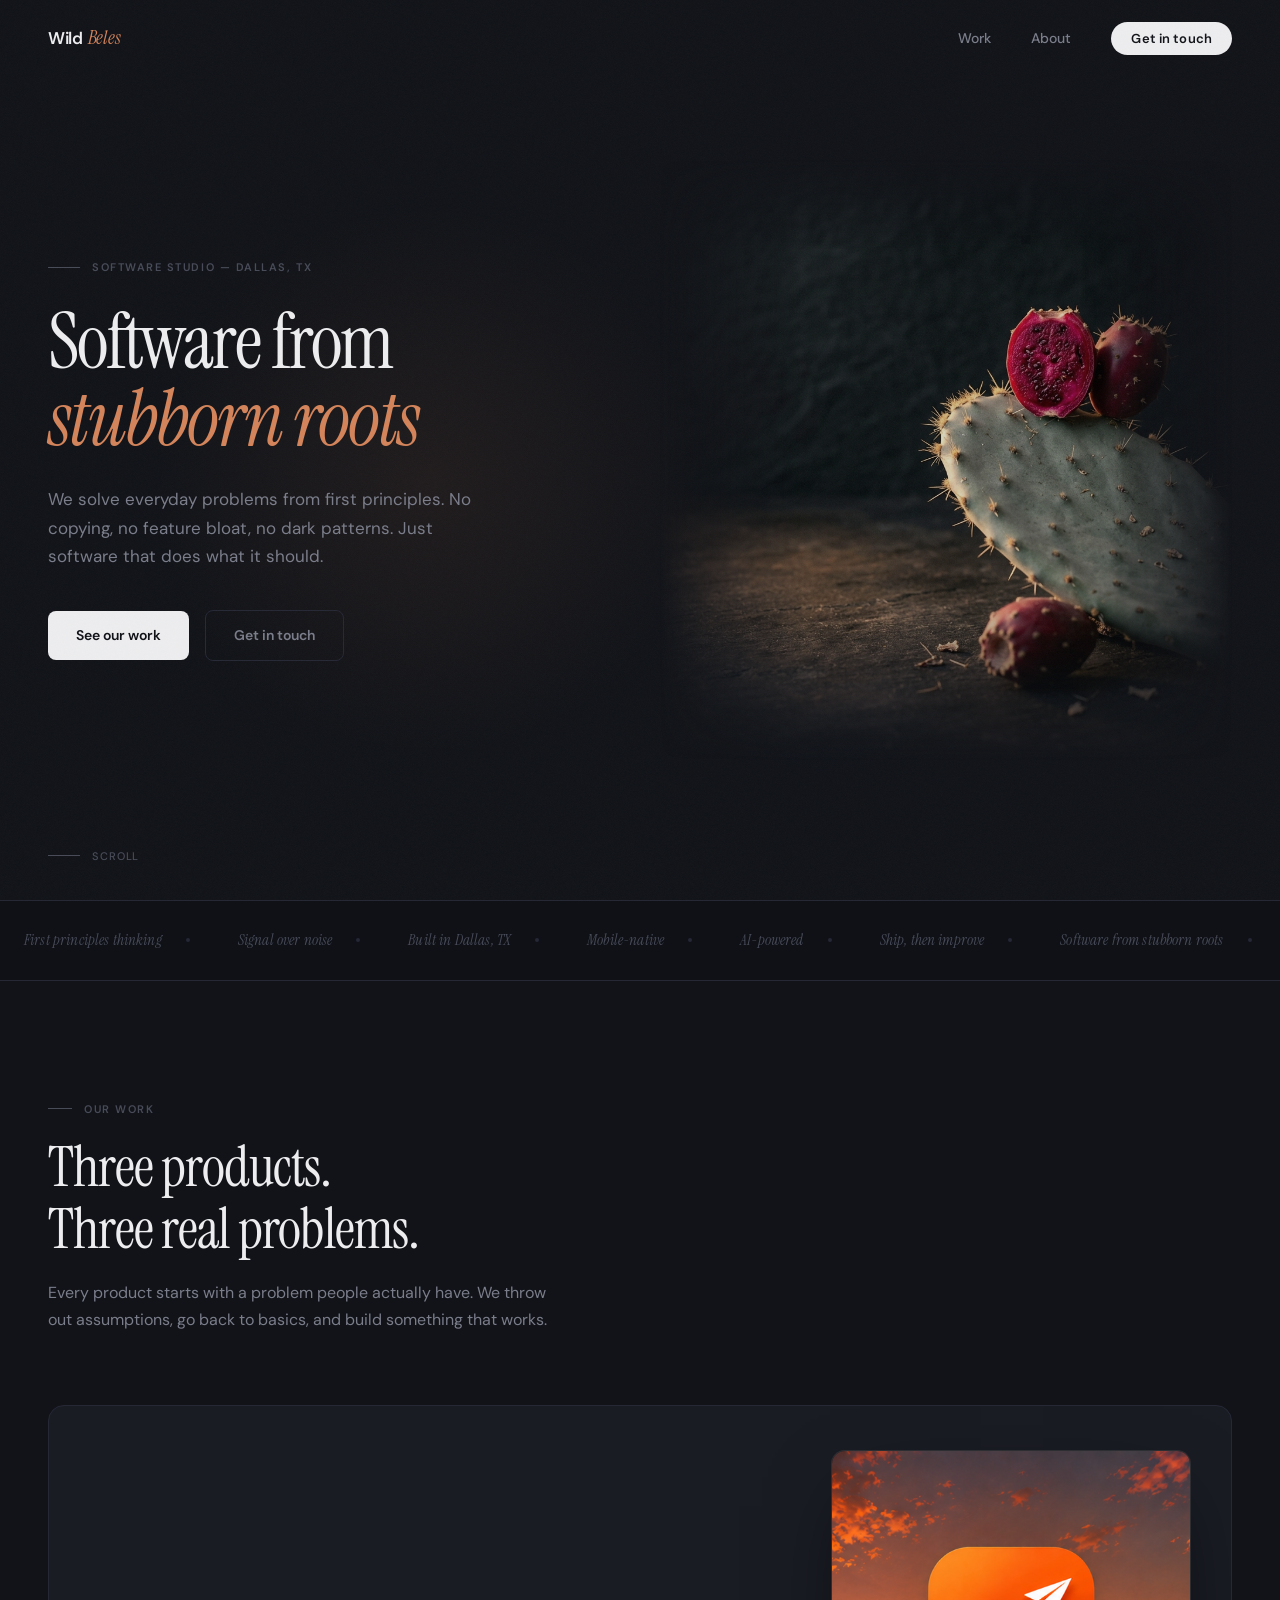
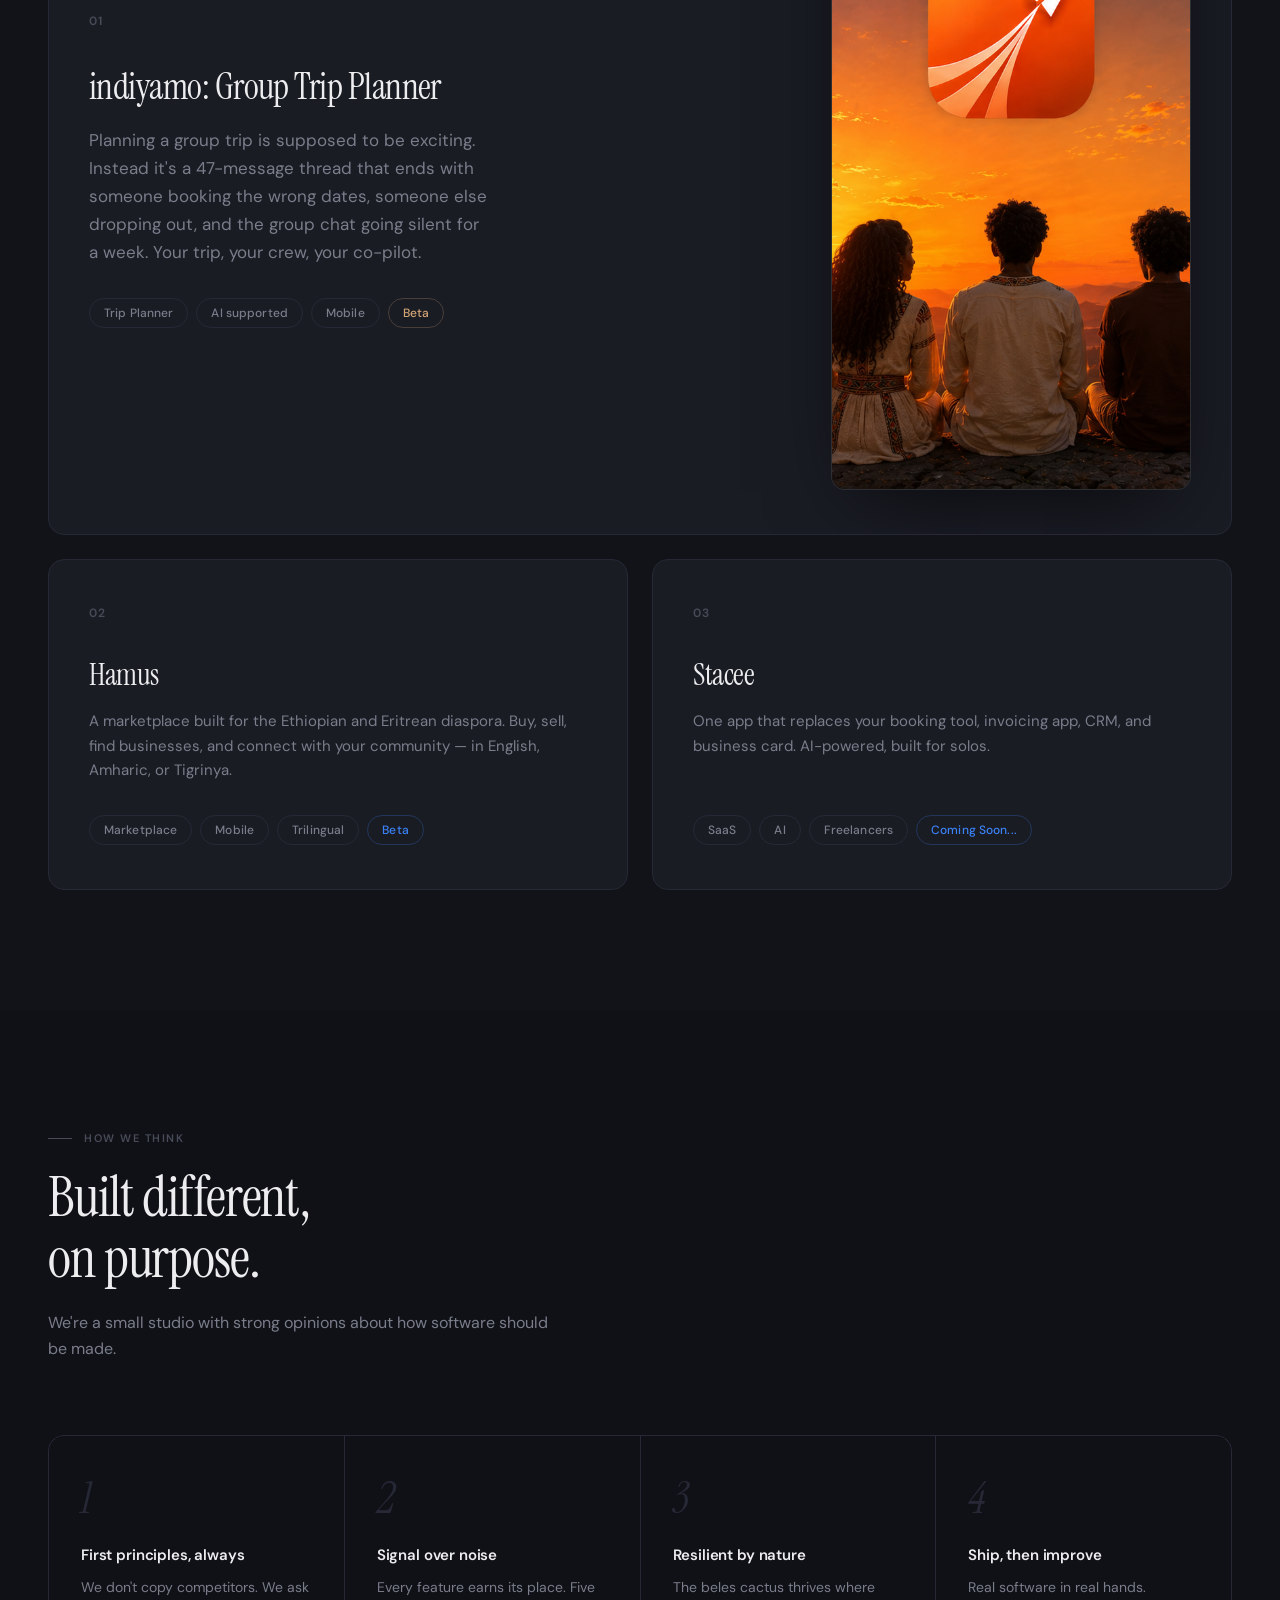
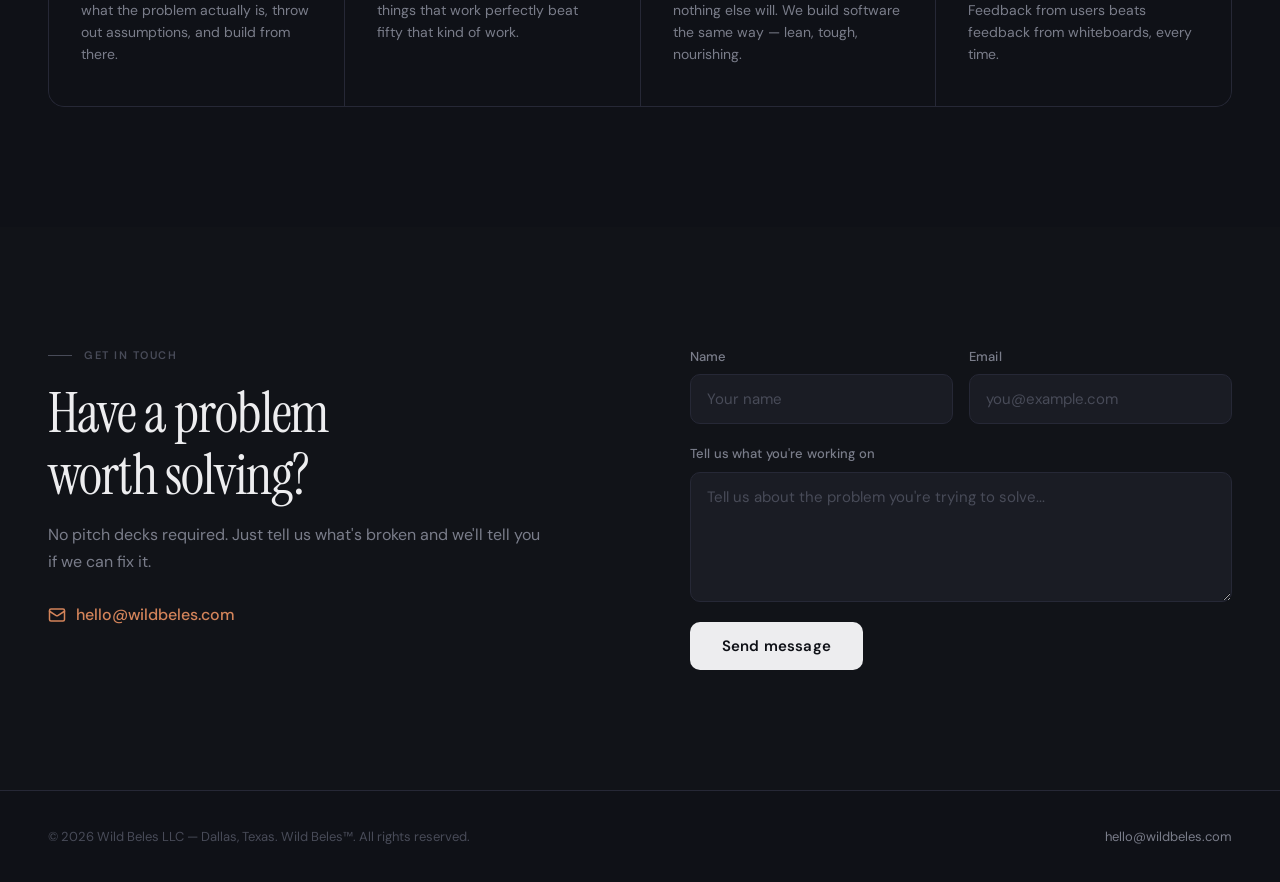
<file: index.html>
<!DOCTYPE html>
<html lang="en">
<head>
  <meta charset="UTF-8">
  <meta name="viewport" content="width=device-width, initial-scale=1.0">

  <!-- Primary SEO -->
  <title>Wild Beles — Software Studio in Dallas, TX | First Principles Software Development</title>
  <meta name="description" content="Wild Beles is a Dallas-based software studio that builds products from first principles. Creators of Hamus (diaspora marketplace), Stacee (freelancer toolkit), and Battery Heroes (on-demand car battery service in DFW).">
  <meta name="keywords" content="software studio Dallas, software development Texas, Wild Beles, Hamus marketplace, Stacee freelancer app, Battery Heroes DFW, first principles software, mobile app development Dallas, SaaS development">
  <link rel="canonical" href="https://wildbeles.com">
  <meta name="robots" content="index, follow, max-image-preview:large, max-snippet:-1, max-video-preview:-1">
  <meta name="author" content="Wild Beles LLC">
  <meta name="geo.region" content="US-TX">
  <meta name="geo.placename" content="Dallas">

  <!-- Open Graph -->
  <meta property="og:title" content="Wild Beles — Software from stubborn roots">
  <meta property="og:description" content="A Dallas-based software studio that solves everyday problems from first principles. Creators of Hamus, Stacee, and Battery Heroes.">
  <meta property="og:type" content="website">
  <meta property="og:url" content="https://wildbeles.com">
  <meta property="og:image" content="https://wildbeles.com/og-image.png">
  <meta property="og:image:width" content="1200">
  <meta property="og:image:height" content="630">
  <meta property="og:image:alt" content="Wild Beles — Software from stubborn roots. A prickly pear cactus with vibrant fruit on a dark background.">
  <meta property="og:site_name" content="Wild Beles">
  <meta property="og:locale" content="en_US">

  <!-- Twitter / X -->
  <meta name="twitter:card" content="summary_large_image">
  <meta name="twitter:title" content="Wild Beles — Software from stubborn roots">
  <meta name="twitter:description" content="A Dallas-based software studio that solves everyday problems from first principles.">
  <meta name="twitter:image" content="https://wildbeles.com/og-image.png">
  <meta name="twitter:image:alt" content="Wild Beles — Software from stubborn roots">
  <meta name="twitter:site" content="@wildbeles">

  <!-- Favicon -->
  <link rel="icon" type="image/png" href="indiyamo/assets/icon.png">
  <link rel="apple-touch-icon" href="indiyamo/assets/icon.png">

  <!-- Structured Data — Organization -->
  <script type="application/ld+json">
  {
    "@context": "https://schema.org",
    "@type": "Organization",
    "name": "Wild Beles",
    "legalName": "Wild Beles LLC",
    "url": "https://wildbeles.com",
    "logo": "https://wildbeles.com/og-image.png",
    "description": "A software studio that builds products from first principles. Based in Dallas, TX.",
    "foundingDate": "2025",
    "address": {
      "@type": "PostalAddress",
      "addressLocality": "Dallas",
      "addressRegion": "TX",
      "addressCountry": "US"
    },
    "contactPoint": {
      "@type": "ContactPoint",
      "email": "hello@wildbeles.com",
      "contactType": "customer service"
    },
    "sameAs": [
      "https://twitter.com/wildbeles",
      "https://instagram.com/wildbeles",
      "https://linkedin.com/company/wildbeles",
      "https://tiktok.com/@wildbeles"
    ]
  }
  </script>

  <!-- Structured Data — WebSite (enables sitelinks search) -->
  <script type="application/ld+json">
  {
    "@context": "https://schema.org",
    "@type": "WebSite",
    "name": "Wild Beles",
    "url": "https://wildbeles.com"
  }
  </script>

  <!-- Structured Data — Products -->
  <script type="application/ld+json">
  [
    {
      "@context": "https://schema.org",
      "@type": "SoftwareApplication",
      "name": "Hamus",
      "applicationCategory": "MarketplaceApplication",
      "operatingSystem": "iOS, Android",
      "description": "A marketplace built for the Ethiopian and Eritrean diaspora. Buy, sell, find businesses, and connect with your community in English, Amharic, or Tigrinya.",
      "offers": { "@type": "Offer", "price": "0", "priceCurrency": "USD" },
      "creator": { "@type": "Organization", "name": "WildBeles" }
    },
    {
      "@context": "https://schema.org",
      "@type": "SoftwareApplication",
      "name": "Stacee",
      "applicationCategory": "BusinessApplication",
      "operatingSystem": "Web",
      "description": "All-in-one AI-powered tool for freelancers. Booking, invoicing, CRM, and digital business card in a single app.",
      "offers": { "@type": "Offer", "price": "0", "priceCurrency": "USD" },
      "creator": { "@type": "Organization", "name": "WildBeles" }
    },
    {
      "@context": "https://schema.org",
      "@type": "SoftwareApplication",
      "name": "indiyamo: Group Trip Planner",
      "applicationCategory": "Application",
      "description": "Planning a group trip is supposed to be exciting. Instead it's a 47-message thread that ends with someone booking the wrong dates, someone else dropping out, and the group chat going silent for a week.Your trip, your crew, your co-pilot.",
      "operatingSystem": "iOS, Android",
      "offers": { "@type": "Offer", "price": "0", "priceCurrency": "USD" },
      "creator": { "@type": "Organization", "name": "WildBeles" }
    }
  ]
  </script>

  <link rel="preconnect" href="https://fonts.googleapis.com">
  <link rel="preconnect" href="https://fonts.gstatic.com" crossorigin>
  <link href="https://fonts.googleapis.com/css2?family=Instrument+Serif:ital@0;1&family=DM+Sans:ital,opsz,wght@0,9..40,400;0,9..40,500;0,9..40,600;1,9..40,400&display=swap" rel="stylesheet">

  <style>
    *, *::before, *::after {
      margin: 0;
      padding: 0;
      box-sizing: border-box;
    }

    :root {
      --obsidian: #0F1117;
      --deep-charcoal: #111318;
      --elevated: #1A1C24;
      --elevated-2: #22242E;
      --border-dark: #262836;
      --warm-gray: #7A7D8A;
      --muted: #484B58;
      --soft-white: #EDEDEF;
      --signal-blue: #3B82F6;
      --signal-blue-bright: #60A5FA;
      --signal-blue-glow: rgba(59, 130, 246, 0.15);
      --success: #22C55E;
      --terracotta: #D4845A;
      --terracotta-dim: rgba(212, 132, 90, 0.12);
      --sand: #D4A574;
      --serif: 'Instrument Serif', Georgia, serif;
      --sans: 'DM Sans', -apple-system, BlinkMacSystemFont, 'Segoe UI', sans-serif;
    }

    html {
      scroll-behavior: smooth;
      font-size: 16px;
      overflow-x: hidden;
    }

    body {
      font-family: var(--sans);
      background: var(--deep-charcoal);
      color: var(--soft-white);
      line-height: 1.5;
      -webkit-font-smoothing: antialiased;
      -moz-osx-font-smoothing: grayscale;
      cursor: default;
    }

    /* Film grain */
    .grain {
      position: fixed;
      inset: 0;
      z-index: 200;
      pointer-events: none;
      opacity: 0.03;
      background-image: url("data:image/svg+xml,%3Csvg viewBox='0 0 512 512' xmlns='http://www.w3.org/2000/svg'%3E%3Cfilter id='n'%3E%3CfeTurbulence type='fractalNoise' baseFrequency='0.75' numOctaves='4' stitchTiles='stitch'/%3E%3C/filter%3E%3Crect width='100%25' height='100%25' filter='url(%23n)'/%3E%3C/svg%3E");
      background-size: 256px;
    }

    a {
      color: inherit;
      text-decoration: none;
    }

    /* ==================== CUSTOM CURSOR (desktop) ==================== */

    .cursor-dot {
      width: 8px;
      height: 8px;
      background: var(--terracotta);
      border-radius: 50%;
      position: fixed;
      pointer-events: none;
      z-index: 300;
      mix-blend-mode: difference;
      transition: transform 0.15s ease, opacity 0.3s ease;
      opacity: 0;
    }

    .cursor-dot.visible { opacity: 1; }
    .cursor-dot.hovering { transform: scale(4); }

    /* ==================== NAV ==================== */

    nav {
      position: fixed;
      top: 0;
      left: 0;
      right: 0;
      z-index: 100;
      padding: 24px 48px;
      display: flex;
      justify-content: space-between;
      align-items: center;
      transition: background 0.4s ease, padding 0.4s ease;
    }

    nav.scrolled {
      background: rgba(17, 19, 24, 0.9);
      backdrop-filter: blur(24px);
      -webkit-backdrop-filter: blur(24px);
      padding: 16px 48px;
    }

    .nav-logo {
      display: inline-flex;
      align-items: baseline;
      gap: 5px;
      position: relative;
    }

    .nav-logo .logo-wild {
      font-family: var(--sans);
      font-size: 17px;
      font-weight: 600;
      letter-spacing: -0.02em;
      color: var(--soft-white);
    }

    .nav-logo .logo-beles {
      font-family: var(--serif);
      font-size: 19px;
      font-style: italic;
      letter-spacing: -0.01em;
      color: var(--terracotta);
    }

    .nav-links {
      display: flex;
      gap: 40px;
      align-items: center;
      list-style: none;
    }

    .nav-links a {
      font-size: 14px;
      font-weight: 500;
      color: var(--warm-gray);
      transition: color 0.25s ease;
      letter-spacing: 0.005em;
      position: relative;
    }

    .nav-links a::after {
      content: '';
      position: absolute;
      bottom: -4px;
      left: 0;
      width: 0;
      height: 1px;
      background: var(--soft-white);
      transition: width 0.3s ease;
    }

    .nav-links a:hover {
      color: var(--soft-white);
    }

    .nav-links a:hover::after {
      width: 100%;
    }

    .nav-links .nav-cta {
      color: var(--deep-charcoal);
      background: var(--soft-white);
      padding: 8px 20px;
      border-radius: 100px;
      font-weight: 600;
      font-size: 13px;
      letter-spacing: 0.01em;
      transition: background 0.25s ease, transform 0.2s ease;
    }

    .nav-links .nav-cta::after { display: none; }

    .nav-links .nav-cta:hover {
      background: white;
      color: var(--obsidian);
      transform: translateY(-1px);
    }

    /* Mobile toggle */
    .nav-toggle {
      display: none;
      background: none;
      border: none;
      cursor: pointer;
      padding: 8px;
      z-index: 101;
    }

    .nav-toggle span {
      display: block;
      width: 24px;
      height: 2px;
      background: var(--soft-white);
      margin: 6px 0;
      transition: transform 0.3s ease, opacity 0.3s ease;
      border-radius: 1px;
    }

    .nav-toggle.active span:nth-child(1) { transform: rotate(45deg) translate(5.5px, 5.5px); }
    .nav-toggle.active span:nth-child(2) { opacity: 0; }
    .nav-toggle.active span:nth-child(3) { transform: rotate(-45deg) translate(5.5px, -5.5px); }

    /* ==================== HERO ==================== */

    .hero {
      min-height: 100vh;
      display: grid;
      grid-template-columns: 1fr 1fr;
      align-items: center;
      position: relative;
      padding: 100px 48px 80px;
      overflow: hidden;
      gap: 40px;
    }

    .hero-bg {
      position: absolute;
      inset: 0;
      pointer-events: none;
    }

    .hero-bg-glow-1 {
      position: absolute;
      width: 600px;
      height: 600px;
      border-radius: 50%;
      background: radial-gradient(circle, rgba(212, 132, 90, 0.08) 0%, transparent 65%);
      top: 20%;
      left: 10%;
      animation: glowDrift1 12s ease-in-out infinite;
    }

    .hero-bg-glow-2 {
      position: absolute;
      width: 400px;
      height: 400px;
      border-radius: 50%;
      background: radial-gradient(circle, rgba(59, 130, 246, 0.04) 0%, transparent 60%);
      bottom: 10%;
      right: 20%;
      animation: glowDrift2 10s ease-in-out infinite;
    }

    .hero-content {
      position: relative;
      z-index: 1;
      max-width: 640px;
    }

    .hero-overline {
      font-size: 11px;
      font-weight: 600;
      letter-spacing: 0.14em;
      text-transform: uppercase;
      color: var(--muted);
      margin-bottom: 28px;
      display: flex;
      align-items: center;
      gap: 12px;
      opacity: 0;
      animation: fadeUp 0.7s ease forwards;
      animation-delay: 0.5s;
    }

    .hero-overline::before {
      content: '';
      width: 32px;
      height: 1px;
      background: var(--muted);
    }

    .hero-title {
      font-family: var(--serif);
      font-size: clamp(52px, 6vw, 88px);
      font-weight: 400;
      line-height: 1.0;
      letter-spacing: -0.025em;
      color: var(--soft-white);
      margin-bottom: 28px;
      opacity: 0;
      animation: fadeUp 0.8s ease forwards;
      animation-delay: 0.65s;
    }

    .hero-title em {
      font-style: italic;
      color: var(--terracotta);
      position: relative;
      display: inline-block;
    }

    .hero-subtitle {
      font-size: 17px;
      font-weight: 400;
      line-height: 1.65;
      color: var(--warm-gray);
      max-width: 440px;
      opacity: 0;
      animation: fadeUp 0.7s ease forwards;
      animation-delay: 0.85s;
    }

    .hero-cta {
      margin-top: 40px;
      display: flex;
      gap: 16px;
      align-items: center;
      opacity: 0;
      animation: fadeUp 0.7s ease forwards;
      animation-delay: 1.0s;
    }

    .hero-cta a {
      font-size: 14px;
      font-weight: 600;
      padding: 14px 28px;
      border-radius: 8px;
      transition: all 0.25s ease;
    }

    .hero-cta-primary {
      background: var(--soft-white);
      color: var(--obsidian);
    }

    .hero-cta-primary:hover {
      background: white;
      transform: translateY(-2px);
      box-shadow: 0 8px 32px rgba(237, 237, 239, 0.15);
    }

    .hero-cta-secondary {
      color: var(--warm-gray);
      border: 1px solid var(--border-dark);
    }

    .hero-cta-secondary:hover {
      color: var(--soft-white);
      border-color: var(--muted);
    }

    /* Hero right — Beles illustration */
    .hero-visual {
      position: relative;
      z-index: 1;
      display: flex;
      align-items: center;
      justify-content: center;
      opacity: 0;
      animation: fadeIn 1.2s ease forwards;
      animation-delay: 0.8s;
    }

    .beles-photo {
      width: 100%;
      max-width: 580px;
      height: 600px;
      object-fit: cover;
      object-position: center;
      border-radius: 0;
      filter: brightness(0.85) saturate(0.8);
      mask-image:
        linear-gradient(to right, transparent 0%, black 25%, black 75%, transparent 100%),
        linear-gradient(to bottom, transparent 0%, black 15%, black 75%, transparent 100%);
      mask-composite: intersect;
      -webkit-mask-image:
        linear-gradient(to right, transparent 0%, black 25%, black 75%, transparent 100%),
        linear-gradient(to bottom, transparent 0%, black 15%, black 75%, transparent 100%);
      -webkit-mask-composite: source-in;
    }

    .hero-scroll-hint {
      position: absolute;
      bottom: 36px;
      left: 48px;
      display: flex;
      align-items: center;
      gap: 12px;
      color: var(--muted);
      font-size: 11px;
      font-weight: 500;
      letter-spacing: 0.08em;
      text-transform: uppercase;
      opacity: 0;
      animation: fadeIn 0.8s ease forwards;
      animation-delay: 1.4s;
    }

    .scroll-line {
      width: 32px;
      height: 1px;
      background: var(--muted);
      position: relative;
      overflow: hidden;
    }

    .scroll-line::after {
      content: '';
      position: absolute;
      top: 0;
      left: -100%;
      width: 100%;
      height: 100%;
      background: var(--soft-white);
      animation: scrollSlide 2.5s ease-in-out infinite;
    }

    /* ==================== MARQUEE ==================== */

    .marquee-wrapper {
      overflow: hidden;
      padding: 28px 0;
      border-top: 1px solid var(--border-dark);
      border-bottom: 1px solid var(--border-dark);
      background: var(--obsidian);
    }

    .marquee {
      display: flex;
      width: max-content;
      animation: marquee 30s linear infinite;
    }

    .marquee-item {
      display: flex;
      align-items: center;
      gap: 24px;
      padding: 0 24px;
      white-space: nowrap;
    }

    .marquee-text {
      font-family: var(--serif);
      font-size: 15px;
      font-style: italic;
      color: var(--muted);
      letter-spacing: 0.01em;
    }

    .marquee-dot {
      width: 4px;
      height: 4px;
      border-radius: 50%;
      background: var(--border-dark);
      flex-shrink: 0;
    }

    /* ==================== SECTION SHARED ==================== */

    section {
      padding: 120px 48px;
      position: relative;
    }

    .section-label {
      font-size: 11px;
      font-weight: 600;
      letter-spacing: 0.14em;
      text-transform: uppercase;
      color: var(--muted);
      margin-bottom: 20px;
      display: flex;
      align-items: center;
      gap: 12px;
    }

    .section-label::before {
      content: '';
      width: 24px;
      height: 1px;
      background: var(--muted);
    }

    .section-title {
      font-family: var(--serif);
      font-size: clamp(34px, 4.5vw, 56px);
      font-weight: 400;
      line-height: 1.1;
      letter-spacing: -0.02em;
      margin-bottom: 20px;
    }

    .section-desc {
      font-size: 16px;
      color: var(--warm-gray);
      max-width: 500px;
      line-height: 1.65;
    }

    /* ==================== WORK ==================== */

    .work {
      background: var(--deep-charcoal);
      position: relative;
    }

    .work-header {
      max-width: 1200px;
      margin: 0 auto 72px;
    }

    .work-grid {
      max-width: 1200px;
      margin: 0 auto;
      display: grid;
      grid-template-columns: 1fr 1fr;
      gap: 24px;
    }

    .work-card {
      background: var(--elevated);
      border: 1px solid var(--border-dark);
      border-radius: 16px;
      padding: 44px 40px;
      transition: border-color 0.4s ease, transform 0.4s cubic-bezier(0.2, 0, 0, 1), box-shadow 0.4s ease;
      display: flex;
      flex-direction: column;
      position: relative;
      overflow: hidden;
    }

    a.work-card {
      cursor: pointer;
    }

    a.work-card:focus-visible {
      outline: 2px solid var(--terracotta);
      outline-offset: 4px;
    }

    .work-card:first-child {
      grid-column: 1 / -1;
      display: grid;
      grid-template-columns: 1fr 1fr;
      gap: 40px;
      align-items: center;
    }

    .work-card__content {
      position: relative;
      z-index: 1;
    }

    .work-card__media {
      position: relative;
      z-index: 1;
      justify-self: end;
      width: min(100%, 360px);
      aspect-ratio: 9 / 16;
      border-radius: 14px;
      overflow: hidden;
      border: 1px solid rgba(237, 237, 239, 0.12);
      box-shadow: 0 28px 80px -28px rgba(0, 0, 0, 0.75);
      background: var(--deep-charcoal);
    }

    .work-card__media img {
      width: 100%;
      height: 100%;
      display: block;
      object-fit: cover;
    }

    .work-card:first-child .card-tagline {
      font-size: 17px;
      max-width: 400px;
    }

    .work-card:first-child .card-name {
      font-size: 36px;
    }

    .work-card::before {
      content: '';
      position: absolute;
      inset: 0;
      background: radial-gradient(ellipse at top left, var(--terracotta-dim), transparent 50%);
      opacity: 0;
      transition: opacity 0.5s ease;
      pointer-events: none;
    }

    .work-card:nth-child(2)::before {
      background: radial-gradient(ellipse at top left, var(--signal-blue-glow), transparent 50%);
    }

    .work-card:hover {
      border-color: var(--muted);
      transform: translateY(-4px);
      box-shadow: 0 24px 64px -16px rgba(0, 0, 0, 0.5);
    }

    .work-card:hover::before {
      opacity: 1;
    }

    .work-card:hover .card-arrow {
      transform: translate(3px, -3px);
      opacity: 1;
    }

    .card-top {
      display: flex;
      justify-content: space-between;
      align-items: flex-start;
      margin-bottom: 28px;
    }

    .card-number {
      font-size: 12px;
      font-weight: 600;
      color: var(--muted);
      letter-spacing: 0.06em;
      font-variant-numeric: tabular-nums;
    }

    .card-arrow {
      width: 20px;
      height: 20px;
      color: var(--warm-gray);
      opacity: 0;
      transform: translate(0, 0);
      transition: all 0.3s ease;
    }

    .card-name {
      font-family: var(--serif);
      font-size: 30px;
      font-weight: 400;
      margin-bottom: 12px;
      letter-spacing: -0.015em;
    }

    .card-tagline {
      font-size: 15px;
      color: var(--warm-gray);
      line-height: 1.65;
      margin-bottom: 32px;
      flex-grow: 1;
    }

    .card-tags {
      display: flex;
      flex-wrap: wrap;
      gap: 8px;
    }

    .card-tag {
      font-size: 12px;
      font-weight: 500;
      padding: 5px 14px;
      border-radius: 100px;
      border: 1px solid var(--border-dark);
      color: var(--warm-gray);
      letter-spacing: 0.01em;
      transition: border-color 0.3s ease;
    }

    .card-tag.status-beta {
      border-color: rgba(59, 130, 246, 0.25);
      color: var(--signal-blue);
    }

    .card-tag.status-soon {
      border-color: rgba(212, 165, 116, 0.25);
      color: var(--sand);
    }

    /* ==================== PRINCIPLES ==================== */

    .principles {
      background: var(--obsidian);
    }

    .principles-container {
      max-width: 1200px;
      margin: 0 auto;
    }

    .principles-header {
      margin-bottom: 72px;
      max-width: 560px;
    }

    .principles-grid {
      display: grid;
      grid-template-columns: repeat(4, 1fr);
      gap: 1px;
      background: var(--border-dark);
      border: 1px solid var(--border-dark);
      border-radius: 16px;
      overflow: hidden;
    }

    .principle {
      padding: 40px 32px;
      background: var(--obsidian);
      position: relative;
      transition: background 0.4s ease;
    }

    .principle:hover {
      background: var(--elevated);
    }

    .principle:hover .principle-number {
      color: var(--terracotta);
    }

    .principle-number {
      font-family: var(--serif);
      font-size: 44px;
      font-style: italic;
      color: var(--border-dark);
      line-height: 1;
      margin-bottom: 24px;
      transition: color 0.4s ease;
    }

    .principle-title {
      font-size: 15px;
      font-weight: 600;
      margin-bottom: 10px;
      letter-spacing: -0.01em;
    }

    .principle-desc {
      font-size: 14px;
      color: var(--warm-gray);
      line-height: 1.6;
    }

    /* ==================== CONTACT ==================== */

    .contact {
      background: var(--deep-charcoal);
    }

    .contact-container {
      max-width: 1200px;
      margin: 0 auto;
      display: grid;
      grid-template-columns: 1fr 1fr;
      gap: 100px;
      align-items: start;
    }

    .contact-left .section-title {
      margin-bottom: 16px;
    }

    .contact-email {
      display: inline-flex;
      align-items: center;
      gap: 10px;
      font-size: 16px;
      color: var(--terracotta);
      margin-top: 28px;
      transition: color 0.25s ease, gap 0.25s ease;
      font-weight: 500;
    }

    .contact-email:hover {
      color: var(--sand);
      gap: 14px;
    }

    .contact-email svg {
      width: 18px;
      height: 18px;
      flex-shrink: 0;
    }

    .contact-form {
      display: flex;
      flex-direction: column;
      gap: 20px;
    }

    .form-row {
      display: grid;
      grid-template-columns: 1fr 1fr;
      gap: 16px;
    }

    .form-group {
      display: flex;
      flex-direction: column;
      gap: 8px;
    }

    .form-group label {
      font-size: 13px;
      font-weight: 500;
      color: var(--warm-gray);
      letter-spacing: 0.01em;
    }

    .form-group input,
    .form-group textarea {
      font-family: var(--sans);
      font-size: 15px;
      padding: 14px 16px;
      background: var(--elevated);
      border: 1px solid var(--border-dark);
      border-radius: 10px;
      color: var(--soft-white);
      outline: none;
      transition: border-color 0.25s ease, box-shadow 0.25s ease, background 0.25s ease;
    }

    .form-group input::placeholder,
    .form-group textarea::placeholder {
      color: var(--muted);
    }

    .form-group input:focus,
    .form-group textarea:focus {
      border-color: var(--terracotta);
      box-shadow: 0 0 0 3px var(--terracotta-dim);
      background: var(--elevated-2);
    }

    .form-group textarea {
      resize: vertical;
      min-height: 130px;
    }

    .form-submit {
      font-family: var(--sans);
      font-size: 15px;
      font-weight: 600;
      padding: 14px 32px;
      background: var(--soft-white);
      color: var(--obsidian);
      border: none;
      border-radius: 10px;
      cursor: pointer;
      transition: all 0.25s ease;
      align-self: flex-start;
      letter-spacing: 0.01em;
    }

    .form-submit:hover {
      background: white;
      transform: translateY(-2px);
      box-shadow: 0 8px 32px rgba(237, 237, 239, 0.12);
    }

    .form-submit:active {
      transform: translateY(0);
      box-shadow: none;
    }

    .form-submit.sent {
      background: var(--success);
      color: white;
      pointer-events: none;
    }

    .form-status {
      font-size: 14px;
      padding: 12px 16px;
      border-radius: 10px;
      display: none;
    }

    .form-status.success {
      display: block;
      background: rgba(34, 197, 94, 0.08);
      border: 1px solid rgba(34, 197, 94, 0.15);
      color: var(--success);
    }

    .form-status.error {
      display: block;
      background: rgba(239, 68, 68, 0.08);
      border: 1px solid rgba(239, 68, 68, 0.15);
      color: #EF4444;
    }

    /* ==================== FOOTER ==================== */

    footer {
      padding: 36px 48px;
      border-top: 1px solid var(--border-dark);
      display: flex;
      justify-content: space-between;
      align-items: center;
      background: var(--obsidian);
    }

    .footer-left {
      font-size: 13px;
      color: var(--muted);
    }

    .footer-right {
      font-size: 13px;
      color: var(--muted);
      display: flex;
      gap: 24px;
    }

    .footer-right a {
      color: var(--warm-gray);
      transition: color 0.2s ease;
    }

    .footer-right a:hover {
      color: var(--soft-white);
    }

    /* ==================== ANIMATIONS ==================== */

    @keyframes fadeUp {
      from { opacity: 0; transform: translateY(20px); }
      to { opacity: 1; transform: translateY(0); }
    }

    @keyframes fadeIn {
      from { opacity: 0; }
      to { opacity: 1; }
    }

    @keyframes scrollSlide {
      0% { left: -100%; }
      50% { left: 100%; }
      100% { left: 100%; }
    }

    @keyframes glowDrift1 {
      0%, 100% { transform: translate(0, 0); }
      50% { transform: translate(30px, -20px); }
    }

    @keyframes glowDrift2 {
      0%, 100% { transform: translate(0, 0); }
      50% { transform: translate(-20px, 15px); }
    }

    @keyframes marquee {
      from { transform: translateX(0); }
      to { transform: translateX(-50%); }
    }

    .reveal {
      opacity: 0;
      transform: translateY(28px);
      transition: opacity 0.7s cubic-bezier(0.4, 0, 0.2, 1), transform 0.7s cubic-bezier(0.4, 0, 0.2, 1);
    }

    .reveal.visible {
      opacity: 1;
      transform: translateY(0);
    }

    /* ==================== RESPONSIVE ==================== */

    @media (max-width: 1024px) {
      .hero {
        grid-template-columns: 1fr;
        text-align: center;
        padding: 140px 32px 80px;
      }

      .hero-content {
        max-width: 600px;
        margin: 0 auto;
      }

      .hero-overline { justify-content: center; }
      .hero-subtitle { margin: 0 auto; }
      .hero-cta { justify-content: center; }

      .hero-visual {
        display: none;
      }

      .hero-title {
        font-size: clamp(44px, 7vw, 72px);
      }

      .hero-scroll-hint {
        left: 50%;
        transform: translateX(-50%);
      }

      .work-card:first-child {
        grid-template-columns: 1fr;
      }

      .work-card__media {
        justify-self: start;
        width: min(100%, 320px);
      }

      .principles-grid {
        grid-template-columns: repeat(2, 1fr);
      }
    }

    @media (max-width: 768px) {
      nav { padding: 16px 24px; }
      nav.scrolled { padding: 12px 24px; }

      .nav-toggle { display: block; }

      .nav-links {
        position: fixed;
        top: 0;
        right: 0;
        width: 100%;
        height: 100vh;
        height: 100dvh;
        background: rgba(15, 17, 23, 0.97);
        backdrop-filter: blur(24px);
        -webkit-backdrop-filter: blur(24px);
        flex-direction: column;
        justify-content: center;
        align-items: center;
        gap: 28px;
        opacity: 0;
        pointer-events: none;
        transition: opacity 0.3s ease;
      }

      .nav-links.open { opacity: 1; pointer-events: all; }

      .nav-links a {
        font-size: 28px;
        font-family: var(--serif);
        color: var(--soft-white);
      }

      .nav-links a::after { display: none; }

      .nav-links .nav-cta {
        font-family: var(--sans);
        font-size: 15px;
        padding: 12px 28px;
      }

      section { padding: 80px 24px; }

      .work-grid {
        grid-template-columns: 1fr;
      }

      .work-card:first-child {
        grid-column: 1;
        grid-template-columns: 1fr;
      }

      .work-card__media {
        width: 100%;
        max-height: 420px;
      }

      .contact-container {
        grid-template-columns: 1fr;
        gap: 48px;
      }

      .form-row {
        grid-template-columns: 1fr;
      }

      .principles-grid {
        grid-template-columns: 1fr;
      }

      footer {
        flex-direction: column;
        gap: 12px;
        text-align: center;
        padding: 28px 24px;
      }

      .cursor-dot { display: none; }
    }

    @media (max-width: 480px) {
      .hero { padding: 120px 20px 60px; }
      .work-card { padding: 32px 24px; }
      .principle { padding: 32px 24px; }
    }

    /* Reduced motion */
    @media (prefers-reduced-motion: reduce) {
      *, *::before, *::after {
        animation-duration: 0.01ms !important;
        transition-duration: 0.01ms !important;
      }
      .marquee { animation: none; }
    }
  </style>
</head>
<body>

  <div class="grain"></div>
  <div class="cursor-dot" id="cursorDot"></div>

  <!-- NAV -->
  <nav id="nav">
    <a href="#" class="nav-logo"><span class="logo-wild">Wild</span><span class="logo-beles">Beles</span></a>
    <button class="nav-toggle" id="navToggle" aria-label="Toggle navigation menu">
      <span></span>
      <span></span>
      <span></span>
    </button>
    <ul class="nav-links" id="navLinks">
      <li><a href="#work">Work</a></li>
      <li><a href="#about">About</a></li>
      <li><a href="#contact" class="nav-cta">Get in touch</a></li>
    </ul>
  </nav>

  <!-- HERO -->
  <section class="hero">
    <div class="hero-bg">
      <div class="hero-bg-glow-1"></div>
      <div class="hero-bg-glow-2"></div>
    </div>

    <div class="hero-content">
      <p class="hero-overline">Software Studio &mdash; Dallas, TX</p>
      <h1 class="hero-title">Software from<br><em>stubborn roots</em></h1>
      <p class="hero-subtitle">We solve everyday problems from first principles. No copying, no feature bloat, no dark patterns. Just software that does what it should.</p>
      <div class="hero-cta">
        <a href="#work" class="hero-cta-primary">See our work</a>
        <a href="#contact" class="hero-cta-secondary">Get in touch</a>
      </div>
    </div>

    <div class="hero-visual">
      <img src="og-image.png" alt="Prickly pear cactus with vibrant magenta fruit — the beles" class="beles-photo">
    </div>

    <div class="hero-scroll-hint">
      <div class="scroll-line"></div>
      <span>Scroll</span>
    </div>
  </section>

  <!-- MARQUEE -->
  <div class="marquee-wrapper">
    <div class="marquee">
      <div class="marquee-item"><span class="marquee-text">First principles thinking</span><span class="marquee-dot"></span></div>
      <div class="marquee-item"><span class="marquee-text">Signal over noise</span><span class="marquee-dot"></span></div>
      <div class="marquee-item"><span class="marquee-text">Built in Dallas, TX</span><span class="marquee-dot"></span></div>
      <div class="marquee-item"><span class="marquee-text">Mobile-native</span><span class="marquee-dot"></span></div>
      <div class="marquee-item"><span class="marquee-text">AI-powered</span><span class="marquee-dot"></span></div>
      <div class="marquee-item"><span class="marquee-text">Ship, then improve</span><span class="marquee-dot"></span></div>
      <div class="marquee-item"><span class="marquee-text">Software from stubborn roots</span><span class="marquee-dot"></span></div>
      <div class="marquee-item"><span class="marquee-text">Resilient by nature</span><span class="marquee-dot"></span></div>
      <!-- Duplicate for seamless loop -->
      <div class="marquee-item"><span class="marquee-text">First principles thinking</span><span class="marquee-dot"></span></div>
      <div class="marquee-item"><span class="marquee-text">Signal over noise</span><span class="marquee-dot"></span></div>
      <div class="marquee-item"><span class="marquee-text">Built in Dallas, TX</span><span class="marquee-dot"></span></div>
      <div class="marquee-item"><span class="marquee-text">Mobile-native</span><span class="marquee-dot"></span></div>
      <div class="marquee-item"><span class="marquee-text">AI-powered</span><span class="marquee-dot"></span></div>
      <div class="marquee-item"><span class="marquee-text">Ship, then improve</span><span class="marquee-dot"></span></div>
      <div class="marquee-item"><span class="marquee-text">Software from stubborn roots</span><span class="marquee-dot"></span></div>
      <div class="marquee-item"><span class="marquee-text">Resilient by nature</span><span class="marquee-dot"></span></div>
    </div>
  </div>

  <!-- WORK -->
  <section class="work" id="work">
    <div class="work-header reveal">
      <p class="section-label">Our work</p>
      <h2 class="section-title">Three products.<br>Three real problems.</h2>
      <p class="section-desc">Every product starts with a problem people actually have. We throw out assumptions, go back to basics, and build something that works.</p>
    </div>

    <div class="work-grid">

      <a class="work-card reveal" href="indiyamo/index.html" aria-label="Open the Indiyamo landing page">
        <div class="work-card__content">
          <div class="card-top">
            <span class="card-number">01</span>
            <svg class="card-arrow" viewBox="0 0 20 20" fill="none" stroke="currentColor" stroke-width="1.5" stroke-linecap="round" stroke-linejoin="round"><path d="M5 15L15 5M15 5H8M15 5V12"/></svg>
          </div>
          <h3 class="card-name">indiyamo: Group Trip Planner</h3>
          <p class="card-tagline">Planning a group trip is supposed to be exciting. Instead it's a 47-message thread that ends with someone booking the wrong dates, someone else dropping out, and the group chat going silent for a week. Your trip, your crew, your co-pilot.</p>
          <div class="card-tags">
            <span class="card-tag">Trip Planner</span>
            <span class="card-tag">AI supported</span>
            <span class="card-tag">Mobile</span>
            <span class="card-tag status-soon">Beta</span>
          </div>
        </div>
        <div class="work-card__media" aria-hidden="true">
          <img src="indiyamo/assets/splash.jpg?v=20260527-real" alt="">
        </div>
      </a>

      <div class="work-card reveal">
        <div class="card-top">
          <span class="card-number">02</span>
          <svg class="card-arrow" viewBox="0 0 20 20" fill="none" stroke="currentColor" stroke-width="1.5" stroke-linecap="round" stroke-linejoin="round"><path d="M5 15L15 5M15 5H8M15 5V12"/></svg>
        </div>
        <h3 class="card-name">Hamus</h3>
        <p class="card-tagline">A marketplace built for the Ethiopian and Eritrean diaspora. Buy, sell, find businesses, and connect with your community &mdash; in English, Amharic, or Tigrinya.</p>
        <div class="card-tags">
          <span class="card-tag">Marketplace</span>
          <span class="card-tag">Mobile</span>
          <span class="card-tag">Trilingual</span>
          <span class="card-tag status-beta">Beta</span>
        </div>
        <div>
          <!-- Future: app screenshots or illustration -->
        </div>
      </div>

      <div class="work-card reveal">
        <div class="card-top">
          <span class="card-number">03</span>
          <svg class="card-arrow" viewBox="0 0 20 20" fill="none" stroke="currentColor" stroke-width="1.5" stroke-linecap="round" stroke-linejoin="round"><path d="M5 15L15 5M15 5H8M15 5V12"/></svg>
        </div>
        <h3 class="card-name">Stacee</h3>
        <p class="card-tagline">One app that replaces your booking tool, invoicing app, CRM, and business card. AI-powered, built for solos.</p>
        <div class="card-tags">
          <span class="card-tag">SaaS</span>
          <span class="card-tag">AI</span>
          <span class="card-tag">Freelancers</span>
          <span class="card-tag status-beta">Coming Soon...</span>
        </div>
      </div>
    </div>
  </section>

  <!-- PRINCIPLES -->
  <section class="principles" id="about">
    <div class="principles-container">
      <div class="principles-header reveal">
        <p class="section-label">How we think</p>
        <h2 class="section-title">Built different,<br>on purpose.</h2>
        <p class="section-desc">We're a small studio with strong opinions about how software should be made.</p>
      </div>

      <div class="principles-grid reveal">
        <div class="principle">
          <div class="principle-number">1</div>
          <h3 class="principle-title">First principles, always</h3>
          <p class="principle-desc">We don't copy competitors. We ask what the problem actually is, throw out assumptions, and build from there.</p>
        </div>

        <div class="principle">
          <div class="principle-number">2</div>
          <h3 class="principle-title">Signal over noise</h3>
          <p class="principle-desc">Every feature earns its place. Five things that work perfectly beat fifty that kind of work.</p>
        </div>

        <div class="principle">
          <div class="principle-number">3</div>
          <h3 class="principle-title">Resilient by nature</h3>
          <p class="principle-desc">The beles cactus thrives where nothing else will. We build software the same way &mdash; lean, tough, nourishing.</p>
        </div>

        <div class="principle">
          <div class="principle-number">4</div>
          <h3 class="principle-title">Ship, then improve</h3>
          <p class="principle-desc">Real software in real hands. Feedback from users beats feedback from whiteboards, every time.</p>
        </div>
      </div>
    </div>
  </section>

  <!-- CONTACT -->
  <section class="contact" id="contact">
    <div class="contact-container">
      <div class="contact-left reveal">
        <p class="section-label">Get in touch</p>
        <h2 class="section-title">Have a problem<br>worth solving?</h2>
        <p class="section-desc">No pitch decks required. Just tell us what's broken and we'll tell you if we can fix it.</p>
        <a href="mailto:hello@wildbeles.com" class="contact-email">
          <svg viewBox="0 0 24 24" fill="none" stroke="currentColor" stroke-width="2" stroke-linecap="round" stroke-linejoin="round">
            <rect x="2" y="4" width="20" height="16" rx="2"/>
            <path d="m22 7-8.97 5.7a1.94 1.94 0 0 1-2.06 0L2 7"/>
          </svg>
          hello@wildbeles.com
        </a>
      </div>

      <form class="contact-form reveal" id="contactForm">
        <div class="form-row">
          <div class="form-group">
            <label for="name">Name</label>
            <input type="text" id="name" name="name" placeholder="Your name" required>
          </div>
          <div class="form-group">
            <label for="email">Email</label>
            <input type="email" id="email" name="email" placeholder="you@example.com" required>
          </div>
        </div>
        <div class="form-group">
          <label for="message">Tell us what you're working on</label>
          <textarea id="message" name="message" placeholder="Tell us about the problem you're trying to solve..." required></textarea>
        </div>
        <button type="submit" class="form-submit" id="formSubmit">Send message</button>
        <div class="form-status" id="formStatus"></div>
      </form>
    </div>
  </section>

  <!-- FOOTER -->
  <footer>
    <div class="footer-left">&copy; 2026 Wild Beles LLC &mdash; Dallas, Texas. Wild Beles&trade;. All rights reserved.</div>
    <div class="footer-right">
      <a href="mailto:hello@wildbeles.com">hello@wildbeles.com</a>
    </div>
  </footer>

  <script>
    // Nav scroll
    const nav = document.getElementById('nav');
    window.addEventListener('scroll', () => {
      nav.classList.toggle('scrolled', window.scrollY > 60);
    });

    // Mobile menu
    const navToggle = document.getElementById('navToggle');
    const navLinks = document.getElementById('navLinks');

    navToggle.addEventListener('click', () => {
      navToggle.classList.toggle('active');
      navLinks.classList.toggle('open');
    });

    navLinks.querySelectorAll('a').forEach(link => {
      link.addEventListener('click', () => {
        navToggle.classList.remove('active');
        navLinks.classList.remove('open');
      });
    });

    // Custom cursor (desktop only)
    const cursor = document.getElementById('cursorDot');
    const isMobile = window.matchMedia('(max-width: 768px)').matches;

    if (!isMobile && !('ontouchstart' in window)) {
      document.addEventListener('mousemove', (e) => {
        cursor.style.left = e.clientX - 4 + 'px';
        cursor.style.top = e.clientY - 4 + 'px';
        if (!cursor.classList.contains('visible')) cursor.classList.add('visible');
      });

      document.querySelectorAll('a, button, .work-card').forEach(el => {
        el.addEventListener('mouseenter', () => cursor.classList.add('hovering'));
        el.addEventListener('mouseleave', () => cursor.classList.remove('hovering'));
      });
    }

    // Scroll reveal with stagger
    const reveals = document.querySelectorAll('.reveal');
    const observer = new IntersectionObserver((entries) => {
      entries.forEach(entry => {
        if (entry.isIntersecting) {
          const siblings = entry.target.parentElement.querySelectorAll('.reveal');
          const index = Array.from(siblings).indexOf(entry.target);
          entry.target.style.transitionDelay = `${index * 0.1}s`;
          entry.target.classList.add('visible');
          observer.unobserve(entry.target);
        }
      });
    }, { threshold: 0.08, rootMargin: '0px 0px -30px 0px' });

    reveals.forEach(el => observer.observe(el));

    // Contact form
    const form = document.getElementById('contactForm');
    const submitBtn = document.getElementById('formSubmit');
    const statusEl = document.getElementById('formStatus');

    form.addEventListener('submit', async (e) => {
      e.preventDefault();

      const name = document.getElementById('name').value;
      const email = document.getElementById('email').value;
      const message = document.getElementById('message').value;

      submitBtn.textContent = 'Sending...';
      submitBtn.disabled = true;

      try {
        const response = await fetch('https://formspree.io/f/YOUR_FORM_ID', {
          method: 'POST',
          headers: { 'Content-Type': 'application/json', 'Accept': 'application/json' },
          body: JSON.stringify({ name, email, message })
        });

        if (response.ok) {
          submitBtn.textContent = 'Sent';
          submitBtn.classList.add('sent');
          statusEl.className = 'form-status success';
          statusEl.textContent = 'Message received. We\'ll be in touch.';
          form.reset();
          setTimeout(() => {
            submitBtn.textContent = 'Send message';
            submitBtn.classList.remove('sent');
            submitBtn.disabled = false;
            statusEl.className = 'form-status';
          }, 4000);
        } else {
          throw new Error('Failed');
        }
      } catch (err) {
        const mailto = `mailto:hello@wildbeles.com?subject=Inquiry from ${encodeURIComponent(name)}&body=${encodeURIComponent(`Name: ${name}\nEmail: ${email}\n\n${message}`)}`;
        window.location.href = mailto;
        submitBtn.textContent = 'Send message';
        submitBtn.disabled = false;
        statusEl.className = 'form-status error';
        statusEl.textContent = 'Opening your email client as fallback.';
        setTimeout(() => { statusEl.className = 'form-status'; }, 4000);
      }
    });
  </script>

</body>
</html>
</file>
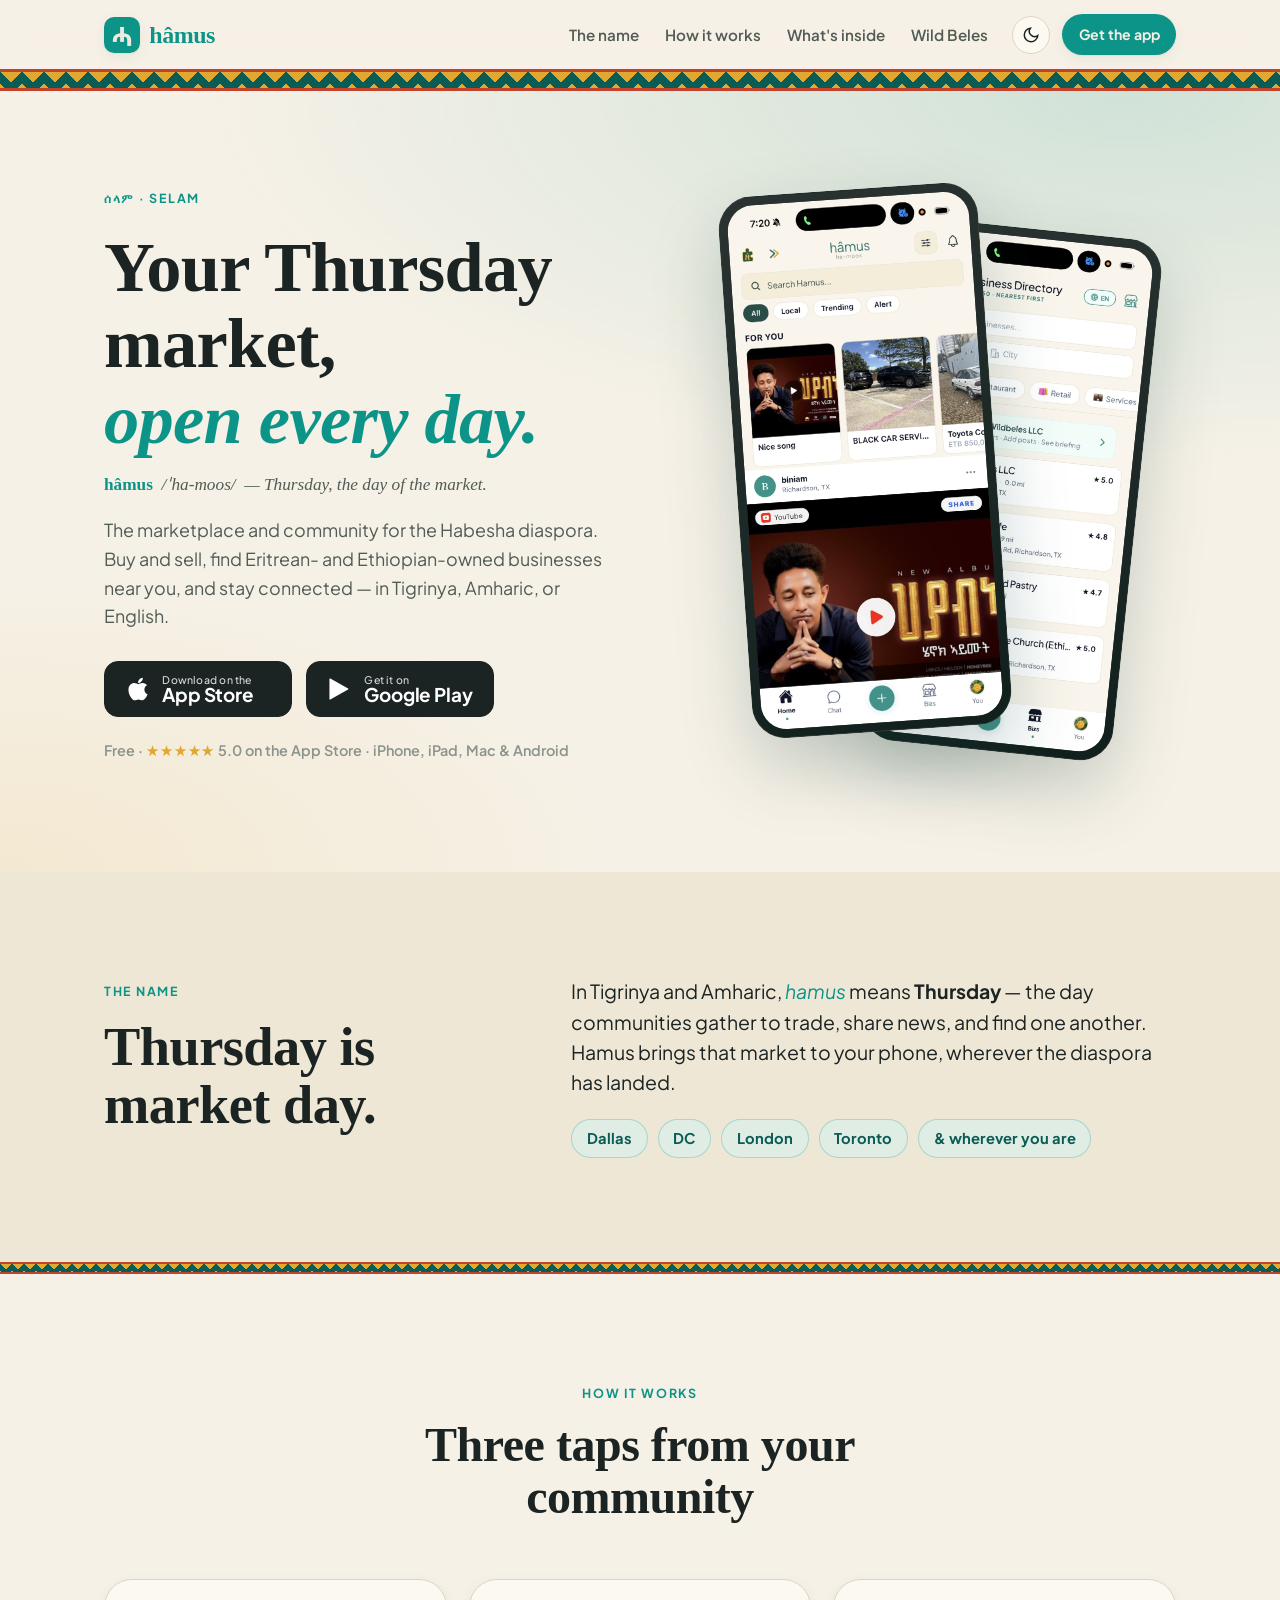
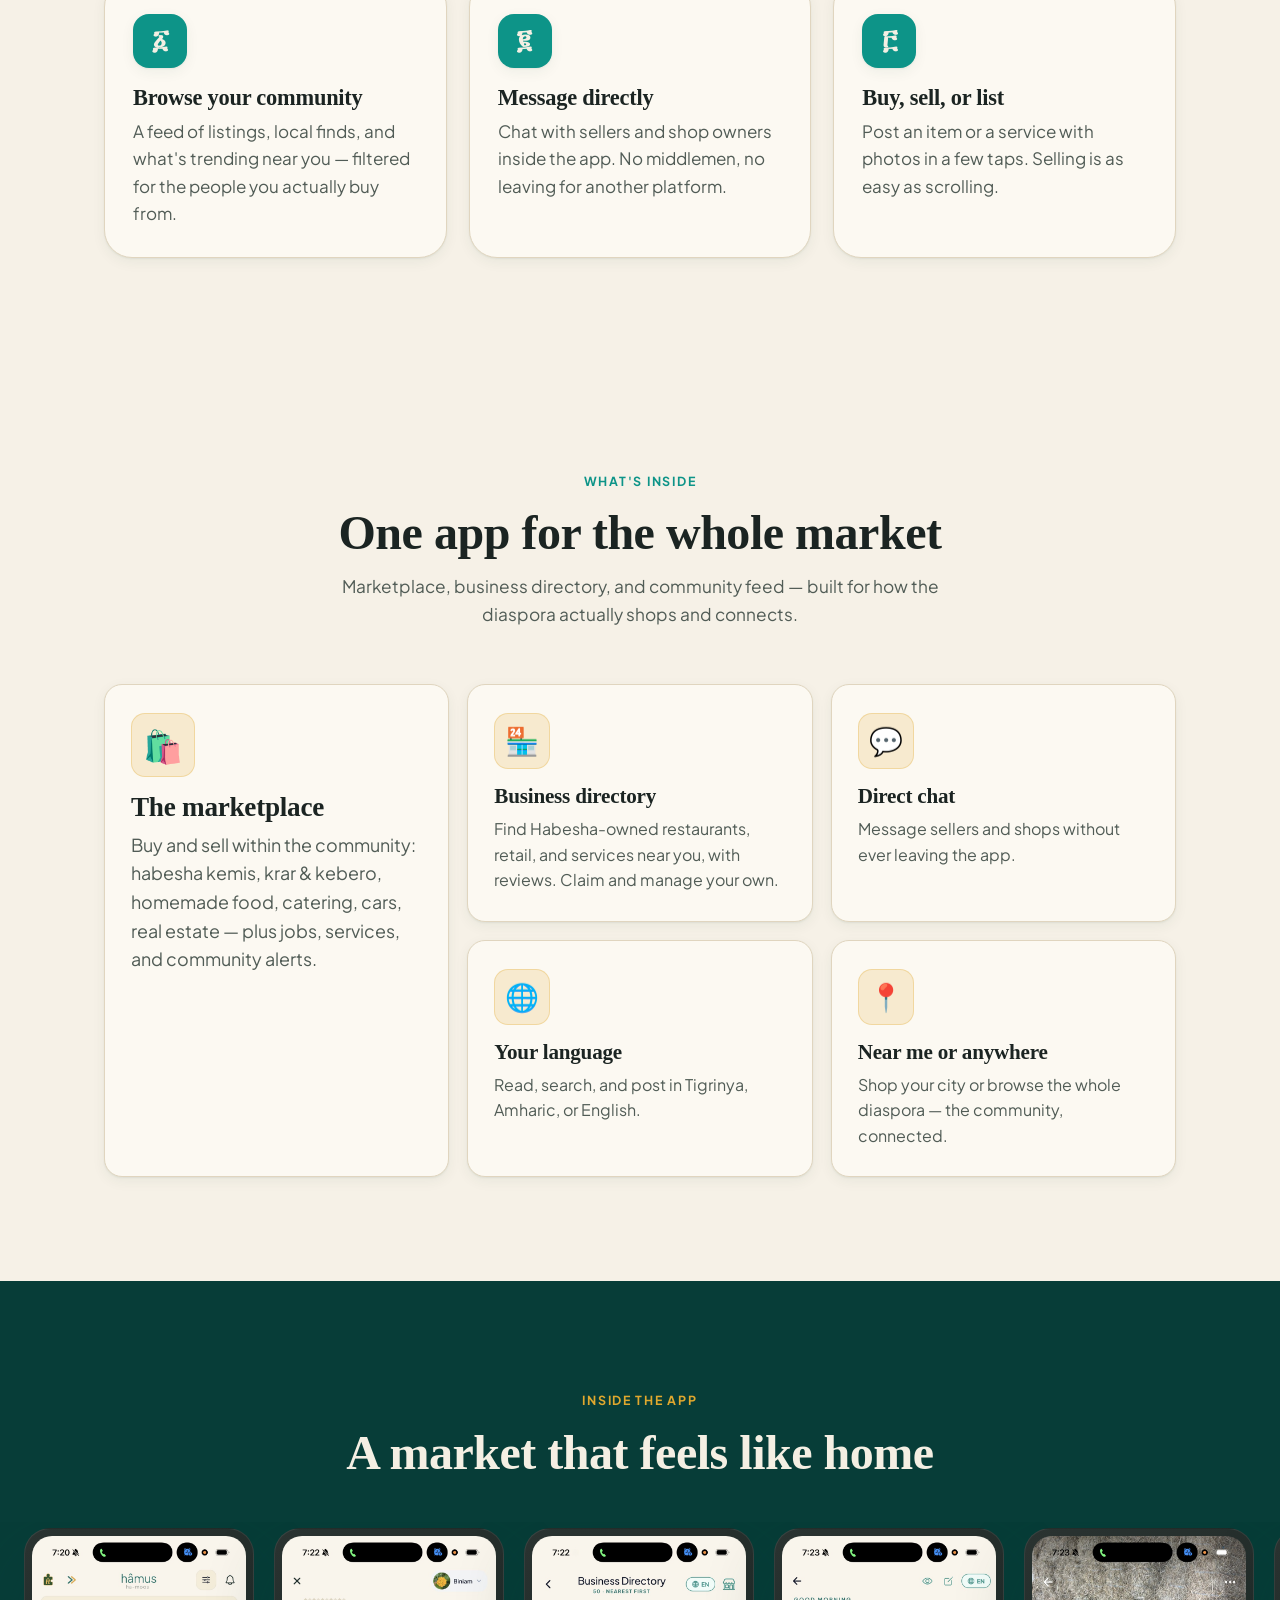
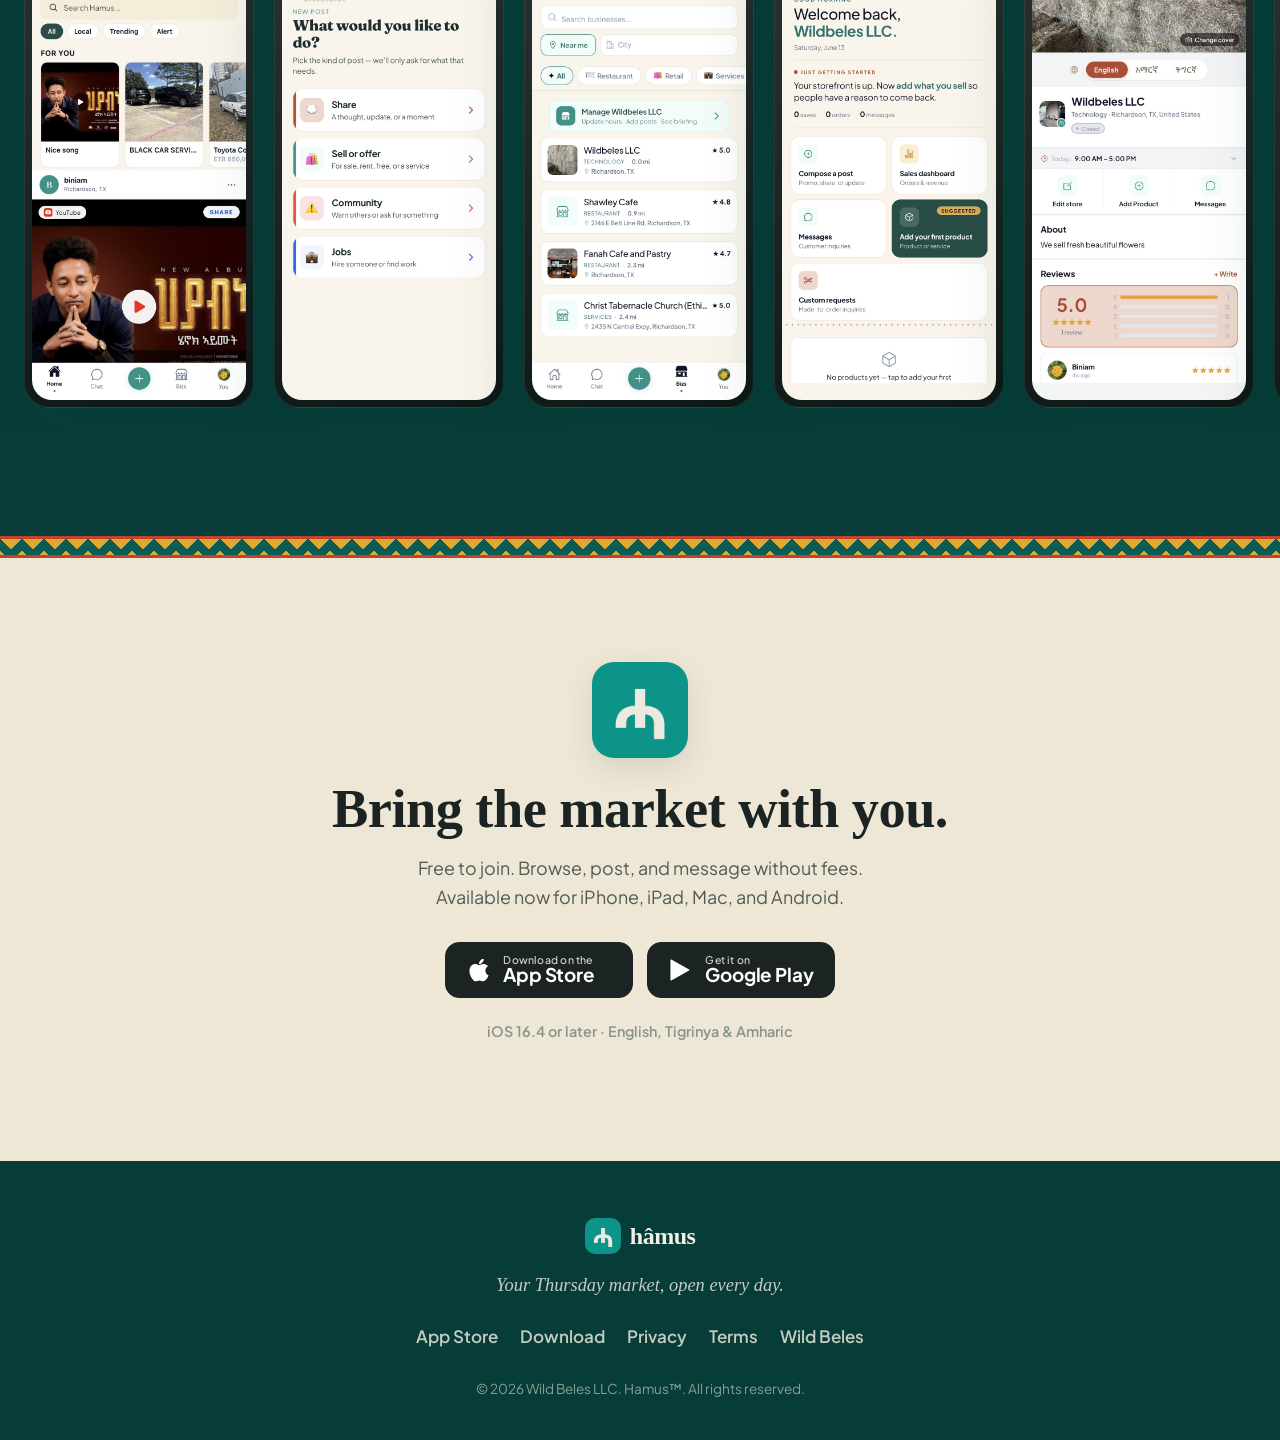
<file: hamus/index.html>
<!DOCTYPE html>
<html lang="en" data-theme="light">
<head>
  <meta charset="UTF-8" />
  <meta name="viewport" content="width=device-width, initial-scale=1.0" />
  <title>Hamus — Your Thursday market, open every day.</title>
  <meta name="description" content="Hamus is the marketplace and community for the Habesha diaspora. Buy and sell, find Eritrean- and Ethiopian-owned businesses near you, and connect in Tigrinya, Amharic, or English. Download free for iOS & Android." />

  <!-- Open Graph -->
  <meta property="og:title" content="Hamus — Your Thursday market, open every day." />
  <meta property="og:description" content="The marketplace and community for the Eritrean & Ethiopian diaspora. Buy, sell, and find Habesha-owned businesses near you. Download for iPhone & Android." />
  <meta property="og:type" content="website" />
  <meta property="og:url" content="https://www.wildbeles.com/hamus/" />
  <meta property="og:image" content="assets/icon.png" />
  <meta name="twitter:card" content="summary_large_image" />
  <link rel="canonical" href="https://www.wildbeles.com/hamus/" />
  <link rel="icon" type="image/png" href="assets/icon.png" />
  <link rel="apple-touch-icon" href="assets/icon.png" />

  <!-- Fonts: Plus Jakarta Sans (body) + Boska (display serif, matches app wordmark) -->
  <link rel="preconnect" href="https://fonts.googleapis.com" />
  <link rel="preconnect" href="https://fonts.gstatic.com" crossorigin />
  <link href="https://fonts.googleapis.com/css2?family=Plus+Jakarta+Sans:ital,wght@0,300..800;1,300..800&display=swap" rel="stylesheet" />
  <link href="https://api.fontshare.com/v2/css?f[]=boska@400,500,600,700&display=swap" rel="stylesheet" />

  <link rel="stylesheet" href="style.css" />
</head>
<body>

  <!-- NAV -->
  <header class="nav" id="nav">
    <div class="nav__inner">
      <a href="#top" class="brand" aria-label="Hamus home">
        <img src="assets/icon.png" alt="" class="brand__mark" width="36" height="36" />
        <span class="brand__name">hâmus</span>
      </a>
      <nav class="nav__links" aria-label="Main navigation">
        <a href="#name">The name</a>
        <a href="#how">How it works</a>
        <a href="#features">What's inside</a>
        <a href="../index.html">Wild Beles</a>
      </nav>
      <div class="nav__actions">
        <button class="theme-toggle" data-theme-toggle aria-label="Switch to dark mode" type="button">
          <svg width="18" height="18" viewBox="0 0 24 24" fill="none" stroke="currentColor" stroke-width="2"><path d="M21 12.79A9 9 0 1 1 11.21 3 7 7 0 0 0 21 12.79z"/></svg>
        </button>
        <a href="#download" class="btn btn--primary btn--sm">Get the app</a>
      </div>
    </div>
  </header>

  <!-- tibeb signature band -->
  <div class="tibeb" role="presentation" aria-hidden="true"></div>

  <!-- HERO -->
  <main id="top">
  <section class="hero">
    <div class="hero__inner">
      <div class="hero__copy">
        <span class="eyebrow"><span lang="am">ሰላም</span> · Selam</span>
        <h1 class="hero__headline">Your Thursday market,<br/><em>open every day.</em></h1>
        <p class="hero__pronounce"><strong>hâmus</strong> &nbsp;/ˈha-moos/&nbsp; — Thursday, the day of the market.</p>
        <p class="hero__sub">The marketplace and community for the Habesha diaspora. Buy and sell, find Eritrean- and Ethiopian-owned businesses near you, and stay connected — in Tigrinya, Amharic, or English.</p>

        <div class="store-row">
          <a class="store-badge" href="https://apps.apple.com/us/app/hamus/id6759566316" aria-label="Download Hamus on the App Store">
            <svg class="store-badge__glyph" viewBox="0 0 384 512" aria-hidden="true"><path fill="currentColor" d="M318.7 268.7c-.2-36.7 16.4-64.4 50-84.8-18.8-26.9-47.2-41.7-84.7-44.6-35.5-2.8-74.3 20.7-88.5 20.7-15 0-49.4-19.7-76.4-19.7C63.3 141.2 4 184.8 4 273.5q0 39.3 14.4 81.2c12.8 36.7 59 126.7 107.2 125.2 25.2-.6 43-17.9 75.8-17.9 31.8 0 48.3 17.9 76.4 17.9 48.6-.7 90.4-82.5 102.6-119.3-65.2-30.7-61.7-90-61.7-91.9zm-56.6-164.2c27.3-32.4 24.8-61.9 24-72.5-24.1 1.4-52 16.4-67.9 34.9-17.5 19.8-27.8 44.3-25.6 71.9 26.1 2 49.9-11.4 69.5-34.3z"/></svg>
            <span class="store-badge__text"><small>Download on the</small><strong>App Store</strong></span>
          </a>
          <a class="store-badge" href="https://play.google.com/store/apps/details?id=app.hamus.wildbeles" aria-label="Get Hamus on Google Play">
            <svg class="store-badge__glyph" viewBox="0 0 512 512" aria-hidden="true"><path fill="currentColor" d="M48 59.5v393c0 6.6 5.4 12 12 12 2.1 0 4.2-.6 6.1-1.6l349.4-196.5c5.8-3.3 7.8-10.6 4.5-16.4-1.1-1.9-2.6-3.5-4.5-4.5L66.1 49.1c-5.8-3.3-13.1-1.2-16.4 4.5-1.1 1.9-1.7 4-1.7 5.9z"/></svg>
            <span class="store-badge__text"><small>Get it on</small><strong>Google Play</strong></span>
          </a>
        </div>

        <p class="hero__trust">Free · <span class="stars" aria-hidden="true">★★★★★</span> 5.0 on the App Store · iPhone, iPad, Mac &amp; Android</p>
      </div>

      <div class="hero__art" aria-hidden="false">
        <div class="phones">
          <figure class="phone phone--back">
            <img src="assets/screen-3.jpg" alt="Hamus business directory listing Habesha-owned restaurants and services near Richardson, Texas with ratings" width="375" height="812" loading="eager" />
          </figure>
          <figure class="phone phone--front">
            <img src="assets/screen-1.jpg" alt="Hamus home feed showing a For You marketplace of local listings, a car service, and a community music post" width="375" height="812" loading="eager" />
          </figure>
        </div>
      </div>
    </div>
  </section>

  <!-- THE NAME -->
  <section class="section name" id="name">
    <div class="container name__grid">
      <div class="name__lead">
        <span class="eyebrow">The name</span>
        <h2>Thursday is market day.</h2>
      </div>
      <div class="name__body">
        <p>In Tigrinya and Amharic, <em>hamus</em> means <strong>Thursday</strong> — the day communities gather to trade, share news, and find one another. Hamus brings that market to your phone, wherever the diaspora has landed.</p>
        <ul class="cities" aria-label="Cities the diaspora calls home">
          <li>Dallas</li><li>DC</li><li>London</li><li>Toronto</li><li>&amp; wherever you are</li>
        </ul>
      </div>
    </div>
  </section>

  <div class="tibeb tibeb--thin" role="presentation" aria-hidden="true"></div>

  <!-- HOW IT WORKS -->
  <section class="section how" id="how">
    <div class="container">
      <div class="section-head">
        <span class="eyebrow">How it works</span>
        <h2>Three taps from your community</h2>
      </div>
      <ol class="steps">
        <li class="step">
          <span class="step__num">፩</span>
          <h3>Browse your community</h3>
          <p>A feed of listings, local finds, and what's trending near you — filtered for the people you actually buy from.</p>
        </li>
        <li class="step">
          <span class="step__num">፪</span>
          <h3>Message directly</h3>
          <p>Chat with sellers and shop owners inside the app. No middlemen, no leaving for another platform.</p>
        </li>
        <li class="step">
          <span class="step__num">፫</span>
          <h3>Buy, sell, or list</h3>
          <p>Post an item or a service with photos in a few taps. Selling is as easy as scrolling.</p>
        </li>
      </ol>
    </div>
  </section>

  <!-- WHAT'S INSIDE / FEATURES -->
  <section class="section features" id="features">
    <div class="container">
      <div class="section-head">
        <span class="eyebrow">What's inside</span>
        <h2>One app for the whole market</h2>
        <p class="section-sub">Marketplace, business directory, and community feed — built for how the diaspora actually shops and connects.</p>
      </div>
      <div class="feature-grid">
        <article class="feature feature--wide">
          <div class="feature__icon" aria-hidden="true">🛍️</div>
          <h3>The marketplace</h3>
          <p>Buy and sell within the community: habesha kemis, krar &amp; kebero, homemade food, catering, cars, real estate — plus jobs, services, and community alerts.</p>
        </article>
        <article class="feature">
          <div class="feature__icon" aria-hidden="true">🏪</div>
          <h3>Business directory</h3>
          <p>Find Habesha-owned restaurants, retail, and services near you, with reviews. Claim and manage your own.</p>
        </article>
        <article class="feature">
          <div class="feature__icon" aria-hidden="true">💬</div>
          <h3>Direct chat</h3>
          <p>Message sellers and shops without ever leaving the app.</p>
        </article>
        <article class="feature">
          <div class="feature__icon" aria-hidden="true">🌐</div>
          <h3>Your language</h3>
          <p>Read, search, and post in Tigrinya, Amharic, or English.</p>
        </article>
        <article class="feature">
          <div class="feature__icon" aria-hidden="true">📍</div>
          <h3>Near me or anywhere</h3>
          <p>Shop your city or browse the whole diaspora — the community, connected.</p>
        </article>
      </div>
    </div>
  </section>

  <!-- SCREENSHOTS -->
  <section class="section shots" id="shots" aria-label="Screenshots from the Hamus app">
    <div class="shots__head container">
      <span class="eyebrow">Inside the app</span>
      <h2>A market that feels like home</h2>
    </div>
    <div class="shots__rail" role="list">
      <figure class="shot" role="listitem"><img src="assets/screen-1.jpg" alt="Hamus home feed with For You listings and a community post" loading="lazy" width="375" height="812" /></figure>
      <figure class="shot" role="listitem"><img src="assets/screen-2.jpg" alt="Hamus new-post screen offering Share, Sell or offer, Community alert, and Jobs post types" loading="lazy" width="375" height="812" /></figure>
      <figure class="shot" role="listitem"><img src="assets/screen-3.jpg" alt="Hamus business directory with nearby Habesha-owned businesses and ratings" loading="lazy" width="375" height="812" /></figure>
      <figure class="shot" role="listitem"><img src="assets/screen-4.jpg" alt="Hamus seller dashboard with compose post, sales, messages, and add product" loading="lazy" width="375" height="812" /></figure>
      <figure class="shot" role="listitem"><img src="assets/screen-5.jpg" alt="A Hamus business profile with reviews and an English, Amharic, and Tigrinya language toggle" loading="lazy" width="375" height="812" /></figure>
      <figure class="shot" role="listitem"><img src="assets/screen-6.jpg" alt="A Hamus marketplace listing for a Toyota Corolla in Addis Ababa, priced in Ethiopian birr" loading="lazy" width="375" height="812" /></figure>
    </div>
  </section>

  <div class="tibeb" role="presentation" aria-hidden="true"></div>

  <!-- DOWNLOAD -->
  <section class="section download" id="download">
    <div class="container download__inner">
      <img src="assets/icon.png" alt="Hamus app icon" class="download__icon" width="96" height="96" />
      <h2>Bring the market with you.</h2>
      <p class="download__sub">Free to join. Browse, post, and message without fees. Available now for iPhone, iPad, Mac, and Android.</p>
      <div class="store-row store-row--center">
        <a class="store-badge" href="https://apps.apple.com/us/app/hamus/id6759566316" aria-label="Download Hamus on the App Store">
          <svg class="store-badge__glyph" viewBox="0 0 384 512" aria-hidden="true"><path fill="currentColor" d="M318.7 268.7c-.2-36.7 16.4-64.4 50-84.8-18.8-26.9-47.2-41.7-84.7-44.6-35.5-2.8-74.3 20.7-88.5 20.7-15 0-49.4-19.7-76.4-19.7C63.3 141.2 4 184.8 4 273.5q0 39.3 14.4 81.2c12.8 36.7 59 126.7 107.2 125.2 25.2-.6 43-17.9 75.8-17.9 31.8 0 48.3 17.9 76.4 17.9 48.6-.7 90.4-82.5 102.6-119.3-65.2-30.7-61.7-90-61.7-91.9zm-56.6-164.2c27.3-32.4 24.8-61.9 24-72.5-24.1 1.4-52 16.4-67.9 34.9-17.5 19.8-27.8 44.3-25.6 71.9 26.1 2 49.9-11.4 69.5-34.3z"/></svg>
          <span class="store-badge__text"><small>Download on the</small><strong>App Store</strong></span>
        </a>
        <a class="store-badge" href="https://play.google.com/store/apps/details?id=app.hamus.wildbeles" aria-label="Get Hamus on Google Play">
          <svg class="store-badge__glyph" viewBox="0 0 512 512" aria-hidden="true"><path fill="currentColor" d="M48 59.5v393c0 6.6 5.4 12 12 12 2.1 0 4.2-.6 6.1-1.6l349.4-196.5c5.8-3.3 7.8-10.6 4.5-16.4-1.1-1.9-2.6-3.5-4.5-4.5L66.1 49.1c-5.8-3.3-13.1-1.2-16.4 4.5-1.1 1.9-1.7 4-1.7 5.9z"/></svg>
          <span class="store-badge__text"><small>Get it on</small><strong>Google Play</strong></span>
        </a>
      </div>
      <p class="download__meta">iOS 16.4 or later · English, Tigrinya &amp; Amharic</p>
    </div>
  </section>
  </main>

  <!-- FOOTER -->
  <footer class="footer">
    <div class="container footer__inner">
      <div class="footer__brand">
        <a href="#top" class="brand" aria-label="Hamus home">
          <img src="assets/icon.png" alt="" class="brand__mark" width="32" height="32" />
          <span class="brand__name">hâmus</span>
        </a>
        <p class="footer__tagline">Your Thursday market, open every day.</p>
      </div>
      <nav class="footer__links" aria-label="Footer navigation">
        <a href="https://apps.apple.com/us/app/hamus/id6759566316">App Store</a>
        <a href="#download">Download</a>
        <a href="privacy">Privacy</a>
        <a href="terms">Terms</a>
        <a href="../index.html">Wild Beles</a>
      </nav>
      <p class="footer__copy">© 2026 Wild Beles LLC. Hamus™. All rights reserved.</p>
    </div>
  </footer>

  <script src="main.js"></script>
  <!-- Cloudflare Web Analytics -->
  <script defer src='https://static.cloudflareinsights.com/beacon.min.js' data-cf-beacon='{"token": "3647a5404eb44c69a69fdd7ae8679982"}'></script>
  <!-- End Cloudflare Web Analytics -->
</body>
</html>
</file>
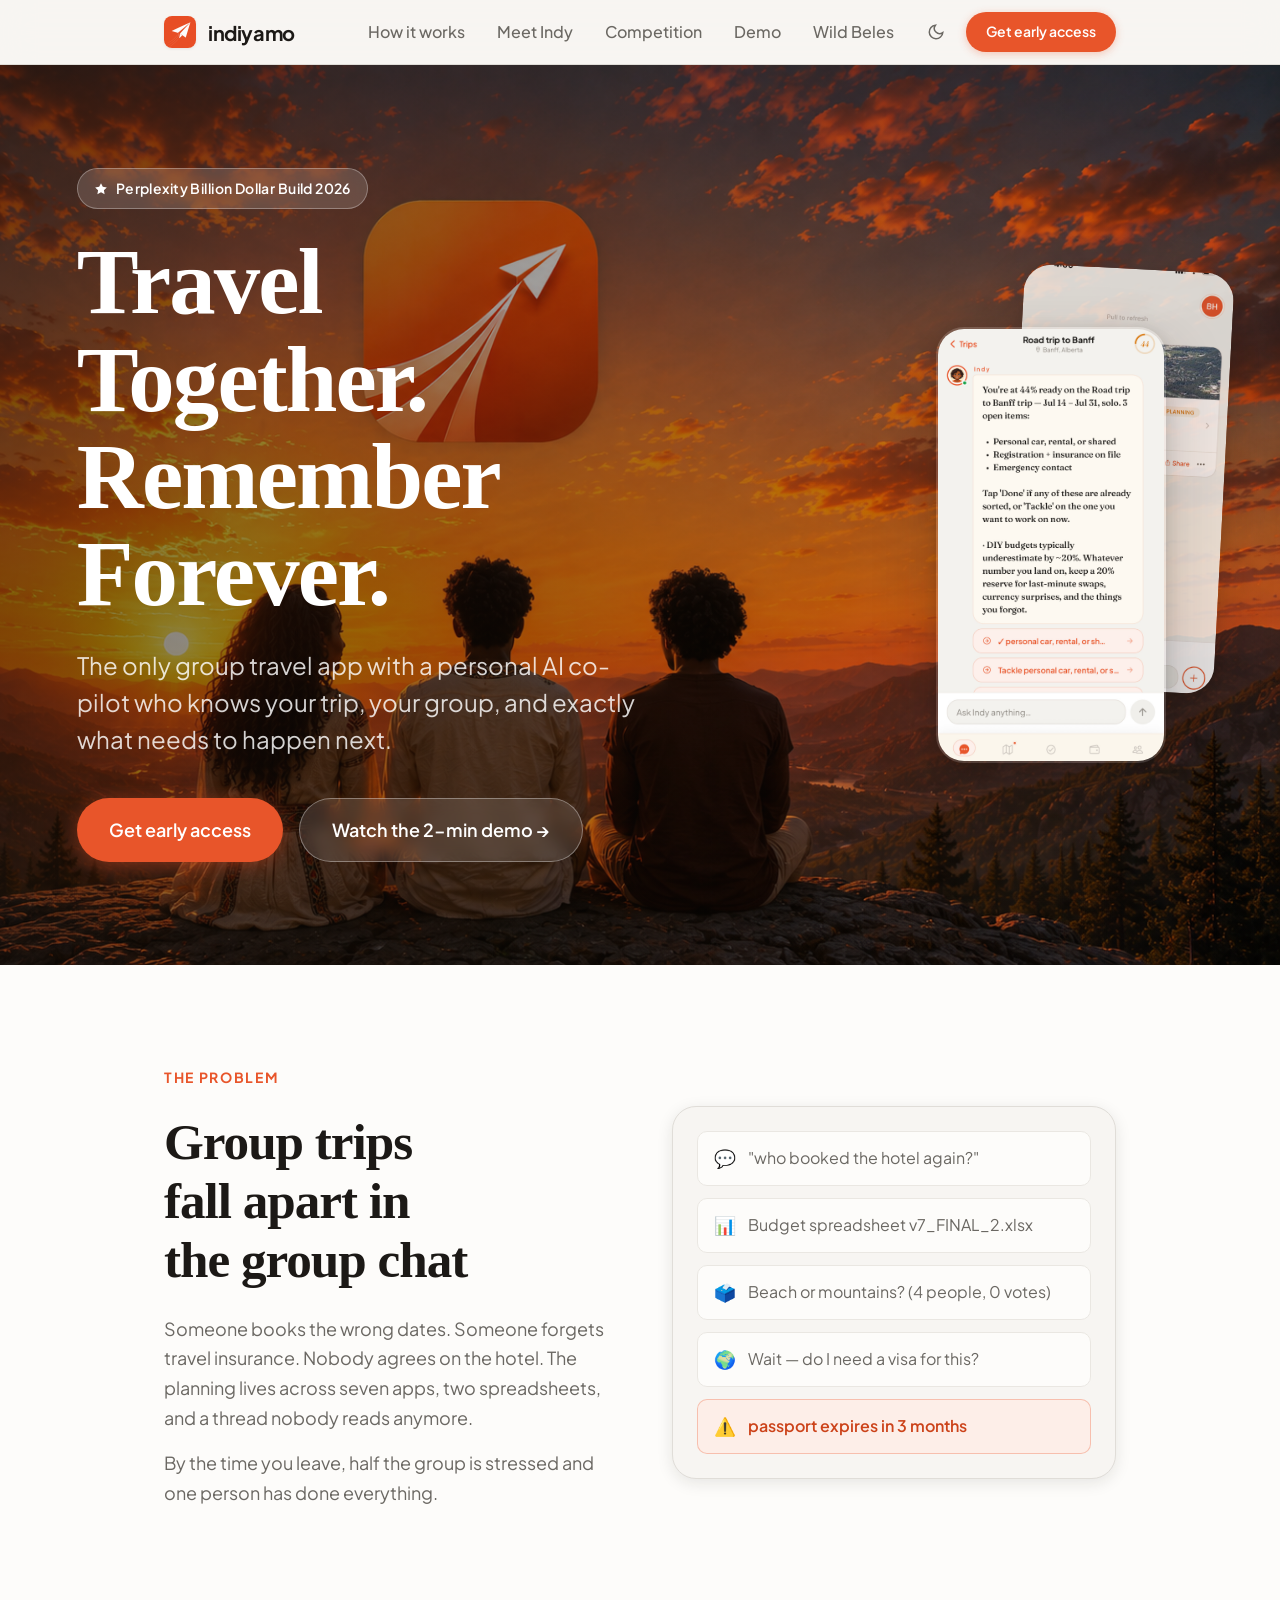
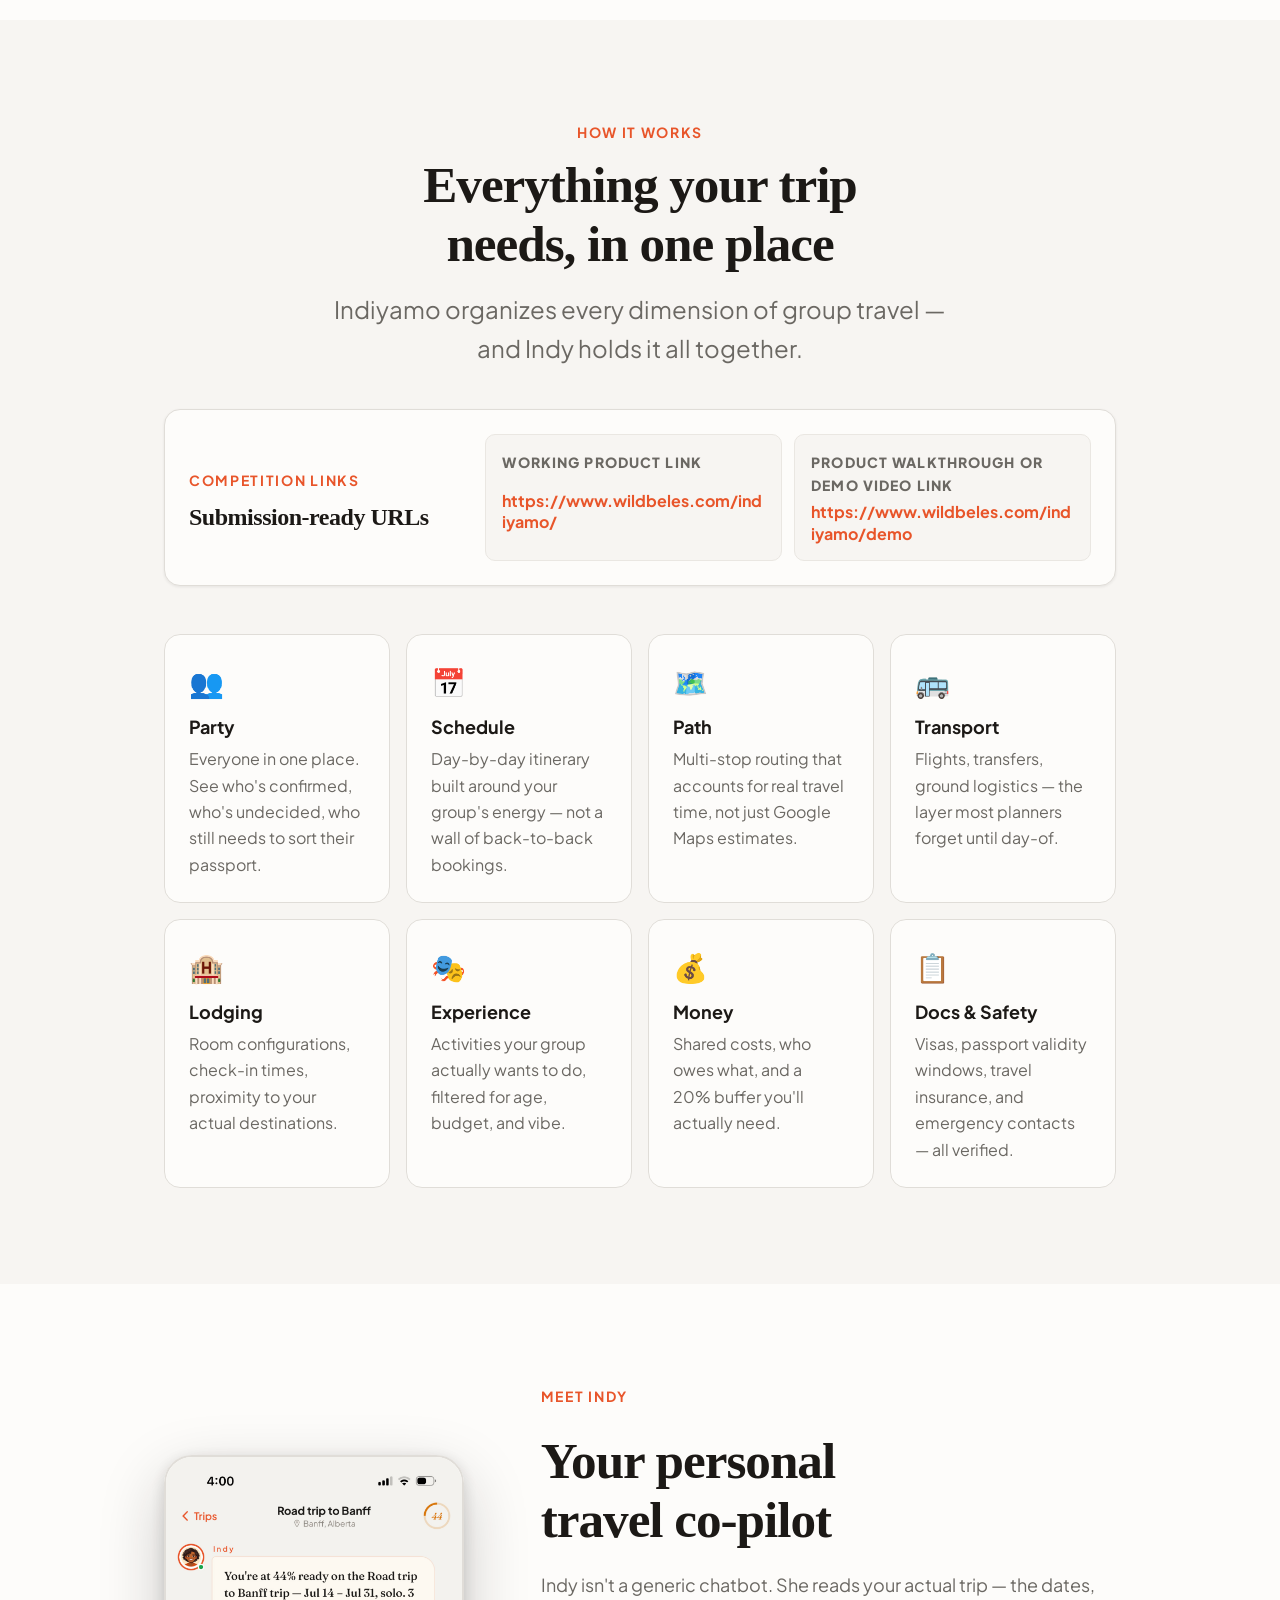
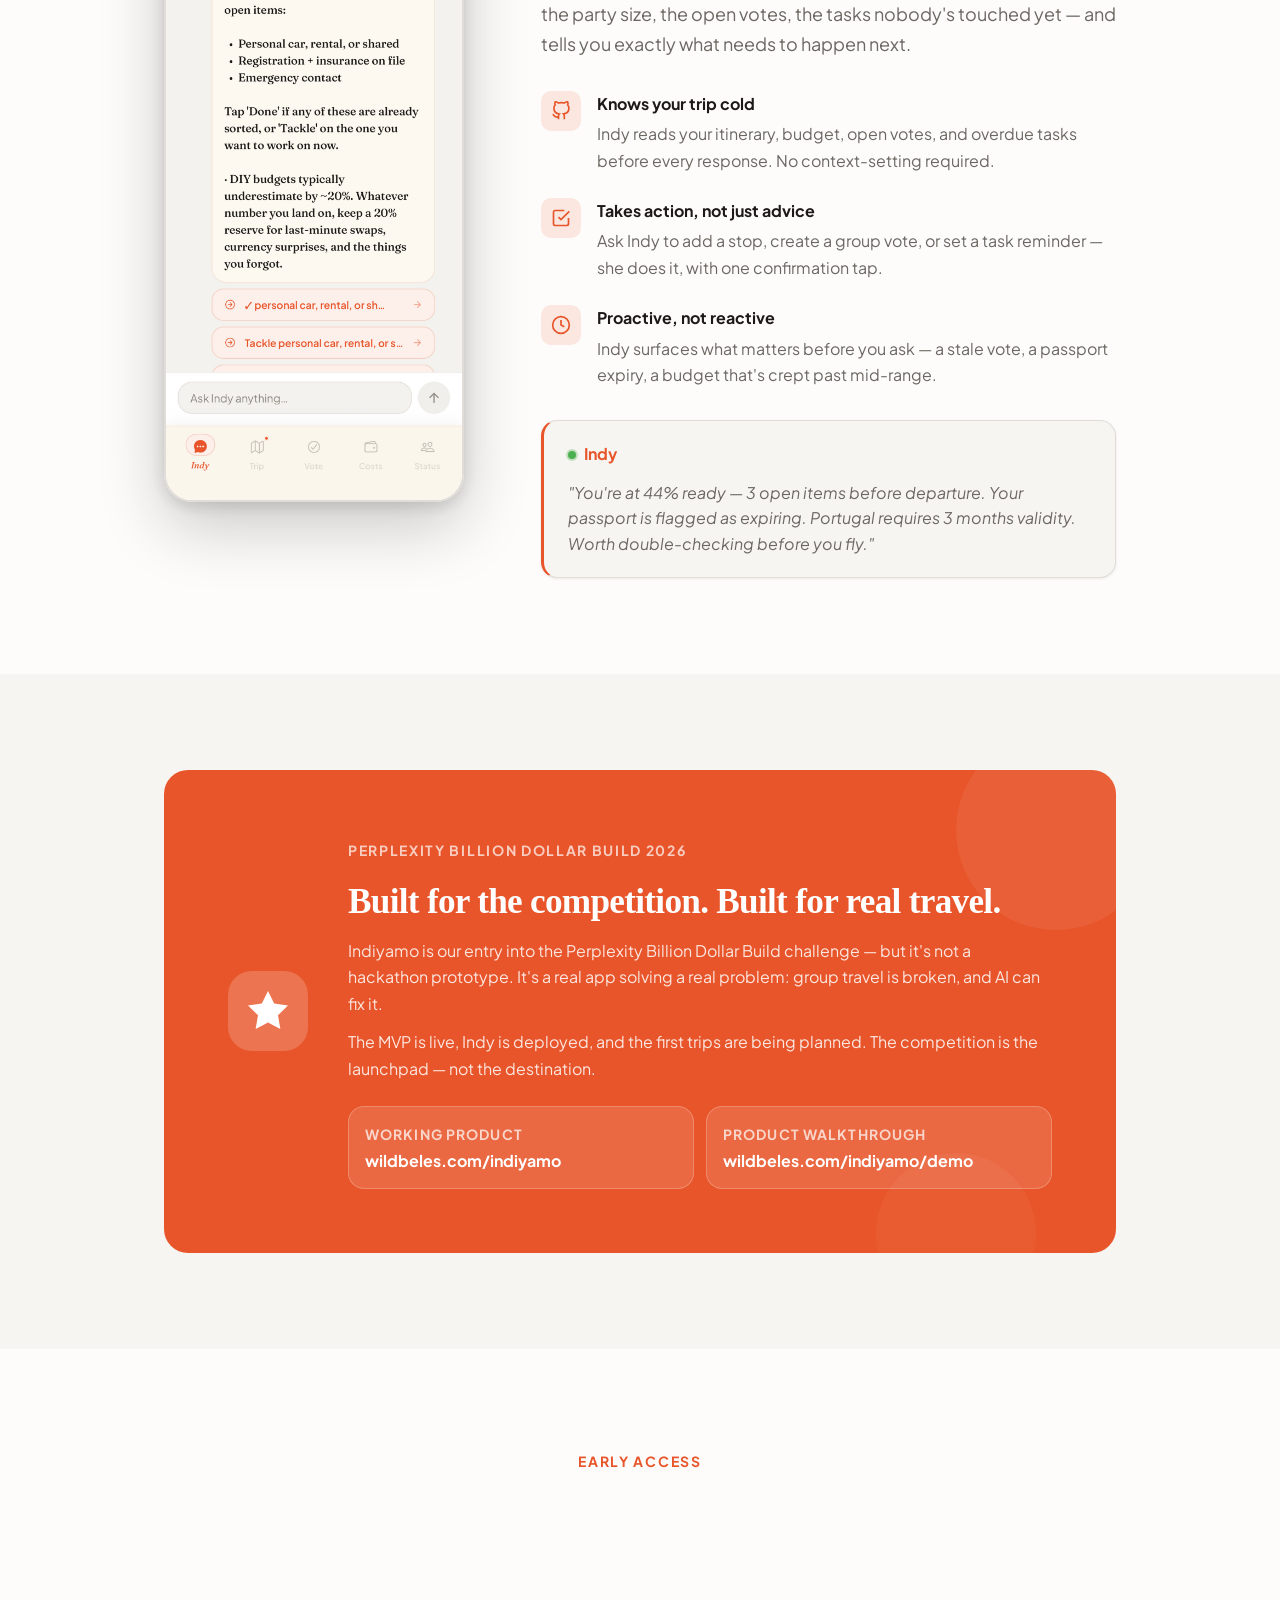
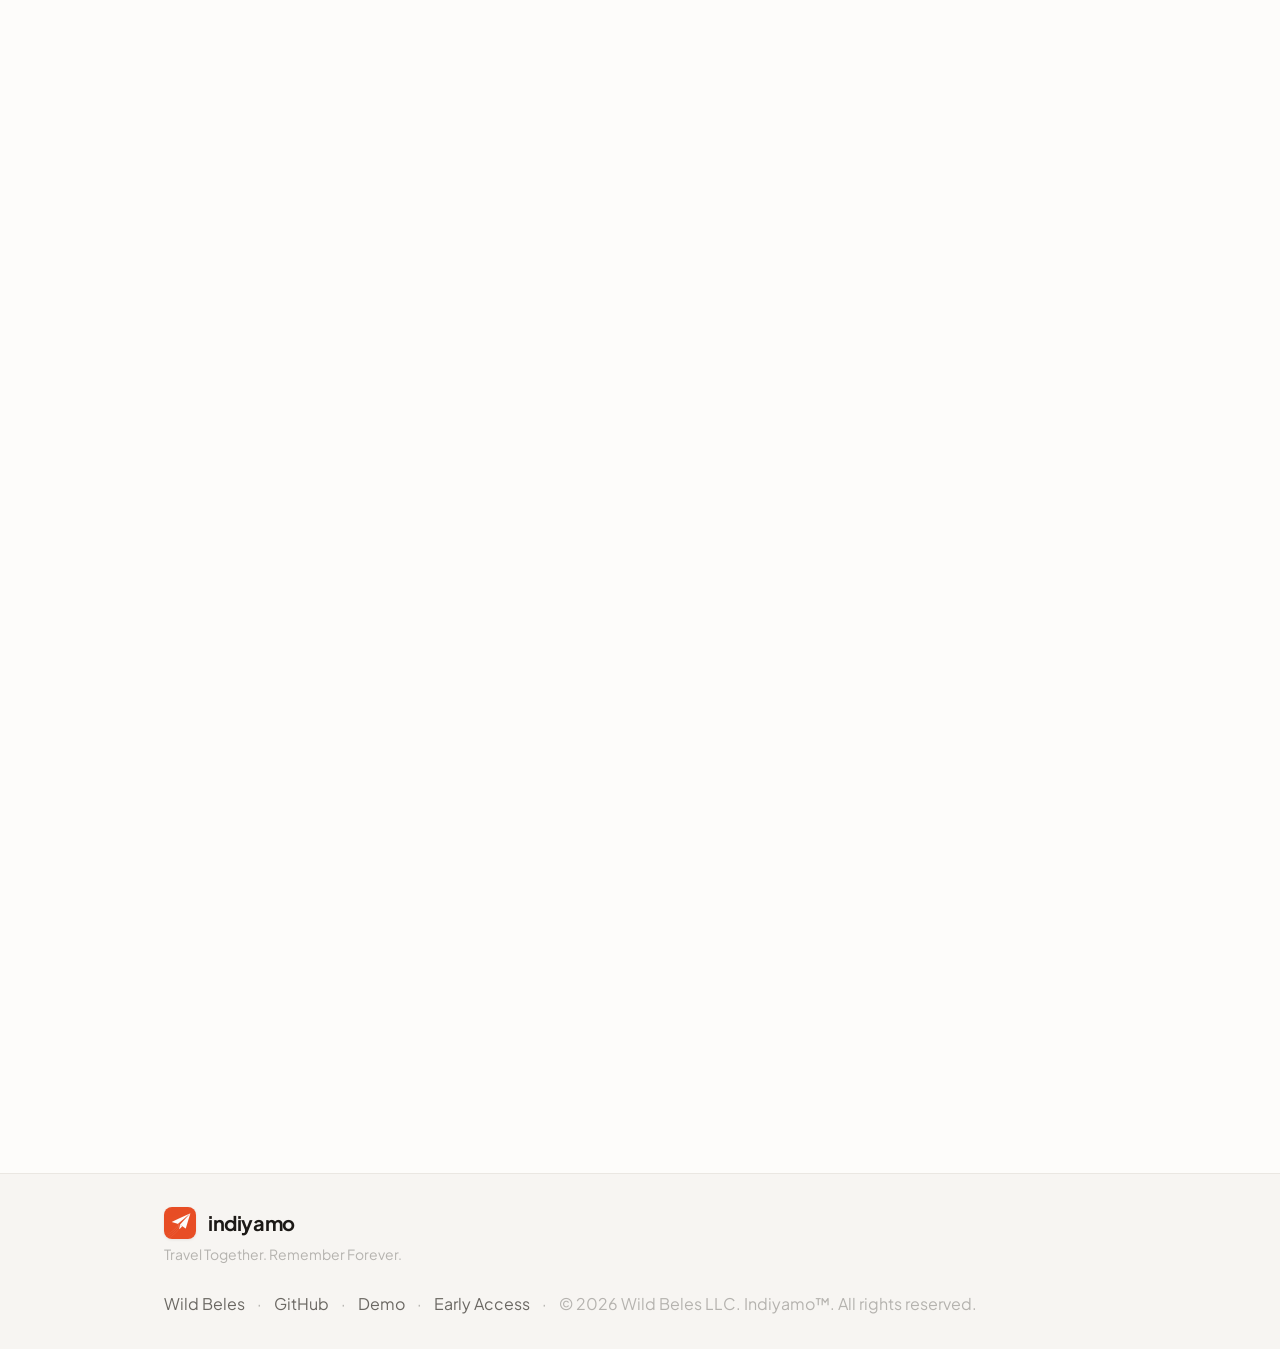
<file: indiyamo/index.html>
<!DOCTYPE html>
<html lang="en" data-theme="light">
<head>
  <meta charset="UTF-8" />
  <meta name="viewport" content="width=device-width, initial-scale=1.0" />
  <title>Indiyamo — Travel Together. Remember Forever.</title>
  <meta name="description" content="Indiyamo is the group travel OS with Indy, your personal AI co-pilot. Plan together, decide together, arrive ready." />

  <!-- Open Graph -->
  <meta property="og:title" content="Indiyamo — Travel Together. Remember Forever." />
  <meta property="og:description" content="The group travel OS with an AI co-pilot who knows your trip, your group, and your next move." />
  <meta property="og:type" content="website" />
  <meta property="og:image" content="assets/splash.jpg?v=20260527-real" />
  <link rel="icon" type="image/png" href="assets/icon.png" />
  <link rel="apple-touch-icon" href="assets/icon.png" />

  <!-- Fonts: Plus Jakarta Sans (matches app) + Boska for display -->
  <link rel="preconnect" href="https://fonts.googleapis.com" />
  <link rel="preconnect" href="https://fonts.gstatic.com" crossorigin />
  <link href="https://fonts.googleapis.com/css2?family=Plus+Jakarta+Sans:ital,wght@0,300..800;1,300..800&display=swap" rel="stylesheet" />
  <link href="https://api.fontshare.com/v2/css?f[]=boska@400,500,700&display=swap" rel="stylesheet" />

  <link rel="stylesheet" href="style.css" />
</head>
<body>

  <!-- NAV -->
  <header class="nav" id="nav">
    <div class="nav__inner">
      <a href="#" class="nav__logo" aria-label="Indiyamo home">
        <img src="assets/icon.png" alt="" class="nav__logo-mark" />
        <span class="nav__wordmark">indiyamo</span>
      </a>
      <nav class="nav__links" aria-label="Main navigation">
        <a href="#how-it-works">How it works</a>
        <a href="#indy">Meet Indy</a>
        <a href="#competition">Competition</a>
        <a href="demo/">Demo</a>
        <a href="../index.html">Wild Beles</a>
      </nav>
      <div class="nav__actions">
        <button class="nav__theme-toggle" data-theme-toggle aria-label="Switch to dark mode">
          <svg width="18" height="18" viewBox="0 0 24 24" fill="none" stroke="currentColor" stroke-width="2"><path d="M21 12.79A9 9 0 1 1 11.21 3 7 7 0 0 0 21 12.79z"/></svg>
        </button>
        <a href="#early-access" class="btn btn--primary btn--sm">Get early access</a>
      </div>
    </div>
  </header>

  <!-- HERO -->
  <section class="hero">
    <div class="hero__bg">
      <img src="assets/splash.jpg?v=20260527-real" alt="Indiyamo app splash image with a sunset trip scene" class="hero__bg-img" />
      <div class="hero__bg-overlay"></div>
    </div>
    <div class="hero__content">
      <div class="hero__badge">
        <span class="badge badge--competition">
          <svg width="14" height="14" viewBox="0 0 24 24" fill="currentColor"><path d="M12 2L15.09 8.26L22 9.27L17 14.14L18.18 21.02L12 17.77L5.82 21.02L7 14.14L2 9.27L8.91 8.26L12 2Z"/></svg>
          Perplexity Billion Dollar Build 2026
        </span>
      </div>
      <h1 class="hero__headline">Travel Together.<br/>Remember Forever.</h1>
      <p class="hero__sub">The only group travel app with a personal AI co-pilot who knows your trip, your group, and exactly what needs to happen next.</p>
      <div class="hero__ctas">
        <a href="#early-access" class="btn btn--hero">Get early access</a>
        <a href="demo/" class="btn btn--ghost">Watch the 2-min demo →</a>
      </div>
    </div>
    <div class="hero__phones">
      <div class="phone phone--back">
        <img src="assets/trips-screen.jpg?v=20260527-real" alt="Indiyamo Trips dashboard showing a Road trip to Banff trip card" />
      </div>
      <div class="phone phone--front">
        <img src="assets/indy-chat.jpg?v=20260527-real" alt="Indy AI co-pilot showing readiness and open items for a Road trip to Banff" />
      </div>
    </div>
  </section>

  <!-- PROBLEM -->
  <section class="section problem" id="problem">
    <div class="container">
      <div class="problem__grid">
        <div class="problem__text">
          <span class="eyebrow">The problem</span>
          <h2>Group trips fall apart in the group chat</h2>
          <p>Someone books the wrong dates. Someone forgets travel insurance. Nobody agrees on the hotel. The planning lives across seven apps, two spreadsheets, and a thread nobody reads anymore.</p>
          <p>By the time you leave, half the group is stressed and one person has done everything.</p>
        </div>
        <div class="problem__chaos">
          <div class="chaos-card">
            <div class="chaos-item">
              <span class="chaos-icon">💬</span>
              <span>"who booked the hotel again?"</span>
            </div>
            <div class="chaos-item">
              <span class="chaos-icon">📊</span>
              <span>Budget spreadsheet v7_FINAL_2.xlsx</span>
            </div>
            <div class="chaos-item">
              <span class="chaos-icon">🗳️</span>
              <span>Beach or mountains? (4 people, 0 votes)</span>
            </div>
            <div class="chaos-item">
              <span class="chaos-icon">🌍</span>
              <span>Wait — do I need a visa for this?</span>
            </div>
            <div class="chaos-item chaos-item--alert">
              <span class="chaos-icon">⚠️</span>
              <span>passport expires in 3 months</span>
            </div>
          </div>
        </div>
      </div>
    </div>
  </section>

  <!-- HOW IT WORKS -->
  <section class="section how" id="how-it-works">
    <div class="container">
      <div class="section-header">
        <span class="eyebrow">How it works</span>
        <h2>Everything your trip needs, in one place</h2>
        <p class="section-sub">Indiyamo organizes every dimension of group travel — and Indy holds it all together.</p>
      </div>
      <div class="submission-panel" aria-label="Competition submission links">
        <div class="submission-panel__header">
          <span class="eyebrow">Competition links</span>
          <h3>Submission-ready URLs</h3>
        </div>
        <div class="submission-panel__links">
          <a href="https://www.wildbeles.com/indiyamo/">
            <span>Working product link</span>
            <strong>https://www.wildbeles.com/indiyamo/</strong>
          </a>
          <a href="https://www.wildbeles.com/indiyamo/demo">
            <span>Product walkthrough or demo video link</span>
            <strong>https://www.wildbeles.com/indiyamo/demo</strong>
          </a>
        </div>
      </div>
      <div class="dimensions-grid">
        <div class="dimension-card">
          <div class="dimension-icon">👥</div>
          <h3>Party</h3>
          <p>Everyone in one place. See who's confirmed, who's undecided, who still needs to sort their passport.</p>
        </div>
        <div class="dimension-card">
          <div class="dimension-icon">📅</div>
          <h3>Schedule</h3>
          <p>Day-by-day itinerary built around your group's energy — not a wall of back-to-back bookings.</p>
        </div>
        <div class="dimension-card">
          <div class="dimension-icon">🗺️</div>
          <h3>Path</h3>
          <p>Multi-stop routing that accounts for real travel time, not just Google Maps estimates.</p>
        </div>
        <div class="dimension-card">
          <div class="dimension-icon">🚌</div>
          <h3>Transport</h3>
          <p>Flights, transfers, ground logistics — the layer most planners forget until day-of.</p>
        </div>
        <div class="dimension-card">
          <div class="dimension-icon">🏨</div>
          <h3>Lodging</h3>
          <p>Room configurations, check-in times, proximity to your actual destinations.</p>
        </div>
        <div class="dimension-card">
          <div class="dimension-icon">🎭</div>
          <h3>Experience</h3>
          <p>Activities your group actually wants to do, filtered for age, budget, and vibe.</p>
        </div>
        <div class="dimension-card">
          <div class="dimension-icon">💰</div>
          <h3>Money</h3>
          <p>Shared costs, who owes what, and a 20% buffer you'll actually need.</p>
        </div>
        <div class="dimension-card">
          <div class="dimension-icon">📋</div>
          <h3>Docs & Safety</h3>
          <p>Visas, passport validity windows, travel insurance, and emergency contacts — all verified.</p>
        </div>
      </div>
    </div>
  </section>

  <!-- INDY FEATURE -->
  <section class="section indy-section" id="indy">
    <div class="container">
      <div class="indy-grid">
        <div class="indy-phone-wrap">
          <div class="phone phone--solo">
            <img src="assets/indy-chat.jpg?v=20260527-real" alt="Indy showing 44% trip readiness and 3 open action items for Road trip to Banff" />
          </div>
        </div>
        <div class="indy-text">
          <span class="eyebrow">Meet Indy</span>
          <h2>Your personal travel co-pilot</h2>
          <p>Indy isn't a generic chatbot. She reads your actual trip — the dates, the party size, the open votes, the tasks nobody's touched yet — and tells you exactly what needs to happen next.</p>

          <div class="indy-features">
            <div class="indy-feature">
              <div class="indy-feature__icon">
                <svg width="20" height="20" viewBox="0 0 24 24" fill="none" stroke="currentColor" stroke-width="2"><path d="M9 19c-5 1.5-5-2.5-7-3m14 6v-3.87a3.37 3.37 0 0 0-.94-2.61c3.14-.35 6.44-1.54 6.44-7A5.44 5.44 0 0 0 20 4.77 5.07 5.07 0 0 0 19.91 1S18.73.65 16 2.48a13.38 13.38 0 0 0-7 0C6.27.65 5.09 1 5.09 1A5.07 5.07 0 0 0 5 4.77a5.44 5.44 0 0 0-1.5 3.78c0 5.42 3.3 6.61 6.44 7A3.37 3.37 0 0 0 9 18.13V22"/></svg>
              </div>
              <div>
                <strong>Knows your trip cold</strong>
                <p>Indy reads your itinerary, budget, open votes, and overdue tasks before every response. No context-setting required.</p>
              </div>
            </div>
            <div class="indy-feature">
              <div class="indy-feature__icon">
                <svg width="20" height="20" viewBox="0 0 24 24" fill="none" stroke="currentColor" stroke-width="2"><polyline points="9 11 12 14 22 4"/><path d="M21 12v7a2 2 0 0 1-2 2H5a2 2 0 0 1-2-2V5a2 2 0 0 1 2-2h11"/></svg>
              </div>
              <div>
                <strong>Takes action, not just advice</strong>
                <p>Ask Indy to add a stop, create a group vote, or set a task reminder — she does it, with one confirmation tap.</p>
              </div>
            </div>
            <div class="indy-feature">
              <div class="indy-feature__icon">
                <svg width="20" height="20" viewBox="0 0 24 24" fill="none" stroke="currentColor" stroke-width="2"><circle cx="12" cy="12" r="10"/><polyline points="12 6 12 12 16 14"/></svg>
              </div>
              <div>
                <strong>Proactive, not reactive</strong>
                <p>Indy surfaces what matters before you ask — a stale vote, a passport expiry, a budget that's crept past mid-range.</p>
              </div>
            </div>
          </div>

          <div class="indy-quote">
            <div class="indy-quote__bubble">
              <div class="indy-avatar">
                <div class="indy-avatar__dot"></div>
                <span>Indy</span>
              </div>
              <p>"You're at 44% ready — 3 open items before departure. Your passport is flagged as expiring. Portugal requires 3 months validity. Worth double-checking before you fly."</p>
            </div>
          </div>
        </div>
      </div>
    </div>
  </section>

  <!-- COMPETITION SECTION -->
  <section class="section competition" id="competition">
    <div class="container">
      <div class="competition__inner">
        <div class="competition__badge-wrap">
          <div class="competition__star-badge">
            <svg width="48" height="48" viewBox="0 0 24 24" fill="currentColor"><path d="M12 2L15.09 8.26L22 9.27L17 14.14L18.18 21.02L12 17.77L5.82 21.02L7 14.14L2 9.27L8.91 8.26L12 2Z"/></svg>
          </div>
        </div>
        <div class="competition__text">
          <span class="eyebrow">Perplexity Billion Dollar Build 2026</span>
          <h2>Built for the competition. Built for real travel.</h2>
          <p>Indiyamo is our entry into the Perplexity Billion Dollar Build challenge — but it's not a hackathon prototype. It's a real app solving a real problem: group travel is broken, and AI can fix it.</p>
          <p>The MVP is live, Indy is deployed, and the first trips are being planned. The competition is the launchpad — not the destination.</p>
          <div class="competition__links" aria-label="Competition submission links">
            <a class="competition__link" href="https://www.wildbeles.com/indiyamo/">
              <span>Working product</span>
              <strong>wildbeles.com/indiyamo</strong>
            </a>
            <a class="competition__link" href="demo/">
              <span>Product walkthrough</span>
              <strong>wildbeles.com/indiyamo/demo</strong>
            </a>
          </div>
        </div>
      </div>
    </div>
  </section>

  <!-- EARLY ACCESS -->
  <section class="section early-access" id="early-access">
    <div class="container">
      <div class="early-access__inner">
        <span class="eyebrow">Early access</span>
        <iframe data-tally-src="https://tally.so/embed/dWk5OA?alignLeft=1&hideTitle=1&transparentBackground=1&dynamicHeight=1" loading="lazy" width="100%" height="1185" frameborder="0" marginheight="0" marginwidth="0" title="Be the first to plan with Indy"></iframe>
        <script>var d=document,w="https://tally.so/widgets/embed.js",v=function(){"undefined"!=typeof Tally?Tally.loadEmbeds():d.querySelectorAll("iframe[data-tally-src]:not([src])").forEach((function(e){e.src=e.dataset.tallySrc}))};if("undefined"!=typeof Tally)v();else if(d.querySelector('script[src="'+w+'"]')==null){var s=d.createElement("script");s.src=w,s.onload=v,s.onerror=v,d.body.appendChild(s);}</script>
      </div>
    </div>
  </section>

  <!-- FOOTER -->
  <footer class="footer">
    <div class="container">
      <div class="footer__inner">
        <div class="footer__brand">
          <a href="#" class="nav__logo" aria-label="Indiyamo home">
            <img src="assets/icon.png" alt="" class="nav__logo-mark" />
            <span class="nav__wordmark">indiyamo</span>
          </a>
          <p class="footer__tagline">Travel Together. Remember Forever.</p>
        </div>
        <div class="footer__links">
          <a href="../index.html">Wild Beles</a>
          <span class="footer__sep">·</span>
          <a href="https://github.com/mainib26/indiyamo-mobile" target="_blank" rel="noopener">GitHub</a>
          <span class="footer__sep">·</span>
          <a href="demo/">Demo</a>
          <span class="footer__sep">·</span>
          <a href="#early-access">Early Access</a>
          <span class="footer__sep">·</span>
          <span class="footer__copy">© 2026 Wild Beles LLC. Indiyamo™. All rights reserved.</span>
        </div>
      </div>
    </div>
  </footer>

  <script src="main.js"></script>
<script data-pplx-inline-edit>
(function () {
  if (window === window.top) return;

  const allowedParentOrigins = ["https://www.perplexity.ai","https://perplexity.ai","https://testing.perplexity.ai","https://staging.perplexity.ai","https://*.preview.i.perplexity.ai","http://localhost:3000","http://127.0.0.1:3000","http://localhost:5173","http://127.0.0.1:5173"];
  const MAX_FONT_BYTES = 500 * 1024;
  const MAX_TOTAL_FONT_BYTES = 2 * 1024 * 1024;
  let scrollForwarding = false;
  let scrollRaf = 0;
  let trustedTopOrigin = null;

  // Allow entries like "https://*.preview.i.perplexity.ai" — the wildcard
  // matches a single DNS label (no dots), so "https://*.foo" cannot stretch
  // across multiple labels.
  function matchesAllowedOrigin(origin) {
    if (!origin) return false;
    for (const entry of allowedParentOrigins) {
      if (!entry.includes("*")) {
        if (entry === origin) return true;
        continue;
      }
      const pattern = new RegExp(
        "^" +
          entry.replace(/[.+?^${}()|[\]\\]/g, "\\$&").replace(/\*/g, "[^.]+") +
          "$",
      );
      if (pattern.test(origin)) return true;
    }
    return false;
  }

  function getTrustedParentOrigin(event) {
    const forwardedParentOrigin =
      typeof event.data.parentOrigin === "string" ? event.data.parentOrigin : null;
    const parentOrigin = event.origin === "null" ? forwardedParentOrigin : event.origin;
    return matchesAllowedOrigin(parentOrigin) ? parentOrigin : null;
  }

  // All responses go to window.top with targetOrigin = the allowlisted origin.
  // An attacker that iframes us inside their own null-origin broker can claim
  // any parentOrigin they like, but the browser will drop the reply whenever
  // the real top's origin doesn't match — so the screenshot never leaves.
  function postToTrustedTop(message) {
    if (!trustedTopOrigin) return;
    try {
      window.top.postMessage(message, trustedTopOrigin);
    } catch (_error) {}
  }

  function inlineAll(original, clone) {
    if (original.nodeType !== 1 || clone.nodeType !== 1) return;

    try {
      const computedStyle = getComputedStyle(original);
      // cssText on a computed style is the serialized declaration in modern
      // Chromium/Safari — a single read beats enumerating ~400 longhand
      // properties. Firefox returns "" here, so we fall back on empty.
      const serialized = computedStyle.cssText;
      if (serialized) {
        clone.style.cssText = serialized;
      } else {
        const parts = new Array(computedStyle.length);
        for (let index = 0; index < computedStyle.length; index += 1) {
          const property = computedStyle[index];
          parts[index] = `${property}:${computedStyle.getPropertyValue(property)};`;
        }
        clone.style.cssText = parts.join("");
      }
    } catch (_error) {}

    const originalChildren = original.children;
    const clonedChildren = clone.children;
    for (
      let index = 0;
      index < originalChildren.length && index < clonedChildren.length;
      index += 1
    ) {
      inlineAll(originalChildren[index], clonedChildren[index]);
    }
  }

  function extractFontUrl(srcValue) {
    const matches = [
      ...srcValue.matchAll(
        /url\(["']?([^"')]+)["']?\)(?:\s*format\(["']?([^"')]+)["']?\))?/gi,
      ),
    ];
    if (matches.length === 0) return null;
    const woff2 = matches.find((m) => m[2] && m[2].toLowerCase().includes("woff2"));
    if (woff2) return woff2[1];
    const woff = matches.find((m) => m[2] && m[2].toLowerCase().includes("woff"));
    if (woff) return woff[1];
    return matches[0][1];
  }

  // Cache resolved font URL -> data URI across captures. Fonts on a page
  // essentially never change, and a batch run emits multiple captures back to
  // back — without this we'd refetch + re-base64 every time.
  const fontDataUriCache = new Map();
  const SRC_DECLARATION_RE = /src\s*:\s*[^;}]+/i;

  async function fetchAsDataUri(url) {
    if (fontDataUriCache.has(url)) return fontDataUriCache.get(url);
    let dataUri = null;
    try {
      const response = await fetch(url, { mode: "cors", credentials: "omit" });
      if (response.ok) {
        const blob = await response.blob();
        if (blob.size <= MAX_FONT_BYTES) {
          dataUri = await new Promise((resolve) => {
            const reader = new FileReader();
            reader.onloadend = () =>
              resolve(typeof reader.result === "string" ? reader.result : null);
            reader.onerror = () => resolve(null);
            reader.readAsDataURL(blob);
          });
        }
      }
    } catch (_error) {
      dataUri = null;
    }
    fontDataUriCache.set(url, dataUri);
    return dataUri;
  }

  function collectFontFaceRuleTexts() {
    const rules = [];
    for (const sheet of document.styleSheets) {
      let cssRules;
      try {
        cssRules = sheet.cssRules;
      } catch (_error) {
        continue;
      }
      if (!cssRules) continue;
      for (const rule of cssRules) {
        const cssText = rule.cssText || "";
        if (cssText.startsWith("@font-face")) rules.push(cssText);
      }
    }
    return rules;
  }

  async function buildInlinedFontCss() {
    const ruleTexts = collectFontFaceRuleTexts();
    if (ruleTexts.length === 0) return null;

    const resolved = ruleTexts.map((cssText) => {
      if (!SRC_DECLARATION_RE.test(cssText)) return null;
      const srcMatch = cssText.match(/src\s*:\s*([^;}]+)[;}]/i);
      if (!srcMatch) return null;
      const url = extractFontUrl(srcMatch[1]);
      if (!url) return null;
      try {
        return { cssText, url: new URL(url, document.baseURI).href };
      } catch (_error) {
        return null;
      }
    });

    const dataUris = await Promise.all(
      resolved.map((entry) => (entry ? fetchAsDataUri(entry.url) : Promise.resolve(null))),
    );

    const inlined = [];
    let totalBytes = 0;
    for (let index = 0; index < resolved.length; index += 1) {
      const entry = resolved[index];
      const dataUri = dataUris[index];
      if (!entry || !dataUri) continue;
      const approxBytes = dataUri.length * 0.75;
      if (totalBytes + approxBytes > MAX_TOTAL_FONT_BYTES) break;
      totalBytes += approxBytes;
      inlined.push(entry.cssText.replace(SRC_DECLARATION_RE, `src: url("${dataUri}")`));
    }
    return inlined.length > 0 ? inlined.join("\n") : null;
  }

  function stripExternal(clone) {
    const images = clone.querySelectorAll("img");
    for (let index = 0; index < images.length; index += 1) {
      const src = images[index].getAttribute("src");
      if (src && !src.startsWith("data:")) images[index].removeAttribute("src");
    }

    const elements = clone.querySelectorAll("*");
    for (let index = 0; index < elements.length; index += 1) {
      const style = elements[index].style.cssText;
      if (style && style.includes("url(")) {
        elements[index].style.cssText = style.replace(
          /url\(["']?(?!data:)[^)"']*["']?\)/gi,
          "none",
        );
      }
    }
  }

  function emitScroll() {
    scrollRaf = 0;
    if (!scrollForwarding) return;
    postToTrustedTop({
      type: "INLINE_EDIT_SCROLL",
      scrollX: window.scrollX,
      scrollY: window.scrollY,
    });
  }

  window.addEventListener(
    "scroll",
    function () {
      if (!scrollForwarding || scrollRaf) return;
      scrollRaf = requestAnimationFrame(emitScroll);
    },
    { passive: true, capture: true },
  );

  async function handleCaptureRequest(event) {
    const requestId = event.data.requestId;
    const scrollX = window.scrollX;
    const scrollY = window.scrollY;
    const width = window.innerWidth;
    const height = window.innerHeight;

    function postResult(dataUrl) {
      postToTrustedTop({
        type: "INLINE_EDIT_SCREENSHOT_RESULT",
        requestId,
        dataUrl,
        scrollX,
        scrollY,
      });
    }

    try {
      // Wait for any pending web fonts to resolve so both inline metrics and
      // the @font-face inlining below see the same loaded faces.
      if (document.fonts && document.fonts.ready) {
        try {
          await document.fonts.ready;
        } catch (_error) {}
      }

      const clone = document.documentElement.cloneNode(true);
      inlineAll(document.documentElement, clone);

      const removedNodes = clone.querySelectorAll("script,link[rel=\"stylesheet\"],style");
      for (let index = 0; index < removedNodes.length; index += 1) {
        removedNodes[index].remove();
      }

      stripExternal(clone);

      // Re-embed web fonts as data-URI @font-face rules so the SVG rasterizer
      // can resolve them — external font URLs aren't fetched during
      // foreignObject rendering, which would otherwise force a fallback face
      // and change text metrics.
      const inlinedFontCss = await buildInlinedFontCss();
      if (inlinedFontCss) {
        const styleEl = document.createElement("style");
        styleEl.textContent = inlinedFontCss;
        const head = clone.querySelector("head");
        if (head) head.appendChild(styleEl);
        else clone.insertBefore(styleEl, clone.firstChild);
      }

      const html = new XMLSerializer().serializeToString(clone);
      const svg =
        `<svg xmlns="http://www.w3.org/2000/svg" width="${width}" height="${height}">` +
        '<foreignObject width="100%" height="100%">' +
        `<div xmlns="http://www.w3.org/1999/xhtml" style="width:${width}px;height:${height}px;overflow:hidden">` +
        `<div style="position:relative;left:-${scrollX}px;top:-${scrollY}px">` +
        html +
        "</div></div></foreignObject></svg>";
      const svgUrl = `data:image/svg+xml;charset=utf-8,${encodeURIComponent(svg)}`;
      const image = new Image();
      image.onload = function () {
        const canvas = document.createElement("canvas");
        canvas.width = width;
        canvas.height = height;
        canvas.getContext("2d").drawImage(image, 0, 0);
        postResult(canvas.toDataURL("image/png"));
      };
      image.onerror = function () {
        postResult(null);
      };
      image.src = svgUrl;
    } catch (_error) {
      postResult(null);
    }
  }

  window.addEventListener("message", function (event) {
    if (!event.data) return;
    // Only accept messages from the direct parent frame. Blocks sibling /
    // unrelated-window postMessage senders that could otherwise reach us.
    if (event.source !== window.parent) return;

    const trustedParentOrigin = getTrustedParentOrigin(event);
    if (!trustedParentOrigin) return;
    trustedTopOrigin = trustedParentOrigin;

    if (event.data.type === "INLINE_EDIT_SCROLL_START") {
      scrollForwarding = true;
      emitScroll();
      return;
    }

    if (event.data.type === "INLINE_EDIT_SCROLL_STOP") {
      scrollForwarding = false;
      if (scrollRaf) cancelAnimationFrame(scrollRaf);
      scrollRaf = 0;
      return;
    }

    if (event.data.type !== "INLINE_EDIT_CAPTURE_REQUEST") return;

    handleCaptureRequest(event);
  });
})();


</script>
  <!-- Cloudflare Web Analytics -->
  <script defer src='https://static.cloudflareinsights.com/beacon.min.js' data-cf-beacon='{"token": "3647a5404eb44c69a69fdd7ae8679982"}'></script>
  <!-- End Cloudflare Web Analytics -->
</body>
</html>
</file>
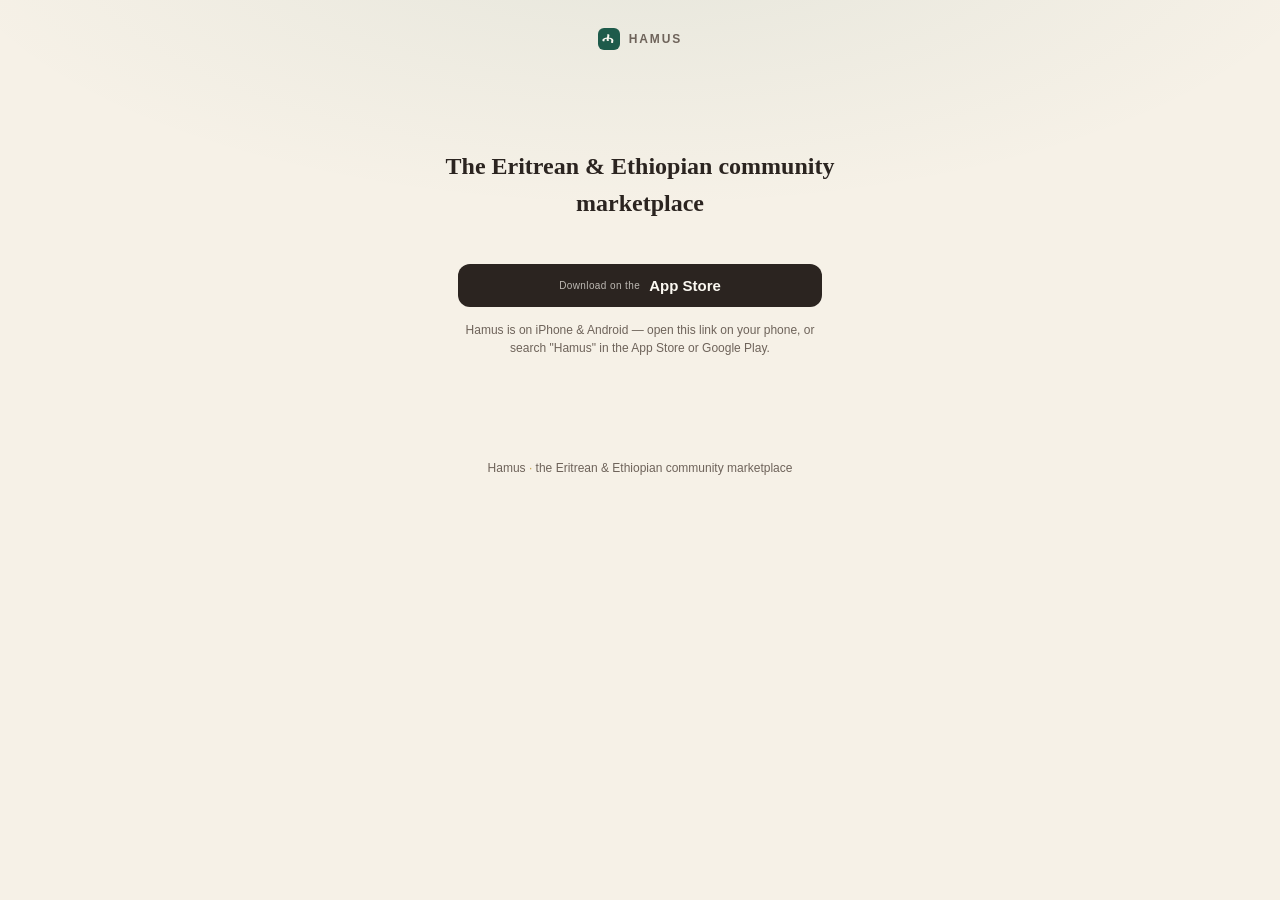
<file: hamus/business/index.html>
<!doctype html>
<html lang="en">
<head>
<meta charset="utf-8" />
<meta name="viewport" content="width=device-width, initial-scale=1" />
<title>Hamus</title>
<meta name="description" content="The Eritrean & Ethiopian community marketplace." />
<meta property="og:title" content="Your business is on Hamus" />
<meta property="og:description" content="See your business and claim it free — Hamus, the Eritrean & Ethiopian community marketplace." />
<meta property="og:image" content="https://wildbeles.com/og-image.png" />
<meta property="og:type" content="website" />
<meta name="twitter:card" content="summary_large_image" />
<style>
  :root {
    --ground: #F6F1E7; --ground-2: #FBF8F1; --ink: #2B2420; --ink-soft: #6E635A;
    --green: #1E5B4B; --green-deep: #164438; --gold: #C6A14A; --terra: #C15A2E;
    --tint: #E9EFE9; --line: #E4DBC9; --shadow: 0 18px 44px -22px rgba(43,36,32,.45);
  }
  * { box-sizing: border-box; }
  body {
    margin: 0; color: var(--ink);
    background: radial-gradient(1200px 500px at 50% -10%, rgba(30,91,75,.08), transparent 60%), var(--ground);
    font: 16px/1.55 -apple-system, BlinkMacSystemFont, "Segoe UI", Roboto, sans-serif;
    -webkit-font-smoothing: antialiased;
    display: flex; justify-content: center; padding: 28px 18px 40px; min-height: 100vh;
  }
  .wrap { width: 100%; max-width: 448px; }
  .eyebrow { display: flex; align-items: center; gap: 9px; justify-content: center;
    font-size: 12px; letter-spacing: .16em; text-transform: uppercase; color: var(--ink-soft);
    font-weight: 600; margin-bottom: 18px; }
  .eyebrow .mark { width: 22px; height: 22px; border-radius: 6px; background: var(--green);
    color: var(--ground-2); display: grid; place-items: center; font-family: Georgia, serif;
    font-size: 14px; font-weight: 700; }
  .card { background: var(--ground-2); border: 1px solid var(--line); border-radius: 20px;
    overflow: hidden; box-shadow: var(--shadow); }
  .cover { background: radial-gradient(120% 140% at 85% -20%, rgba(198,161,74,.35), transparent 55%),
      linear-gradient(160deg, var(--green) 0%, var(--green-deep) 100%);
    color: #F7F3E8; padding: 30px 26px 26px; text-align: center; }
  .cover .kicker { font-size: 11.5px; letter-spacing: .18em; text-transform: uppercase;
    color: rgba(247,243,232,.72); font-weight: 600; margin: 0 0 12px; }
  .cover h1 { font-family: Georgia, "Times New Roman", serif; font-weight: 600;
    font-size: clamp(30px, 8.5vw, 40px); line-height: 1.06; margin: 0; text-wrap: balance; }
  .rule { width: 46px; height: 3px; border-radius: 3px; background: var(--gold); margin: 15px auto 13px; }
  .cover .tagline { font-style: italic; color: rgba(247,243,232,.86); font-size: 15px; margin: 0;
    font-family: Georgia, serif; }
  .meta { display: flex; flex-wrap: wrap; gap: 8px; justify-content: center; padding: 18px 22px 4px; }
  .chip { display: inline-flex; align-items: center; gap: 6px; padding: 6px 12px; border-radius: 999px;
    font-size: 13px; font-weight: 600; background: var(--tint); color: var(--green-deep); border: 1px solid #d7e2d7; }
  .chip.loc { background: #F3ECDD; color: #7a5a2a; border-color: #eaddc2; }
  .section { padding: 16px 22px 4px; }
  .section h2 { font-size: 12px; letter-spacing: .14em; text-transform: uppercase; color: var(--ink-soft);
    font-weight: 700; margin: 0 0 11px; }
  .offerings { display: flex; flex-wrap: wrap; gap: 8px; }
  .offer { padding: 7px 12px; border-radius: 10px; background: #fff; border: 1px solid var(--line);
    font-size: 13.5px; font-weight: 500; color: var(--ink); }
  .actions { padding: 22px; display: grid; gap: 11px; }
  .btn { display: flex; align-items: center; justify-content: center; gap: 9px; padding: 15px 18px;
    border-radius: 13px; font-size: 16px; font-weight: 700; text-decoration: none; border: 1px solid transparent;
    cursor: pointer; }
  .btn-primary { background: var(--terra); color: #FDF7EF; box-shadow: 0 10px 22px -12px rgba(193,90,46,.8); }
  .btn-primary:active { transform: translateY(1px); }
  .stores { display: grid; grid-template-columns: 1fr 1fr; gap: 10px; }
  .btn-store { background: var(--ink); color: var(--ground-2); padding: 12px 10px; border-radius: 12px;
    font-size: 13.5px; line-height: 1.15; }
  .btn-store small { display: block; font-size: 10px; font-weight: 500; opacity: .7; letter-spacing: .04em; }
  .btn-store b { font-size: 15px; font-weight: 700; }
  .btn-store-solo { width: 100%; }
  .soon {
    background: #F1EEE4; border: 1px solid var(--line); border-radius: 13px;
    padding: 16px 18px; text-align: center;
  }
  .soon-title { font-weight: 700; font-size: 15px; color: var(--ink); }
  .soon-body { margin-top: 5px; font-size: 13px; color: var(--ink-soft); line-height: 1.45; }
  .hint { margin: 4px 2px 0; font-size: 12px; color: var(--ink-soft); line-height: 1.45; text-align: center; }
  .claim { text-align: center; padding: 4px 24px 26px; color: var(--ink-soft); font-size: 13.5px; }
  .claim b { color: var(--green-deep); }
  .foot { text-align: center; margin-top: 20px; font-size: 12px; color: var(--ink-soft); }
  .foot .dot { color: var(--gold); }
  .state { text-align: center; padding: 60px 20px; color: var(--ink-soft); }
  [hidden] { display: none !important; }
  a:focus-visible, .btn:focus-visible { outline: 3px solid var(--gold); outline-offset: 2px; }
</style>
</head>
<body>
  <div class="wrap">
    <div class="eyebrow"><span class="mark">ሓ</span> <span id="eyebrowText">Hamus</span></div>

    <div id="loading" class="state">Loading…</div>

    <div id="card" class="card" hidden>
      <div class="cover">
        <p class="kicker" id="kicker"></p>
        <h1 id="bizName"></h1>
        <div class="rule"></div>
        <p class="tagline" id="tagline"></p>
      </div>
      <div class="meta" id="meta"></div>
      <div class="section" id="offeringsSection" hidden>
        <h2>Services &amp; Products</h2>
        <div class="offerings" id="offerings"></div>
      </div>
      <div class="actions" id="actions"></div>
      <p class="claim"><b>Is this your business?</b> Open it in the Hamus app to claim it free and manage your page.</p>
    </div>

    <div class="foot">Hamus <span class="dot">·</span> the Eritrean &amp; Ethiopian community marketplace</div>
  </div>

<script>
  var SUPABASE_URL = 'https://avboayslfyoaqtmwbmjd.supabase.co';
  var PUBLISHABLE_KEY = 'sb_publishable_qhIsC7y-Wi-zvu1YskZjtg_fm7ogabd';
  var CAT = {
    events: ['🎉','Events & Decor'], catering: ['🍲','Catering'], bakery: ['🧁','Bakery'],
    'home-services': ['🔨','Home Services'], beauty: ['💄','Beauty & Glam'], photography: ['📸','Photography'],
    rentals: ['📦','Rentals'], restaurant: ['🍽','Restaurant'], cafe: ['☕','Cafe'], grocery: ['🛒','Grocery'],
    salon: ['💈','Salon'], retail: ['🛍','Retail'], church: ['⛪','Church'], services: ['💼','Services']
  };
  function $(id){ return document.getElementById(id); }
  function el(tag, cls, text){ var e = document.createElement(tag); if(cls) e.className = cls; if(text!=null) e.textContent = text; return e; }

  // id from ?id=<uuid> (robust: /hamus/business/ is a real index.html served
  // as text/html) or from a /hamus/business/<uuid> path (needs the _redirects
  // rewrite; kept as a fallback).
  var id = new URLSearchParams(location.search).get('id');
  if (!id) { var m = location.pathname.match(/\/business\/([A-Za-z0-9-]+)/); id = m ? m[1] : null; }

  function storeBtn(href, small, big) {
    var a = el('a', 'btn btn-store'); a.href = href;
    a.appendChild(el('small', null, small));
    a.appendChild(el('b', null, big));
    return a;
  }
  function isAndroid() { return /Android/i.test(navigator.userAgent || ''); }
  function isIOS() {
    var ua = navigator.userAgent || '';
    return /iPhone|iPad|iPod/i.test(ua) || (navigator.platform === 'MacIntel' && navigator.maxTouchPoints > 1);
  }
  // Right "get the app" affordance per device: deep-link into the app on a phone
  // that has it, and show the store button for that platform (Play on Android).
  function renderActions(box, id) {
    while (box.firstChild) box.removeChild(box.firstChild);
    var android = isAndroid(), ios = isIOS();
    if ((ios || android) && id) {
      var open = el('a', 'btn btn-primary'); open.href = 'hamus://business/' + id;
      open.textContent = 'Open in Hamus';
      box.appendChild(open);
    }
    var store = android
      ? storeBtn('https://play.google.com/store/apps/details?id=app.hamus.wildbeles', 'Get it on', 'Google Play')
      : storeBtn('https://apps.apple.com/app/id6759566316', 'Download on the', 'App Store');
    store.classList.add('btn-store-solo');
    box.appendChild(store);
    if (!ios && !android) {
      box.appendChild(el('p', 'hint', 'Hamus is on iPhone & Android — open this link on your phone, or search "Hamus" in the App Store or Google Play.'));
    }
  }
  // No specific business (root / unknown path) — a plain "get the app" state.
  function showApp() {
    $('card').hidden = true;
    $('eyebrowText').textContent = 'Hamus';
    var s = el('div', 'state');
    var h = el('h2', null, 'The Eritrean & Ethiopian community marketplace');
    h.style.cssText = 'font-family:Georgia,serif;color:var(--ink);font-weight:600';
    var box = el('div', 'actions'); box.style.marginTop = '18px';
    renderActions(box, null);
    s.appendChild(h); s.appendChild(box);
    $('loading').replaceWith(s);
  }

  function render(b) {
    document.title = b.name + ' · Hamus';
    $('eyebrowText').textContent = "You've been added to Hamus";
    var cat = CAT[b.category] || ['🏷', (b.category || 'Business')];
    $('kicker').textContent = ((b.location ? cat[1] + ' · ' + b.location.split(',')[0] : cat[1]) || '').trim();
    $('bizName').textContent = b.name;
    // Tagline: first clause of the description, trimmed.
    if (b.description) {
      var tag = b.description.split('—')[0].split('. ')[0].trim();
      $('tagline').textContent = tag.length > 96 ? tag.slice(0, 93) + '…' : tag;
    } else { $('tagline').hidden = true; }

    var meta = $('meta');
    meta.appendChild(el('span','chip', cat[0] + ' ' + cat[1]));
    if (b.location) { var c = el('span','chip loc','📍 ' + b.location); meta.appendChild(c); }

    if (Array.isArray(b.offerings) && b.offerings.length) {
      $('offeringsSection').hidden = false;
      var box = $('offerings');
      b.offerings.slice(0, 24).forEach(function(o){ box.appendChild(el('span','offer', o)); });
    }

    renderActions($('actions'), id);

    $('loading').hidden = true;
    $('card').hidden = false;
  }

  if (!id) {
    showApp();
  } else {
    var url = SUPABASE_URL + '/rest/v1/businesses?select=name,name_am,name_ti,category,location,offerings,description&id=eq.' + encodeURIComponent(id);
    fetch(url, { headers: { apikey: PUBLISHABLE_KEY } })
      .then(function(r){ return r.ok ? r.json() : []; })
      .then(function(rows){ if (rows && rows.length) render(rows[0]); else showApp(); })
      .catch(function(){ showApp(); });
  }
</script>
</body>
</html>
</file>
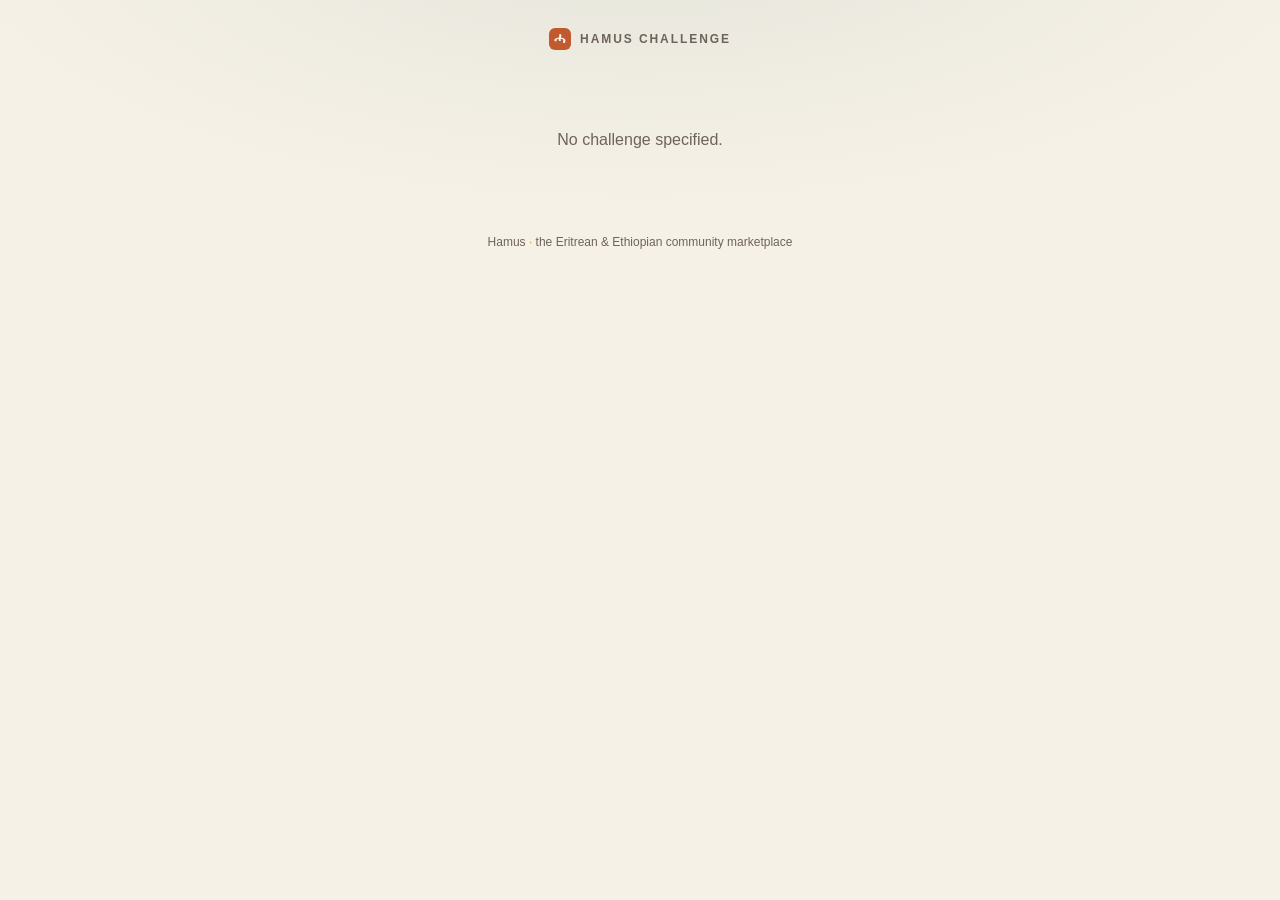
<file: hamus/challenge/index.html>
<!doctype html>
<html lang="en">
<head>
<meta charset="utf-8" />
<meta name="viewport" content="width=device-width, initial-scale=1" />
<title>Hamus Challenge</title>
<meta name="description" content="Vote in the Hamus community challenge." />
<meta property="og:title" content="The Shiro Challenge — who makes the best?" />
<meta property="og:description" content="Post your shiro, the community votes — winner takes 1 lb shiro, 1 lb berbere + a clay pot. Free on Hamus. Ends Aug 5." />
<!-- ✎ campaign og:image — update per challenge -->
<meta property="og:image" content="https://wildbeles.com/hamus/challenge/assets/shiro-cover-v2.jpg" />
<meta property="og:type" content="website" />
<meta name="twitter:card" content="summary_large_image" />
<style>
  :root {
    --ground: #F6F1E7; --ground-2: #FBF8F1; --ink: #2B2420; --ink-soft: #6E635A;
    --green: #1E5B4B; --green-deep: #164438; --gold: #C6A14A; --terra: #C15A2E;
    --tint: #E9EFE9; --line: #E4DBC9; --shadow: 0 18px 44px -22px rgba(43,36,32,.45);
  }
  * { box-sizing: border-box; }
  body { margin: 0; color: var(--ink);
    background: radial-gradient(1200px 500px at 50% -10%, rgba(30,91,75,.08), transparent 60%), var(--ground);
    font: 16px/1.55 -apple-system, BlinkMacSystemFont, "Segoe UI", Roboto, sans-serif;
    -webkit-font-smoothing: antialiased; display: flex; justify-content: center; padding: 28px 18px 40px; min-height: 100vh; }
  .wrap { width: 100%; max-width: 448px; }
  .eyebrow { display: flex; align-items: center; gap: 9px; justify-content: center; font-size: 12px;
    letter-spacing: .16em; text-transform: uppercase; color: var(--ink-soft); font-weight: 600; margin-bottom: 18px; }
  .eyebrow .mark { width: 22px; height: 22px; border-radius: 6px; background: var(--terra); color: var(--ground-2);
    display: grid; place-items: center; font-family: Georgia, serif; font-size: 14px; font-weight: 700; }
  .card { background: var(--ground-2); border: 1px solid var(--line); border-radius: 20px; overflow: hidden; box-shadow: var(--shadow); }
  .cover { background: radial-gradient(120% 140% at 85% -20%, rgba(198,161,74,.3), transparent 55%),
      linear-gradient(160deg, var(--terra) 0%, #8A3423 100%); color: #F7F3E8; padding: 30px 26px 26px; text-align: center; position: relative; }
  .cover .kicker { font-size: 11.5px; letter-spacing: .18em; text-transform: uppercase; color: rgba(247,243,232,.82); font-weight: 700; margin: 0 0 12px; }
  .cover h1 { font-family: Georgia, "Times New Roman", serif; font-weight: 600; font-size: clamp(28px, 8vw, 38px); line-height: 1.06; margin: 0; text-wrap: balance; }
  .rule { width: 46px; height: 3px; border-radius: 3px; background: var(--gold); margin: 15px auto 13px; }
  .cover .prize { font-style: italic; color: rgba(247,243,232,.92); font-size: 15px; margin: 0; font-family: Georgia, serif; }
  .cover .prizenote { font-size: 11.5px; color: rgba(247,243,232,.72); margin: 10px auto 0; max-width: 320px; line-height: 1.45; }
  .prompt { padding: 16px 22px 6px; font-size: 14px; color: var(--ink-soft); text-align: center; line-height: 1.5; }
  .board { padding: 8px 18px 4px; display: grid; gap: 9px; }
  .entry { display: flex; align-items: center; gap: 12px; background: #fff; border: 1px solid var(--line); border-radius: 14px; padding: 9px 12px; }
  .entry .rank { width: 22px; font-weight: 800; color: var(--gold); font-variant-numeric: tabular-nums; }
  .entry img { width: 54px; height: 54px; border-radius: 11px; object-fit: cover; background: var(--tint); }
  .entry .noimg { width: 54px; height: 54px; border-radius: 11px; background: var(--tint); }
  .entry .who { flex: 1; min-width: 0; font-weight: 700; white-space: nowrap; overflow: hidden; text-overflow: ellipsis; }
  .entry .votes { font-weight: 800; color: var(--green-deep); font-variant-numeric: tabular-nums; white-space: nowrap; }
  .count { font-size: 13px; color: var(--ink-soft); text-align: center; padding: 6px; }
  .actions { padding: 20px 22px 8px; display: grid; gap: 11px; }
  .btn { display: flex; align-items: center; justify-content: center; gap: 9px; padding: 15px 18px; border-radius: 13px; font-size: 16px; font-weight: 700; text-decoration: none; border: 1px solid transparent; }
  .btn-primary { background: var(--terra); color: #FDF7EF; box-shadow: 0 10px 22px -12px rgba(193,90,46,.8); }
  .btn-store { background: var(--ink); color: var(--ground-2); padding: 12px 10px; border-radius: 12px; font-size: 13.5px; line-height: 1.15; width: 100%; text-align: center; }
  .btn-store small { display: block; font-size: 10px; font-weight: 500; opacity: .7; letter-spacing: .04em; }
  .btn-store b { font-size: 15px; font-weight: 700; }
  .soon { background: #F1EEE4; border: 1px solid var(--line); border-radius: 13px; padding: 16px 18px; text-align: center; }
  .soon-title { font-weight: 700; font-size: 15px; } .soon-body { margin-top: 5px; font-size: 13px; color: var(--ink-soft); }
  .hint { margin: 4px 2px 0; font-size: 12px; color: var(--ink-soft); line-height: 1.45; text-align: center; }
  .foot { text-align: center; margin-top: 20px; font-size: 12px; color: var(--ink-soft); }
  .foot .dot { color: var(--gold); }
  .state { text-align: center; padding: 60px 20px; color: var(--ink-soft); }
  [hidden] { display: none !important; }
</style>
</head>
<body>
  <div class="wrap">
    <div class="eyebrow"><span class="mark">ሓ</span> <span>Hamus Challenge</span></div>
    <div id="loading" class="state">Loading…</div>
    <div id="card" class="card" hidden>
      <div class="cover">
        <p class="kicker" id="deadline"></p>
        <h1 id="title"></h1>
        <div class="rule"></div>
        <p class="prize" id="prize"></p>
        <p class="prizenote" id="prizenote" hidden></p>
      </div>
      <p class="prompt" id="prompt"></p>
      <div class="board" id="board"></div>
      <div class="count" id="count"></div>
      <div class="actions" id="actions"></div>
      <p class="hint" style="padding:0 24px 22px">Voting happens in the app — one vote per person. <a href="./rules/" style="color:inherit">Official rules</a>.</p>
    </div>
    <div class="foot">Hamus <span class="dot">·</span> the Eritrean &amp; Ethiopian community marketplace</div>
  </div>
<script>
  var SUPABASE_URL = 'https://avboayslfyoaqtmwbmjd.supabase.co';
  var PUBLISHABLE_KEY = 'sb_publishable_qhIsC7y-Wi-zvu1YskZjtg_fm7ogabd';
  function $(id){ return document.getElementById(id); }
  function el(t,c,x){ var e=document.createElement(t); if(c) e.className=c; if(x!=null) e.textContent=x; return e; }
  function isAndroid(){ return /Android/i.test(navigator.userAgent||''); }
  function isIOS(){ var u=navigator.userAgent||''; return /iPhone|iPad|iPod/i.test(u)||(navigator.platform==='MacIntel'&&navigator.maxTouchPoints>1); }
  function storeBtn(android){ var a=el('a','btn btn-store');
    a.href = android ? 'https://play.google.com/store/apps/details?id=app.hamus.wildbeles' : 'https://apps.apple.com/app/id6759566316';
    a.appendChild(el('small',null, android ? 'Get it on' : 'Download on the'));
    a.appendChild(el('b',null, android ? 'Google Play' : 'App Store')); return a; }
  // Device-aware "get the app to vote". Deep link into the challenge on the phone.
  function renderActions(box, challengeId){
    while(box.firstChild) box.removeChild(box.firstChild);
    var android=isAndroid(), ios=isIOS();
    if((ios||android) && challengeId){ var open=el('a','btn btn-primary'); open.href='hamus://challenges/'+challengeId; open.textContent='Open in Hamus to vote'; box.appendChild(open); }
    box.appendChild(storeBtn(android));
    if(!ios && !android) box.appendChild(el('p','hint','Hamus is on iPhone & Android — open this on your phone, or search "Hamus" in the App Store or Google Play.'));
  }
  function daysLeft(endsAt){ var ms=new Date(endsAt)-new Date(); if(ms<=0) return 'Challenge ended';
    var d=Math.floor(ms/86400000), h=Math.floor((ms%86400000)/3600000); return (d>0? d+' days left' : h+'h left'); }
  var slug = new URLSearchParams(location.search).get('slug');
  function render(c){
    if(!c){ $('loading').textContent = 'Challenge not found.'; return; }
    document.title = c.title + ' · Hamus Challenge';
    // Campaign cover art (challenges.cover_image_url) as the hero, with a dark
    // wash so the white text stays readable over any image.
    if(c.cover){
      var cv=document.querySelector('.cover');
      cv.style.backgroundImage='linear-gradient(rgba(12,42,37,.45), rgba(12,42,37,.66)), url("'+c.cover+'")';
      cv.style.backgroundSize='cover'; cv.style.backgroundPosition='center';
    }
    $('deadline').textContent = c.status==='winner_confirmed' ? 'Winner announced' : daysLeft(c.ends_at);
    $('title').textContent = c.title;
    $('prize').textContent = '🏆 ' + c.prize;
    if(c.prize_note){ $('prizenote').textContent = c.prize_note; $('prizenote').hidden = false; }
    $('prompt').textContent = c.prompt;
    var board=$('board'); var entries=c.entries||[];
    entries.slice(0,20).forEach(function(e,i){
      var row=el('div','entry'); row.appendChild(el('span','rank','#'+(i+1)));
      if(e.image){ var im=document.createElement('img'); im.src=e.image; im.alt=''; row.appendChild(im); } else { row.appendChild(el('div','noimg')); }
      var who=el('span','who', (e.author||'Someone') + (c.winner_entry_id===e.id?'  🏆':'')); row.appendChild(who);
      row.appendChild(el('span','votes', (e.votes||0)+' ♥')); board.appendChild(row);
    });
    $('count').textContent = entries.length + (entries.length===1?' entry':' entries');
    renderActions($('actions'), c.id);
    $('loading').hidden = true; $('card').hidden = false;
  }
  if(!slug){ $('loading').textContent = 'No challenge specified.'; }
  else {
    fetch(SUPABASE_URL+'/rest/v1/rpc/public_challenge_view', {
      method:'POST', headers:{ apikey:PUBLISHABLE_KEY, 'Content-Type':'application/json' }, body: JSON.stringify({ p_slug: slug })
    }).then(function(r){ return r.ok ? r.json() : null; }).then(render).catch(function(){ $('loading').textContent='Could not load.'; });
  }
</script>
</body>
</html>
</file>
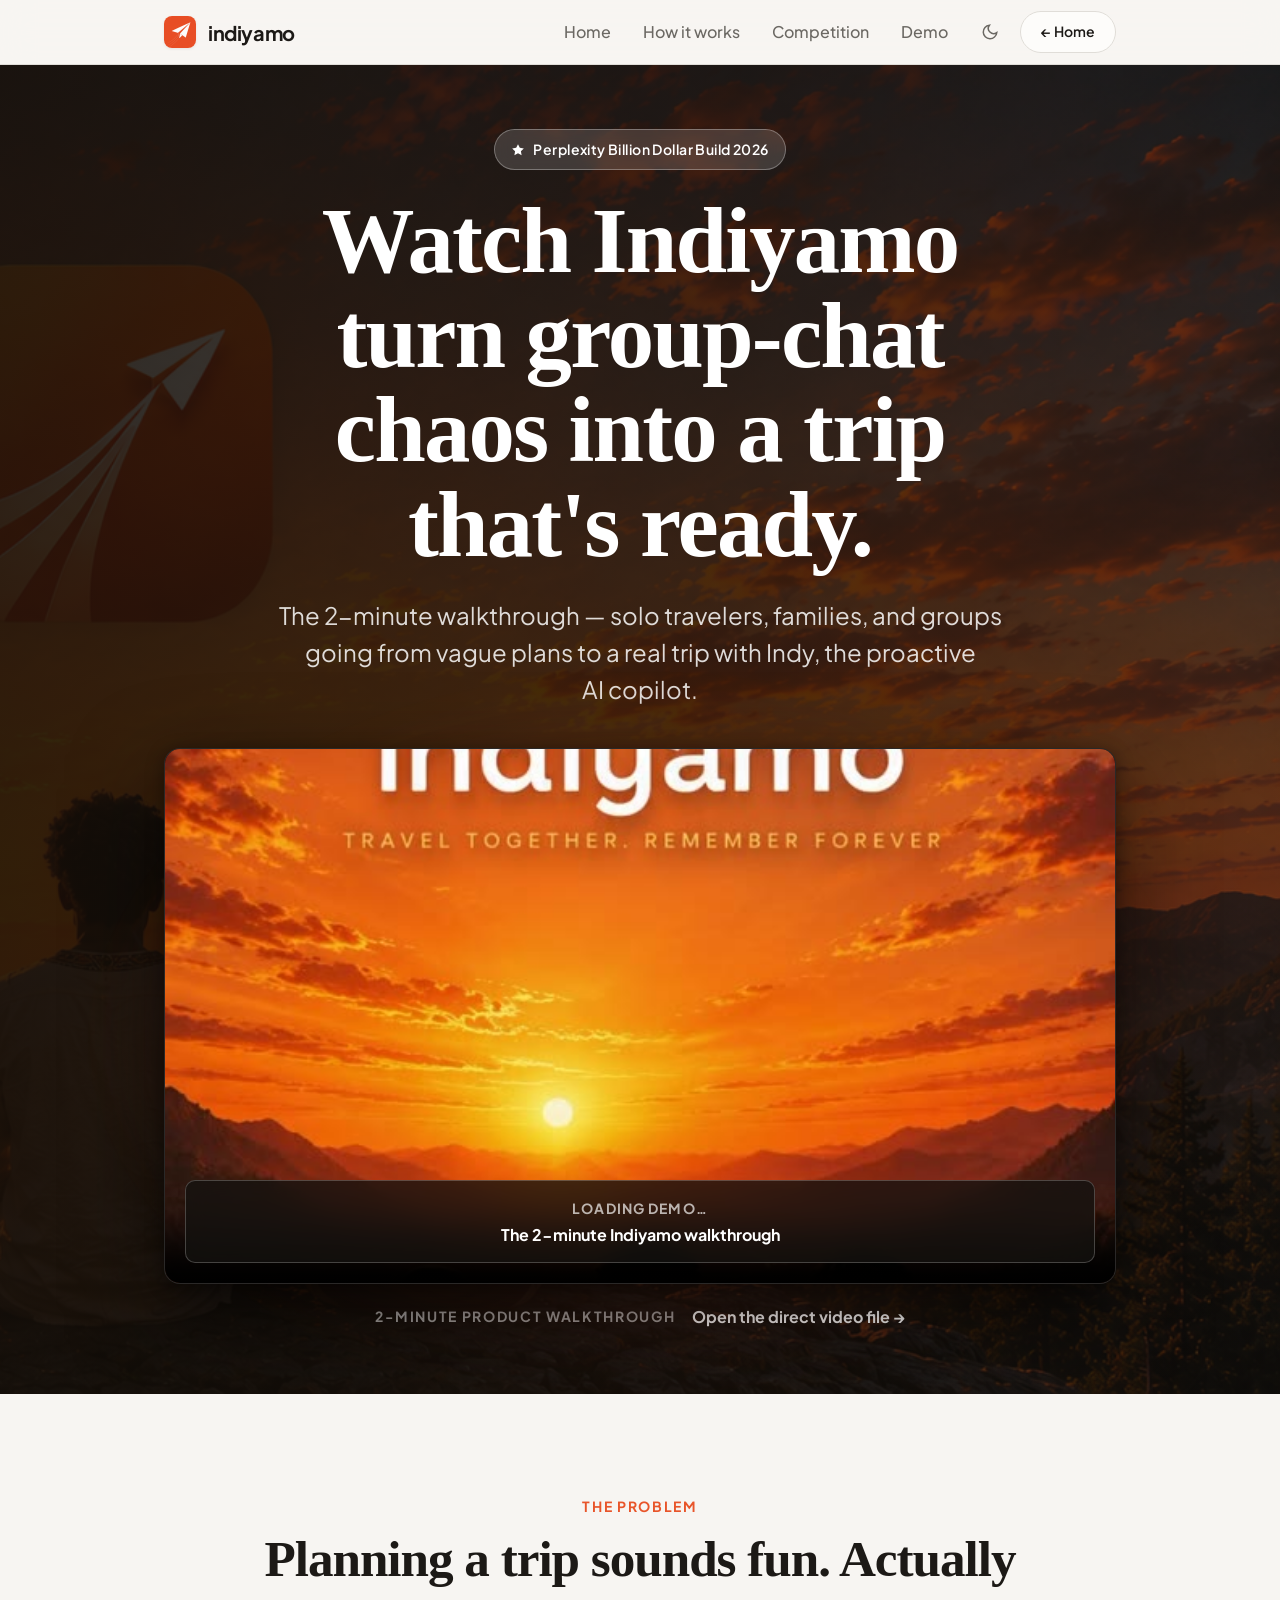
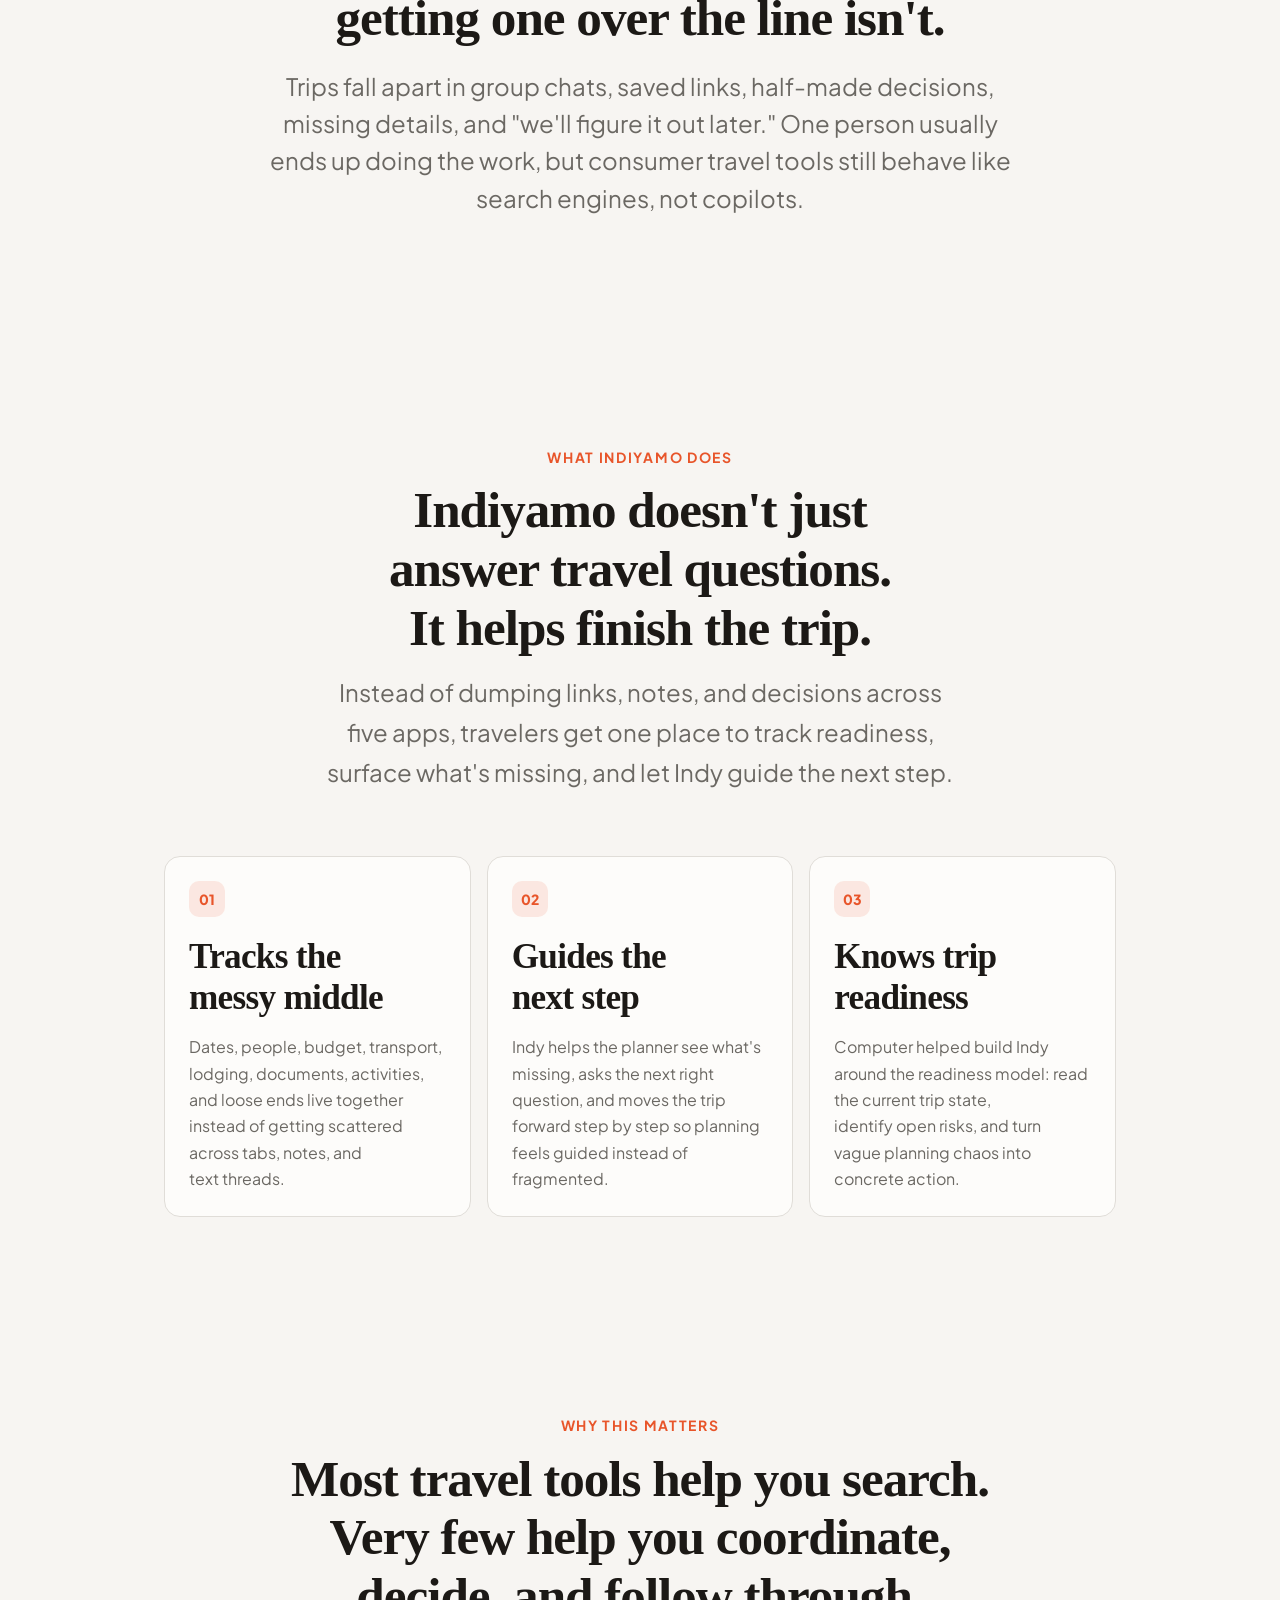
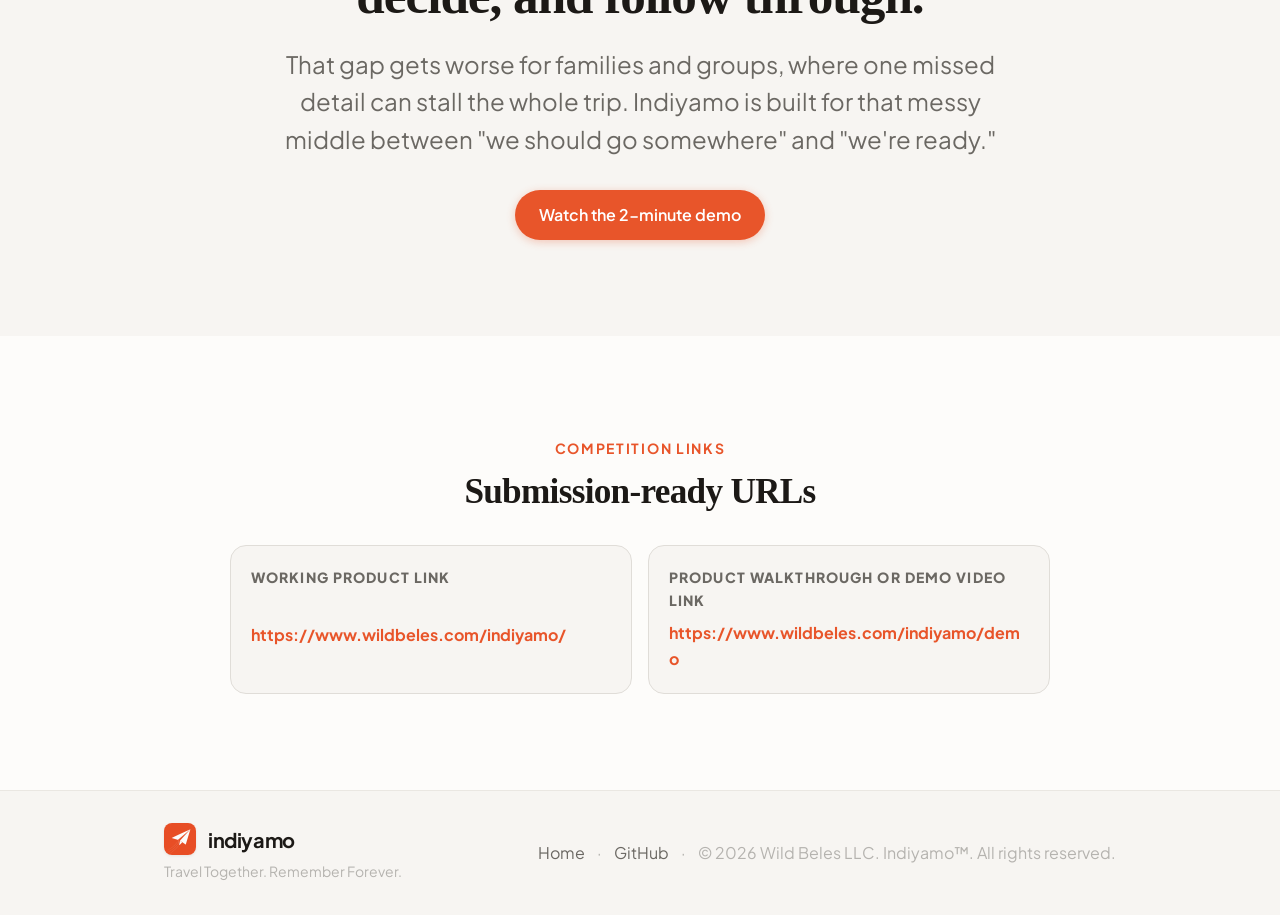
<file: indiyamo/demo/index.html>
<!DOCTYPE html>
<html lang="en" data-theme="light">
<head>
  <meta charset="UTF-8" />
  <meta name="viewport" content="width=device-width, initial-scale=1.0" />
  <title>Indiyamo Demo — From Group Chat Chaos to a Ready Trip</title>
  <meta name="description" content="A 2-minute Indiyamo demo showing how a proactive AI copilot turns scattered travel planning into one guided workflow." />

  <meta property="og:title" content="Indiyamo Demo — From Group Chat Chaos to a Ready Trip" />
  <meta property="og:description" content="See how Indiyamo helps solo travelers, families, and groups move from vague plans to real trips with Indy." />
  <meta property="og:type" content="website" />
  <meta property="og:image" content="../assets/splash.jpg?v=20260527-real" />

  <link rel="icon" type="image/png" href="../assets/icon.png" />
  <link rel="apple-touch-icon" href="../assets/icon.png" />
  <link rel="preconnect" href="https://fonts.googleapis.com" />
  <link rel="preconnect" href="https://fonts.gstatic.com" crossorigin />
  <link href="https://fonts.googleapis.com/css2?family=Plus+Jakarta+Sans:ital,wght@0,300..800;1,300..800&display=swap" rel="stylesheet" />
  <link href="https://api.fontshare.com/v2/css?f[]=boska@400,500,700&display=swap" rel="stylesheet" />
  <link rel="stylesheet" href="../style.css" />
</head>
<body class="demo-page">
  <header class="nav" id="nav">
    <div class="nav__inner">
      <a href="../" class="nav__logo" aria-label="Indiyamo home">
        <img src="../assets/icon.png" alt="" class="nav__logo-mark" />
        <span class="nav__wordmark">indiyamo</span>
      </a>
      <nav class="nav__links" aria-label="Main navigation">
        <a href="../">Home</a>
        <a href="../#how-it-works">How it works</a>
        <a href="../#competition">Competition</a>
        <a href="#watch">Demo</a>
      </nav>
      <div class="nav__actions">
        <button class="nav__theme-toggle" data-theme-toggle aria-label="Switch to dark mode">
          <svg width="18" height="18" viewBox="0 0 24 24" fill="none" stroke="currentColor" stroke-width="2"><path d="M21 12.79A9 9 0 1 1 11.21 3 7 7 0 0 0 21 12.79z"/></svg>
        </button>
        <a href="../" class="btn btn--line btn--sm">← Home</a>
      </div>
    </div>
  </header>

  <main>
    <section class="demo-hero demo-hero--theater" id="watch">
      <div class="demo-hero__bg">
        <img src="../assets/splash.jpg?v=20260527-real" alt="" />
      </div>
      <div class="container demo-hero__inner">
        <div class="demo-hero__copy">
          <span class="badge badge--competition">
            <svg width="14" height="14" viewBox="0 0 24 24" fill="currentColor"><path d="M12 2L15.09 8.26L22 9.27L17 14.14L18.18 21.02L12 17.77L5.82 21.02L7 14.14L2 9.27L8.91 8.26L12 2Z"/></svg>
            Perplexity Billion Dollar Build 2026
          </span>
          <h1>Watch Indiyamo turn group-chat chaos into a trip that's ready.</h1>
          <p>The 2-minute walkthrough — solo travelers, families, and groups going from vague plans to a real trip with Indy, the proactive AI copilot.</p>
        </div>

        <figure class="demo-theater">
          <div class="demo-video__stage" data-demo-stage>
            <video controls preload="metadata" playsinline poster="../assets/indiyamo-demo-poster.jpg?v=20260603" data-demo-video>
              <source src="../assets/indiyamo-demo.mp4?v=20260603" type="video/mp4" />
              Your browser does not support the video tag.
            </video>
            <button class="demo-video__play" type="button" data-demo-play aria-label="Play the Indiyamo demo">
              <svg viewBox="0 0 24 24" fill="currentColor" width="34" height="34"><path d="M8 5v14l11-7z"/></svg>
            </button>
            <div class="demo-video__placeholder">
              <span>Loading demo…</span>
              <strong>The 2-minute Indiyamo walkthrough</strong>
            </div>
          </div>
          <figcaption class="demo-theater__caption">
            <span class="eyebrow">2-minute product walkthrough</span>
            <a href="../assets/indiyamo-demo.mp4" class="demo-video__direct">Open the direct video file →</a>
          </figcaption>
        </figure>
      </div>
    </section>

    <section class="section demo-problem">
      <div class="container">
        <div class="demo-problem__inner">
          <span class="eyebrow">The problem</span>
          <h2>Planning a trip sounds fun. Actually getting one over the line isn't.</h2>
          <p>Trips fall apart in group chats, saved links, half-made decisions, missing details, and "we'll figure it out later." One person usually ends up doing the work, but consumer travel tools still behave like search engines, not copilots.</p>
        </div>
      </div>
    </section>

    <section class="section demo-context">
      <div class="container">
        <div class="section-header">
          <span class="eyebrow">What Indiyamo does</span>
          <h2>Indiyamo doesn't just answer travel questions. It helps finish the trip.</h2>
          <p class="section-sub">Instead of dumping links, notes, and decisions across five apps, travelers get one place to track readiness, surface what's missing, and let Indy guide the next step.</p>
        </div>
        <div class="demo-context__grid">
          <article class="demo-context__item">
            <span>01</span>
            <h2>Tracks the messy middle</h2>
            <p>Dates, people, budget, transport, lodging, documents, activities, and loose ends live together instead of getting scattered across tabs, notes, and text threads.</p>
          </article>
          <article class="demo-context__item">
            <span>02</span>
            <h2>Guides the next step</h2>
            <p>Indy helps the planner see what's missing, asks the next right question, and moves the trip forward step by step so planning feels guided instead of fragmented.</p>
          </article>
          <article class="demo-context__item">
            <span>03</span>
            <h2>Knows trip readiness</h2>
            <p>Computer helped build Indy around the readiness model: read the current trip state, identify open risks, and turn vague planning chaos into concrete action.</p>
          </article>
        </div>
      </div>
    </section>

    <section class="section demo-why">
      <div class="container">
        <div class="demo-why__inner">
          <span class="eyebrow">Why this matters</span>
          <h2>Most travel tools help you search. Very few help you coordinate, decide, and follow through.</h2>
          <p>That gap gets worse for families and groups, where one missed detail can stall the whole trip. Indiyamo is built for that messy middle between "we should go somewhere" and "we're ready."</p>
          <a href="#watch" class="btn btn--primary">Watch the 2-minute demo</a>
        </div>
      </div>
    </section>

    <section class="section demo-submission">
      <div class="container">
        <div class="demo-submission__inner">
          <span class="eyebrow">Competition links</span>
          <h2>Submission-ready URLs</h2>
          <div class="demo-submission__links">
            <a href="https://www.wildbeles.com/indiyamo/">
              <span>Working product link</span>
              <strong>https://www.wildbeles.com/indiyamo/</strong>
            </a>
            <a href="https://www.wildbeles.com/indiyamo/demo">
              <span>Product walkthrough or demo video link</span>
              <strong>https://www.wildbeles.com/indiyamo/demo</strong>
            </a>
          </div>
        </div>
      </div>
    </section>
  </main>

  <footer class="footer">
    <div class="container">
      <div class="footer__inner">
        <div class="footer__brand">
          <a href="../" class="nav__logo" aria-label="Indiyamo home">
            <img src="../assets/icon.png" alt="" class="nav__logo-mark" />
            <span class="nav__wordmark">indiyamo</span>
          </a>
          <p class="footer__tagline">Travel Together. Remember Forever.</p>
        </div>
        <div class="footer__links">
          <a href="../">Home</a>
          <span class="footer__sep">·</span>
          <a href="https://github.com/mainib26/indiyamo-mobile" target="_blank" rel="noopener">GitHub</a>
          <span class="footer__sep">·</span>
          <span class="footer__copy">© 2026 Wild Beles LLC. Indiyamo™. All rights reserved.</span>
        </div>
      </div>
    </div>
  </footer>

  <script src="../main.js"></script>
  <script>
    (function () {
      var video = document.querySelector('[data-demo-video]');
      if (!video) return;
      var stage = video.closest('.demo-video__stage');
      if (!stage) return;
      var theater = video.closest('.demo-theater');
      var playBtn = stage.querySelector('[data-demo-play]');

      // Reveal the play affordance once the file is confirmed loadable, and let
      // the stage adapt to the video's real orientation (this demo is a vertical
      // phone recording, so it renders as a centered phone frame).
      video.addEventListener('loadedmetadata', function () {
        stage.classList.add('is-ready');
        if (theater && video.videoHeight > video.videoWidth) {
          theater.classList.add('is-portrait');
        }
      });
      if (playBtn) {
        playBtn.addEventListener('click', function () {
          var started = video.play();
          if (started && typeof started.catch === 'function') started.catch(function () {});
        });
      }
      video.addEventListener('play', function () { stage.classList.add('is-playing'); });
      video.addEventListener('pause', function () { stage.classList.remove('is-playing'); });
      video.addEventListener('ended', function () { stage.classList.remove('is-playing'); });
    })();
  </script>
  <!-- Cloudflare Web Analytics -->
  <script defer src='https://static.cloudflareinsights.com/beacon.min.js' data-cf-beacon='{"token": "3647a5404eb44c69a69fdd7ae8679982"}'></script>
  <!-- End Cloudflare Web Analytics -->
</body>
</html>
</file>
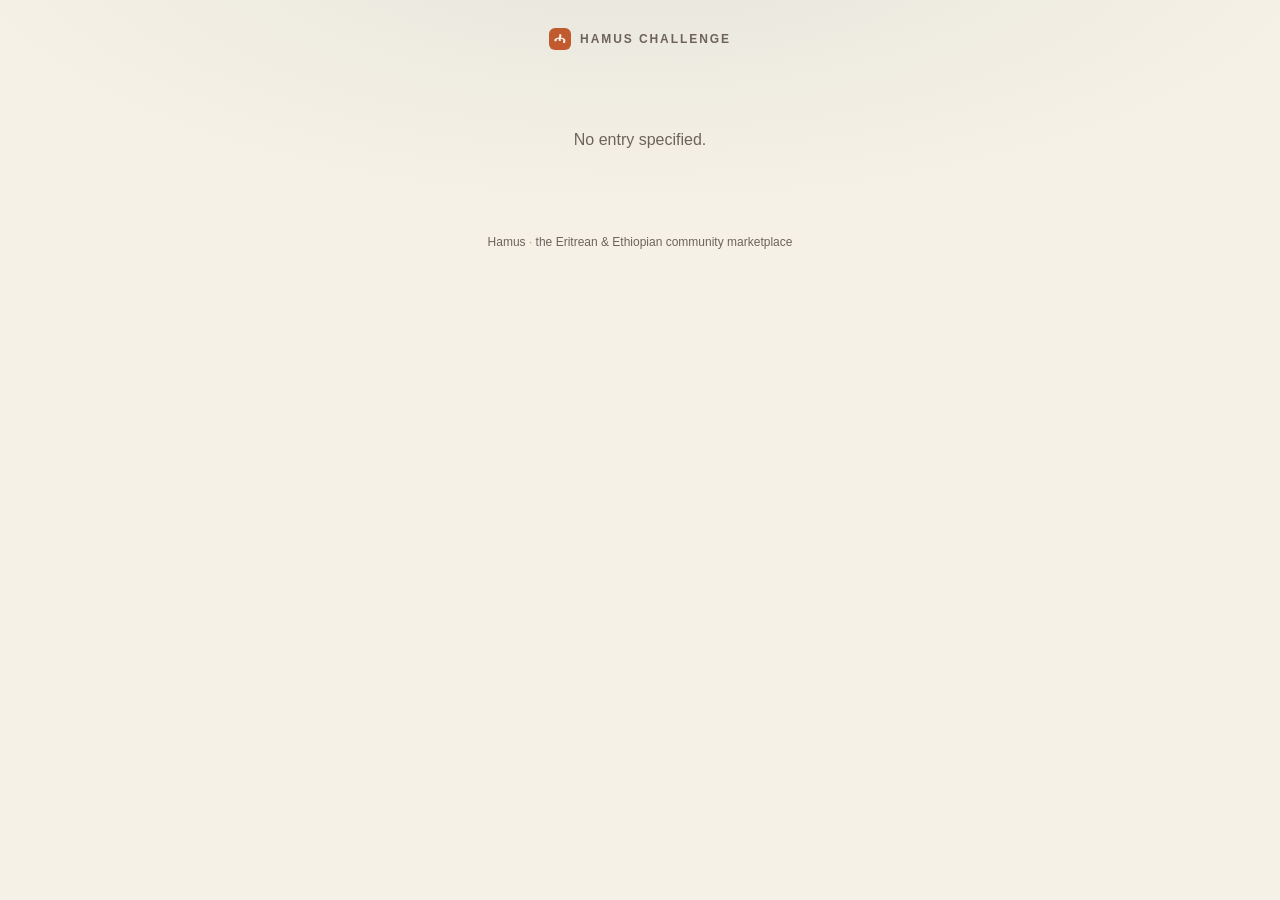
<file: hamus/challenge/entry/index.html>
<!doctype html>
<html lang="en">
<head>
<meta charset="utf-8" />
<meta name="viewport" content="width=device-width, initial-scale=1" />
<title>Vote on Hamus</title>
<meta name="description" content="Vote for this entry in the Hamus community challenge." />
<meta property="og:title" content="Vote for my entry on Hamus" />
<meta property="og:description" content="Help me win the Hamus challenge — download the app and vote." />
<meta property="og:image" content="https://wildbeles.com/og-image.png" />
<meta property="og:type" content="website" />
<meta name="twitter:card" content="summary_large_image" />
<style>
  :root { --ground:#F6F1E7; --ground-2:#FBF8F1; --ink:#2B2420; --ink-soft:#6E635A;
    --green-deep:#164438; --gold:#C6A14A; --terra:#C15A2E; --tint:#E9EFE9; --line:#E4DBC9; --shadow:0 18px 44px -22px rgba(43,36,32,.45); }
  * { box-sizing:border-box; }
  body { margin:0; color:var(--ink);
    background: radial-gradient(1200px 500px at 50% -10%, rgba(30,91,75,.08), transparent 60%), var(--ground);
    font:16px/1.55 -apple-system,BlinkMacSystemFont,"Segoe UI",Roboto,sans-serif; -webkit-font-smoothing:antialiased;
    display:flex; justify-content:center; padding:28px 18px 40px; min-height:100vh; }
  .wrap { width:100%; max-width:448px; }
  .eyebrow { display:flex; align-items:center; gap:9px; justify-content:center; font-size:12px; letter-spacing:.16em; text-transform:uppercase; color:var(--ink-soft); font-weight:600; margin-bottom:18px; }
  .eyebrow .mark { width:22px; height:22px; border-radius:6px; background:var(--terra); color:var(--ground-2); display:grid; place-items:center; font-family:Georgia,serif; font-size:14px; font-weight:700; }
  .card { background:var(--ground-2); border:1px solid var(--line); border-radius:20px; overflow:hidden; box-shadow:var(--shadow); }
  .hero { width:100%; aspect-ratio:4/3; object-fit:cover; background:var(--tint); display:block; }
  .hero-empty { width:100%; aspect-ratio:4/3; background:linear-gradient(160deg,var(--terra),#8A3423); display:grid; place-items:center; color:#F7F3E8; font-size:64px; }
  .body { padding:20px 24px 8px; text-align:center; }
  .who { font-family:Georgia,serif; font-weight:600; font-size:24px; margin:0; }
  .stat { color:var(--ink-soft); font-size:14px; margin:8px 0 0; }
  .stat b { color:var(--green-deep); }
  .chal { margin:14px auto 0; padding:12px 16px; background:#fff; border:1px solid var(--line); border-radius:13px; }
  .chal .t { font-weight:700; font-size:15px; } .chal .p { color:var(--terra); font-weight:700; font-size:13.5px; margin-top:3px; }
  .actions { padding:18px 24px 8px; display:grid; gap:11px; }
  .btn { display:flex; align-items:center; justify-content:center; gap:9px; padding:15px 18px; border-radius:13px; font-size:16px; font-weight:700; text-decoration:none; border:1px solid transparent; }
  .btn-primary { background:var(--terra); color:#FDF7EF; box-shadow:0 10px 22px -12px rgba(193,90,46,.8); }
  .btn-store { background:var(--ink); color:var(--ground-2); padding:12px 10px; border-radius:12px; font-size:13.5px; line-height:1.15; width:100%; text-align:center; }
  .btn-store small { display:block; font-size:10px; font-weight:500; opacity:.7; } .btn-store b { font-size:15px; font-weight:700; }
  .soon { background:#F1EEE4; border:1px solid var(--line); border-radius:13px; padding:16px 18px; text-align:center; }
  .soon-title { font-weight:700; font-size:15px; } .soon-body { margin-top:5px; font-size:13px; color:var(--ink-soft); }
  .hint { margin:4px 2px 0; font-size:12px; color:var(--ink-soft); text-align:center; }
  .foot { text-align:center; margin-top:20px; font-size:12px; color:var(--ink-soft); } .foot .dot { color:var(--gold); }
  .state { text-align:center; padding:60px 20px; color:var(--ink-soft); }
  [hidden] { display:none !important; }
</style>
</head>
<body>
  <div class="wrap">
    <div class="eyebrow"><span class="mark">ሓ</span> <span>Hamus Challenge</span></div>
    <div id="loading" class="state">Loading…</div>
    <div id="card" class="card" hidden>
      <div id="heroWrap"></div>
      <div class="body">
        <p class="who" id="who"></p>
        <p class="stat" id="stat"></p>
        <div class="chal"><div class="t" id="chalTitle"></div><div class="p" id="chalPrize"></div></div>
      </div>
      <div class="actions" id="actions"></div>
      <p class="hint" style="padding:0 24px 22px">Voting happens in the app — one vote per person.</p>
    </div>
    <div class="foot">Hamus <span class="dot">·</span> the Eritrean &amp; Ethiopian community marketplace</div>
  </div>
<script>
  var SUPABASE_URL='https://avboayslfyoaqtmwbmjd.supabase.co';
  var PUBLISHABLE_KEY='sb_publishable_qhIsC7y-Wi-zvu1YskZjtg_fm7ogabd';
  function $(id){ return document.getElementById(id); }
  function el(t,c,x){ var e=document.createElement(t); if(c) e.className=c; if(x!=null) e.textContent=x; return e; }
  function isAndroid(){ return /Android/i.test(navigator.userAgent||''); }
  function isIOS(){ var u=navigator.userAgent||''; return /iPhone|iPad|iPod/i.test(u)||(navigator.platform==='MacIntel'&&navigator.maxTouchPoints>1); }
  function storeBtn(android){ var a=el('a','btn btn-store'); a.href = android ? 'https://play.google.com/store/apps/details?id=app.hamus.wildbeles' : 'https://apps.apple.com/app/id6759566316'; a.appendChild(el('small',null, android ? 'Get it on' : 'Download on the')); a.appendChild(el('b',null, android ? 'Google Play' : 'App Store')); return a; }
  function renderActions(box, challengeId){
    while(box.firstChild) box.removeChild(box.firstChild);
    var android=isAndroid(), ios=isIOS();
    if((ios||android) && challengeId){ var open=el('a','btn btn-primary'); open.href='hamus://challenges/'+challengeId; open.textContent='Open in Hamus to vote'; box.appendChild(open); }
    box.appendChild(storeBtn(android));
    if(!ios && !android) box.appendChild(el('p','hint','Hamus is on iPhone & Android — open this on your phone, or search "Hamus" in the App Store or Google Play.'));
  }
  var id=new URLSearchParams(location.search).get('id');
  function render(e){
    if(!e){ $('loading').textContent='Entry not found.'; return; }
    var author=e.author||'Someone';
    document.title=author+' · Hamus Challenge';
    var hw=$('heroWrap');
    if(e.image){ var im=document.createElement('img'); im.className='hero'; im.src=e.image; im.alt=''; hw.appendChild(im); }
    else { var d=el('div','hero-empty','🍲'); hw.appendChild(d); }
    $('who').textContent = 'Vote for ' + author;
    var stat=$('stat'); stat.textContent='Currently ';
    stat.appendChild(el('b', null, '#'+(e.rank||'—')));
    stat.appendChild(document.createTextNode(' · '+(e.votes||0)+' votes'));
    var c=e.challenge||{}; $('chalTitle').textContent=c.title||'Challenge'; $('chalPrize').textContent='🏆 '+(c.prize||'');
    renderActions($('actions'), c.id);
    $('loading').hidden=true; $('card').hidden=false;
  }
  if(!id){ $('loading').textContent='No entry specified.'; }
  else {
    fetch(SUPABASE_URL+'/rest/v1/rpc/public_challenge_entry_view', {
      method:'POST', headers:{ apikey:PUBLISHABLE_KEY, 'Content-Type':'application/json' }, body: JSON.stringify({ p_entry_id: id })
    }).then(function(r){ return r.ok?r.json():null; }).then(render).catch(function(){ $('loading').textContent='Could not load.'; });
  }
</script>
</body>
</html>
</file>
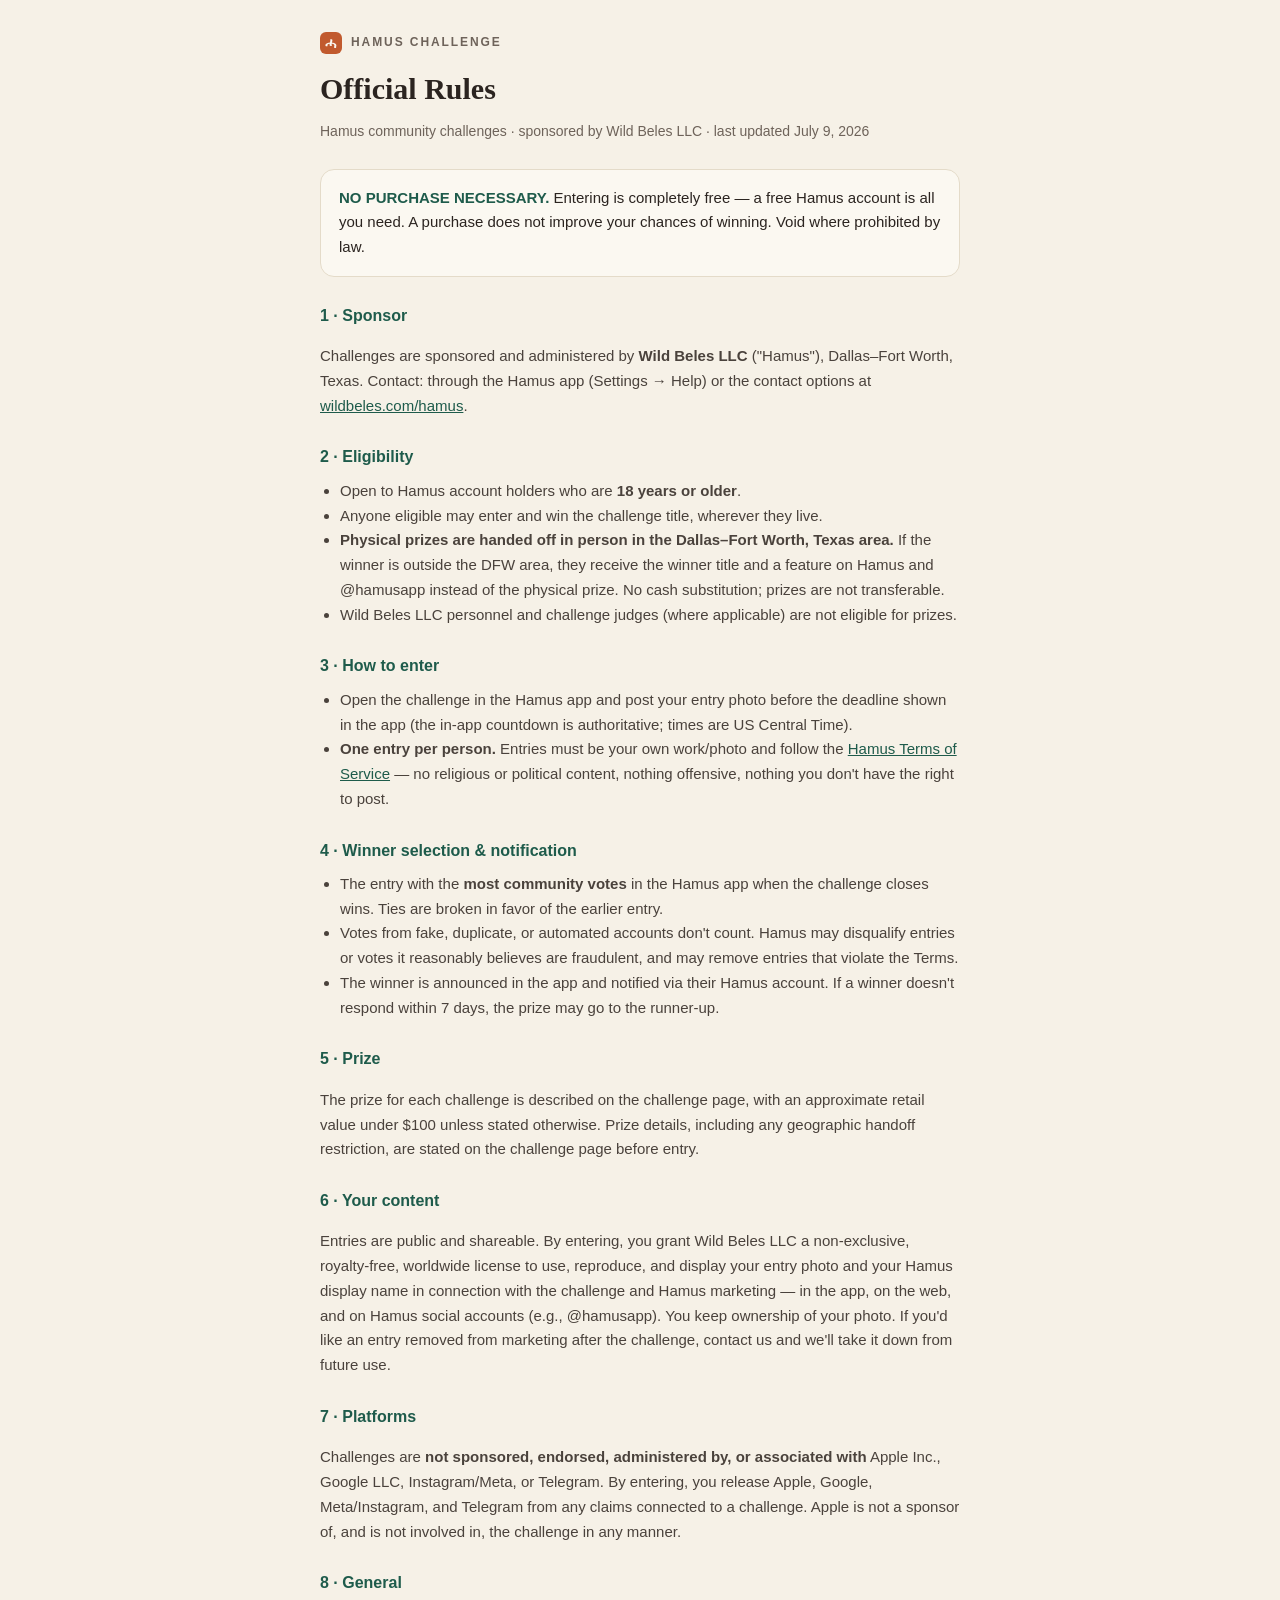
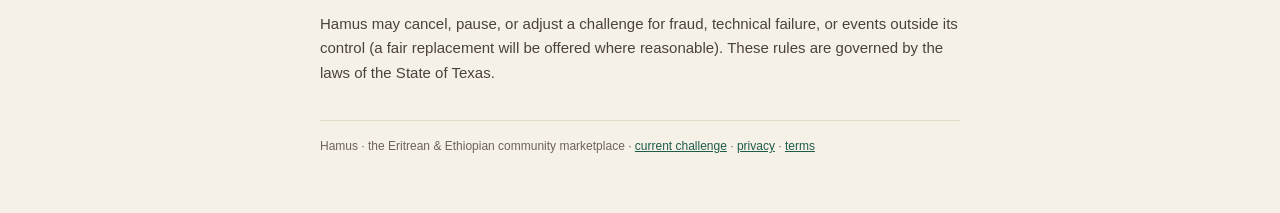
<file: hamus/challenge/rules/index.html>
<!doctype html>
<html lang="en">
<head>
<meta charset="utf-8" />
<meta name="viewport" content="width=device-width, initial-scale=1" />
<title>Hamus Challenge · Official Rules</title>
<meta name="description" content="Official rules for Hamus community challenges." />
<meta name="robots" content="index,follow" />
<style>
  :root { --ground:#F6F1E7; --ink:#2B2420; --ink-soft:#6E635A; --green:#1E5B4B; --gold:#C6A14A; --line:#E4DBC9; }
  * { box-sizing: border-box; }
  body { margin:0; color:var(--ink); background:var(--ground);
    font: 15px/1.65 -apple-system, BlinkMacSystemFont, "Segoe UI", Roboto, sans-serif;
    -webkit-font-smoothing:antialiased; display:flex; justify-content:center; padding:32px 18px 56px; }
  .wrap { width:100%; max-width:640px; }
  .eyebrow { display:flex; align-items:center; gap:9px; font-size:12px; letter-spacing:.16em;
    text-transform:uppercase; color:var(--ink-soft); font-weight:600; margin-bottom:10px; }
  .eyebrow .mark { width:22px; height:22px; border-radius:6px; background:#C15A2E; color:#FBF8F1;
    display:grid; place-items:center; font-family:Georgia,serif; font-size:14px; font-weight:700; }
  h1 { font-family:Georgia,"Times New Roman",serif; font-weight:600; font-size:30px; margin:0 0 6px; }
  .sub { color:var(--ink-soft); margin:0 0 26px; font-size:14px; }
  h2 { font-size:16px; margin:26px 0 8px; color:var(--green); }
  p, li { color:#4A423C; }
  ul { padding-left: 20px; margin: 6px 0; }
  .box { background:#FBF8F1; border:1px solid var(--line); border-radius:14px; padding:16px 18px; margin:18px 0; }
  .box b { color: var(--green); }
  .foot { margin-top:34px; font-size:12px; color:var(--ink-soft); border-top:1px solid var(--line); padding-top:16px; }
  a { color: var(--green); }
</style>
</head>
<body>
  <div class="wrap">
    <div class="eyebrow"><span class="mark">ሓ</span> <span>Hamus Challenge</span></div>
    <h1>Official Rules</h1>
    <p class="sub">Hamus community challenges · sponsored by Wild Beles LLC · last updated July 9, 2026</p>

    <div class="box">
      <b>NO PURCHASE NECESSARY.</b> Entering is completely free — a free Hamus
      account is all you need. A purchase does not improve your chances of
      winning. Void where prohibited by law.
    </div>

    <h2>1 · Sponsor</h2>
    <p>Challenges are sponsored and administered by <b>Wild Beles LLC</b> ("Hamus"),
    Dallas–Fort Worth, Texas. Contact: through the Hamus app (Settings → Help)
    or the contact options at <a href="https://wildbeles.com/hamus/">wildbeles.com/hamus</a>.</p>

    <h2>2 · Eligibility</h2>
    <ul>
      <li>Open to Hamus account holders who are <b>18 years or older</b>.</li>
      <li>Anyone eligible may enter and win the challenge title, wherever they live.</li>
      <li><b>Physical prizes are handed off in person in the Dallas–Fort Worth, Texas area.</b>
          If the winner is outside the DFW area, they receive the winner title and a
          feature on Hamus and @hamusapp instead of the physical prize. No cash
          substitution; prizes are not transferable.</li>
      <li>Wild Beles LLC personnel and challenge judges (where applicable) are not eligible for prizes.</li>
    </ul>

    <h2>3 · How to enter</h2>
    <ul>
      <li>Open the challenge in the Hamus app and post your entry photo before the
          deadline shown in the app (the in-app countdown is authoritative; times are US Central Time).</li>
      <li><b>One entry per person.</b> Entries must be your own work/photo and follow the
          <a href="https://wildbeles.com/hamus/terms.html">Hamus Terms of Service</a> — no religious or political content,
          nothing offensive, nothing you don't have the right to post.</li>
    </ul>

    <h2>4 · Winner selection &amp; notification</h2>
    <ul>
      <li>The entry with the <b>most community votes</b> in the Hamus app when the
          challenge closes wins. Ties are broken in favor of the earlier entry.</li>
      <li>Votes from fake, duplicate, or automated accounts don't count. Hamus may
          disqualify entries or votes it reasonably believes are fraudulent, and may
          remove entries that violate the Terms.</li>
      <li>The winner is announced in the app and notified via their Hamus account.
          If a winner doesn't respond within 7 days, the prize may go to the runner-up.</li>
    </ul>

    <h2>5 · Prize</h2>
    <p>The prize for each challenge is described on the challenge page, with an
    approximate retail value under $100 unless stated otherwise. Prize details,
    including any geographic handoff restriction, are stated on the challenge
    page before entry.</p>

    <h2>6 · Your content</h2>
    <p>Entries are public and shareable. By entering, you grant Wild Beles LLC a
    non-exclusive, royalty-free, worldwide license to use, reproduce, and display
    your entry photo and your Hamus display name in connection with the challenge
    and Hamus marketing — in the app, on the web, and on Hamus social accounts
    (e.g., @hamusapp). You keep ownership of your photo. If you'd like an entry
    removed from marketing after the challenge, contact us and we'll take it down
    from future use.</p>

    <h2>7 · Platforms</h2>
    <p>Challenges are <b>not sponsored, endorsed, administered by, or associated
    with</b> Apple Inc., Google LLC, Instagram/Meta, or Telegram. By entering,
    you release Apple, Google, Meta/Instagram, and Telegram from any claims
    connected to a challenge. Apple is not a sponsor of, and is not involved in,
    the challenge in any manner.</p>

    <h2>8 · General</h2>
    <p>Hamus may cancel, pause, or adjust a challenge for fraud, technical failure,
    or events outside its control (a fair replacement will be offered where
    reasonable). These rules are governed by the laws of the State of Texas.</p>

    <div class="foot">
      Hamus · the Eritrean &amp; Ethiopian community marketplace ·
      <a href="https://wildbeles.com/hamus/challenge/?slug=best-shiro-jul">current challenge</a> ·
      <a href="https://wildbeles.com/hamus/privacy.html">privacy</a> ·
      <a href="https://wildbeles.com/hamus/terms.html">terms</a>
    </div>
  </div>
</body>
</html>
</file>
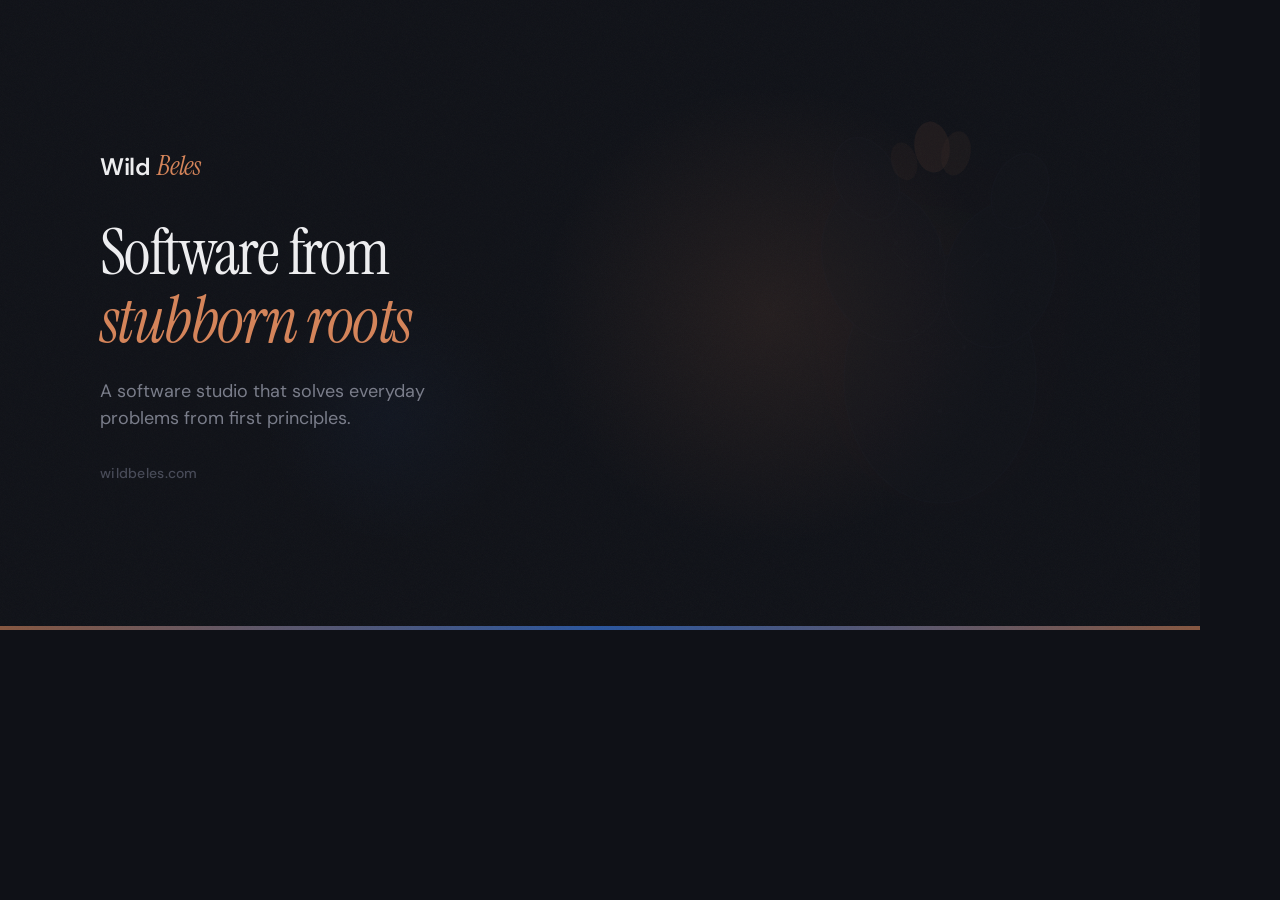
<file: og-image.html>
<!DOCTYPE html>
<html lang="en">
<head>
  <meta charset="UTF-8">
  <meta name="viewport" content="width=1200">
  <title>Wild Beles — OG Image</title>
  <link rel="preconnect" href="https://fonts.googleapis.com">
  <link rel="preconnect" href="https://fonts.gstatic.com" crossorigin>
  <link href="https://fonts.googleapis.com/css2?family=Instrument+Serif:ital@0;1&family=DM+Sans:wght@400;500;600&display=swap" rel="stylesheet">
  <style>
    * { margin: 0; padding: 0; box-sizing: border-box; }

    body {
      width: 1200px;
      height: 630px;
      overflow: hidden;
      background: #0F1117;
      font-family: 'DM Sans', sans-serif;
      position: relative;
    }

    /* Subtle noise texture */
    body::after {
      content: '';
      position: absolute;
      inset: 0;
      opacity: 0.035;
      background-image: url("data:image/svg+xml,%3Csvg viewBox='0 0 512 512' xmlns='http://www.w3.org/2000/svg'%3E%3Cfilter id='n'%3E%3CfeTurbulence type='fractalNoise' baseFrequency='0.75' numOctaves='4' stitchTiles='stitch'/%3E%3C/filter%3E%3Crect width='100%25' height='100%25' filter='url(%23n)'/%3E%3C/svg%3E");
      background-size: 256px;
      pointer-events: none;
    }

    /* Warm glow */
    .glow {
      position: absolute;
      width: 500px;
      height: 500px;
      border-radius: 50%;
      background: radial-gradient(circle, rgba(212, 132, 90, 0.1) 0%, transparent 65%);
      top: 50%;
      right: 15%;
      transform: translateY(-50%);
    }

    .glow-2 {
      position: absolute;
      width: 300px;
      height: 300px;
      border-radius: 50%;
      background: radial-gradient(circle, rgba(59, 130, 246, 0.04) 0%, transparent 60%);
      bottom: 10%;
      left: 20%;
    }

    /* Content */
    .content {
      position: relative;
      z-index: 1;
      height: 100%;
      display: flex;
      align-items: center;
      padding: 0 100px;
      gap: 80px;
    }

    .left {
      flex: 1;
    }

    .logo {
      display: flex;
      align-items: baseline;
      gap: 7px;
      margin-bottom: 36px;
    }

    .logo-wild {
      font-family: 'DM Sans', sans-serif;
      font-size: 24px;
      font-weight: 600;
      color: #EDEDEF;
      letter-spacing: -0.02em;
    }

    .logo-beles {
      font-family: 'Instrument Serif', Georgia, serif;
      font-size: 27px;
      font-style: italic;
      color: #D4845A;
      letter-spacing: -0.01em;
    }

    .tagline {
      font-family: 'Instrument Serif', Georgia, serif;
      font-size: 64px;
      font-weight: 400;
      line-height: 1.05;
      color: #EDEDEF;
      letter-spacing: -0.025em;
      margin-bottom: 24px;
    }

    .tagline em {
      font-style: italic;
      color: #D4845A;
    }

    .subtitle {
      font-size: 18px;
      color: #7A7D8A;
      line-height: 1.5;
      max-width: 380px;
    }

    .url {
      margin-top: 32px;
      font-size: 14px;
      font-weight: 500;
      color: #484B58;
      letter-spacing: 0.02em;
    }

    /* Beles illustration (right side) */
    .right {
      flex-shrink: 0;
      display: flex;
      align-items: center;
      justify-content: center;
    }

    .beles-svg {
      opacity: 0.15;
      filter: drop-shadow(0 0 60px rgba(212, 132, 90, 0.1));
    }

    /* Bottom border accent */
    .bottom-bar {
      position: absolute;
      bottom: 0;
      left: 0;
      right: 0;
      height: 4px;
      background: linear-gradient(90deg, #D4845A 0%, #3B82F6 50%, #D4845A 100%);
      opacity: 0.6;
    }
  </style>
</head>
<body>
  <div class="glow"></div>
  <div class="glow-2"></div>

  <div class="content">
    <div class="left">
      <div class="logo">
        <span class="logo-wild">Wild</span>
        <span class="logo-beles">Beles</span>
      </div>
      <h1 class="tagline">Software from<br><em>stubborn roots</em></h1>
      <p class="subtitle">A software studio that solves everyday problems from first principles.</p>
      <p class="url">wildbeles.com</p>
    </div>

    <div class="right">
      <svg class="beles-svg" width="320" height="440" viewBox="0 0 400 520" fill="none">
        <ellipse cx="200" cy="340" rx="120" ry="155" fill="#1A1C24" stroke="#262836" stroke-width="1.5"/>
        <ellipse cx="200" cy="340" rx="90" ry="120" fill="none" stroke="#262836" stroke-width="0.75" opacity="0.5"/>
        <line x1="200" y1="200" x2="200" y2="480" stroke="#262836" stroke-width="0.75" opacity="0.3"/>
        <path d="M140 280 Q200 320 260 280" fill="none" stroke="#262836" stroke-width="0.75" opacity="0.25"/>
        <path d="M130 340 Q200 380 270 340" fill="none" stroke="#262836" stroke-width="0.75" opacity="0.25"/>
        <path d="M140 400 Q200 440 260 400" fill="none" stroke="#262836" stroke-width="0.75" opacity="0.25"/>
        <ellipse cx="130" cy="195" rx="75" ry="100" transform="rotate(-18 130 195)" fill="#1A1C24" stroke="#262836" stroke-width="1.5"/>
        <ellipse cx="130" cy="195" rx="50" ry="70" transform="rotate(-18 130 195)" fill="none" stroke="#262836" stroke-width="0.75" opacity="0.4"/>
        <ellipse cx="275" cy="210" rx="68" ry="92" transform="rotate(15 275 210)" fill="#1A1C24" stroke="#262836" stroke-width="1.5"/>
        <ellipse cx="275" cy="210" rx="45" ry="64" transform="rotate(15 275 210)" fill="none" stroke="#262836" stroke-width="0.75" opacity="0.4"/>
        <ellipse cx="108" cy="90" rx="38" ry="54" transform="rotate(-25 108 90)" fill="#1A1C24" stroke="#262836" stroke-width="1.5"/>
        <ellipse cx="300" cy="105" rx="34" ry="48" transform="rotate(20 300 105)" fill="#1A1C24" stroke="#262836" stroke-width="1.5"/>
        <ellipse cx="190" cy="50" rx="22" ry="32" fill="#D4845A" opacity="0.5" transform="rotate(-8 190 50)"/>
        <ellipse cx="220" cy="58" rx="18" ry="28" fill="#D4845A" opacity="0.35" transform="rotate(12 220 58)"/>
        <ellipse cx="155" cy="68" rx="16" ry="24" fill="#D4845A" opacity="0.25" transform="rotate(-15 155 68)"/>
        <line x1="200" y1="185" x2="200" y2="155" stroke="#7A7D8A" stroke-width="1" opacity="0.3"/>
        <line x1="240" y1="200" x2="260" y2="178" stroke="#7A7D8A" stroke-width="1" opacity="0.25"/>
        <line x1="160" y1="200" x2="140" y2="178" stroke="#7A7D8A" stroke-width="1" opacity="0.25"/>
        <line x1="312" y1="160" x2="330" y2="142" stroke="#7A7D8A" stroke-width="1" opacity="0.2"/>
        <line x1="85" y1="145" x2="68" y2="128" stroke="#7A7D8A" stroke-width="1" opacity="0.2"/>
        <circle cx="170" cy="280" r="2.5" fill="#484B58" opacity="0.3"/>
        <circle cx="230" cy="300" r="2.5" fill="#484B58" opacity="0.3"/>
        <circle cx="200" cy="380" r="2.5" fill="#484B58" opacity="0.3"/>
        <circle cx="145" cy="170" r="2.5" fill="#484B58" opacity="0.25"/>
        <circle cx="260" cy="185" r="2.5" fill="#484B58" opacity="0.25"/>
        <circle cx="290" cy="230" r="2.5" fill="#484B58" opacity="0.25"/>
      </svg>
    </div>
  </div>

  <div class="bottom-bar"></div>
</body>
</html>
</file>
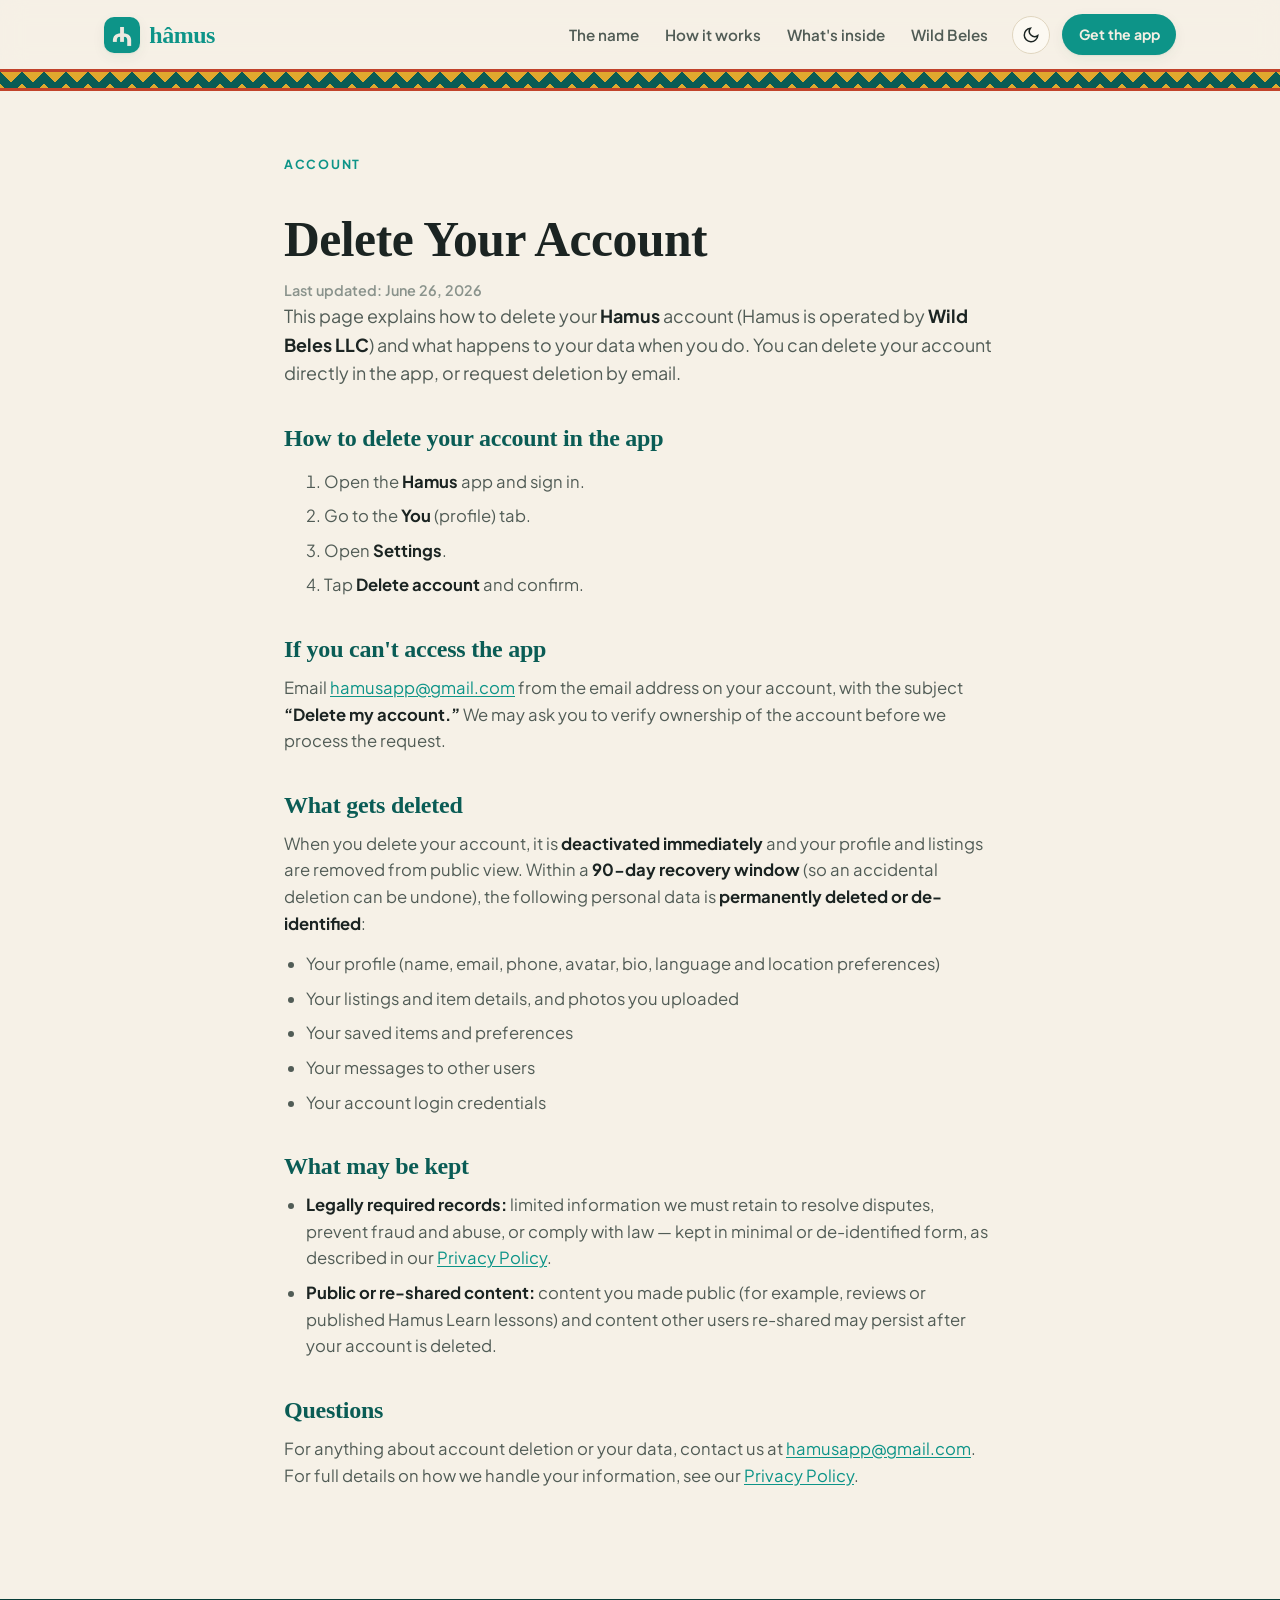
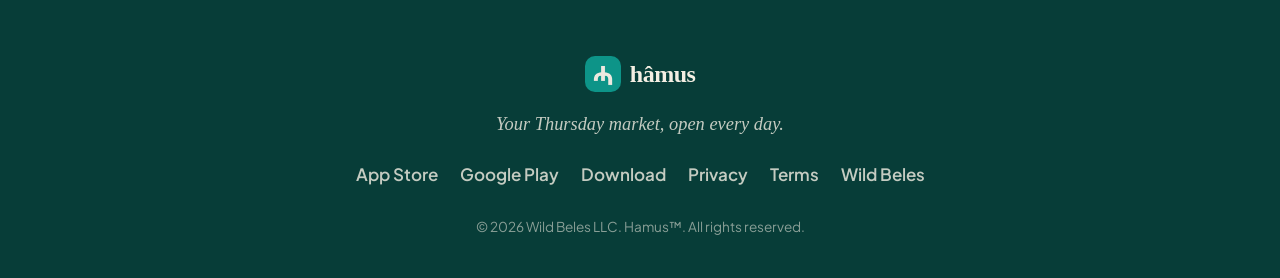
<file: hamus/delete-account.html>
<!DOCTYPE html>
<html lang="en" data-theme="light">
<head>
  <meta charset="UTF-8" />
  <meta name="viewport" content="width=device-width, initial-scale=1.0" />
  <title>Delete Your Account — Hamus</title>
  <meta name="description" content="How to delete your Hamus account and what happens to your data. Hamus is operated by Wild Beles LLC." />
  <meta name="robots" content="index, follow" />

  <!-- Open Graph -->
  <meta property="og:title" content="Delete Your Account — Hamus" />
  <meta property="og:description" content="How to delete your Hamus account and what happens to your data." />
  <meta property="og:type" content="website" />
  <meta property="og:url" content="https://www.wildbeles.com/hamus/delete-account" />
  <meta property="og:image" content="assets/icon.png" />
  <link rel="canonical" href="https://www.wildbeles.com/hamus/delete-account" />
  <link rel="icon" type="image/png" href="assets/icon.png" />
  <link rel="apple-touch-icon" href="assets/icon.png" />

  <!-- Fonts: Plus Jakarta Sans (body) + Boska (display) -->
  <link rel="preconnect" href="https://fonts.googleapis.com" />
  <link rel="preconnect" href="https://fonts.gstatic.com" crossorigin />
  <link href="https://fonts.googleapis.com/css2?family=Plus+Jakarta+Sans:ital,wght@0,300..800;1,300..800&display=swap" rel="stylesheet" />
  <link href="https://api.fontshare.com/v2/css?f[]=boska@400,500,600,700&display=swap" rel="stylesheet" />

  <link rel="stylesheet" href="style.css" />
</head>
<body>

  <!-- NAV -->
  <header class="nav" id="nav">
    <div class="nav__inner">
      <a href="index.html" class="brand" aria-label="Hamus home">
        <img src="assets/icon.png" alt="" class="brand__mark" width="36" height="36" />
        <span class="brand__name">hâmus</span>
      </a>
      <nav class="nav__links" aria-label="Main navigation">
        <a href="index.html#name">The name</a>
        <a href="index.html#how">How it works</a>
        <a href="index.html#features">What's inside</a>
        <a href="../index.html">Wild Beles</a>
      </nav>
      <div class="nav__actions">
        <button class="theme-toggle" data-theme-toggle aria-label="Switch to dark mode" type="button">
          <svg width="18" height="18" viewBox="0 0 24 24" fill="none" stroke="currentColor" stroke-width="2"><path d="M21 12.79A9 9 0 1 1 11.21 3 7 7 0 0 0 21 12.79z"/></svg>
        </button>
        <a href="index.html#download" class="btn btn--primary btn--sm">Get the app</a>
      </div>
    </div>
  </header>

  <!-- tibeb signature band -->
  <div class="tibeb" role="presentation" aria-hidden="true"></div>

  <!-- LEGAL -->
  <main class="legal">
    <div class="legal__wrap">
      <div class="legal__top">
        <span class="eyebrow">Account</span>
      </div>

      <div lang="en">
        <h1>Delete Your Account</h1>
        <p class="legal__updated">Last updated: June 26, 2026</p>

        <div class="legal__doc">
          <p class="legal__lead">This page explains how to delete your <strong>Hamus</strong> account (Hamus is operated by <strong>Wild Beles LLC</strong>) and what happens to your data when you do. You can delete your account directly in the app, or request deletion by email.</p>

          <h2>How to delete your account in the app</h2>
          <ol>
            <li>Open the <strong>Hamus</strong> app and sign in.</li>
            <li>Go to the <strong>You</strong> (profile) tab.</li>
            <li>Open <strong>Settings</strong>.</li>
            <li>Tap <strong>Delete account</strong> and confirm.</li>
          </ol>

          <h2>If you can't access the app</h2>
          <p>Email <a href="mailto:hamusapp@gmail.com">hamusapp@gmail.com</a> from the email address on your account, with the subject <strong>“Delete my account.”</strong> We may ask you to verify ownership of the account before we process the request.</p>

          <h2>What gets deleted</h2>
          <p>When you delete your account, it is <strong>deactivated immediately</strong> and your profile and listings are removed from public view. Within a <strong>90-day recovery window</strong> (so an accidental deletion can be undone), the following personal data is <strong>permanently deleted or de-identified</strong>:</p>
          <ul>
            <li>Your profile (name, email, phone, avatar, bio, language and location preferences)</li>
            <li>Your listings and item details, and photos you uploaded</li>
            <li>Your saved items and preferences</li>
            <li>Your messages to other users</li>
            <li>Your account login credentials</li>
          </ul>

          <h2>What may be kept</h2>
          <ul>
            <li><strong>Legally required records:</strong> limited information we must retain to resolve disputes, prevent fraud and abuse, or comply with law — kept in minimal or de-identified form, as described in our <a href="privacy">Privacy Policy</a>.</li>
            <li><strong>Public or re-shared content:</strong> content you made public (for example, reviews or published Hamus Learn lessons) and content other users re-shared may persist after your account is deleted.</li>
          </ul>

          <h2>Questions</h2>
          <p>For anything about account deletion or your data, contact us at <a href="mailto:hamusapp@gmail.com">hamusapp@gmail.com</a>. For full details on how we handle your information, see our <a href="privacy">Privacy Policy</a>.</p>
        </div>
      </div>
    </div>
  </main>

  <!-- FOOTER -->
  <footer class="footer">
    <div class="container footer__inner">
      <div class="footer__brand">
        <a href="index.html" class="brand" aria-label="Hamus home">
          <img src="assets/icon.png" alt="" class="brand__mark" width="32" height="32" />
          <span class="brand__name">hâmus</span>
        </a>
        <p class="footer__tagline">Your Thursday market, open every day.</p>
      </div>
      <nav class="footer__links" aria-label="Footer navigation">
        <a href="https://apps.apple.com/us/app/hamus/id6759566316">App Store</a>
        <a href="https://play.google.com/store/apps/details?id=app.hamus.wildbeles">Google Play</a>
        <a href="index.html#download">Download</a>
        <a href="privacy">Privacy</a>
        <a href="terms">Terms</a>
        <a href="../index.html">Wild Beles</a>
      </nav>
      <p class="footer__copy">© 2026 Wild Beles LLC. Hamus™. All rights reserved.</p>
    </div>
  </footer>

  <script src="main.js"></script>
  <!-- Cloudflare Web Analytics -->
  <script defer src='https://static.cloudflareinsights.com/beacon.min.js' data-cf-beacon='{"token": "3647a5404eb44c69a69fdd7ae8679982"}'></script>
  <!-- End Cloudflare Web Analytics -->
</body>
</html>
</file>
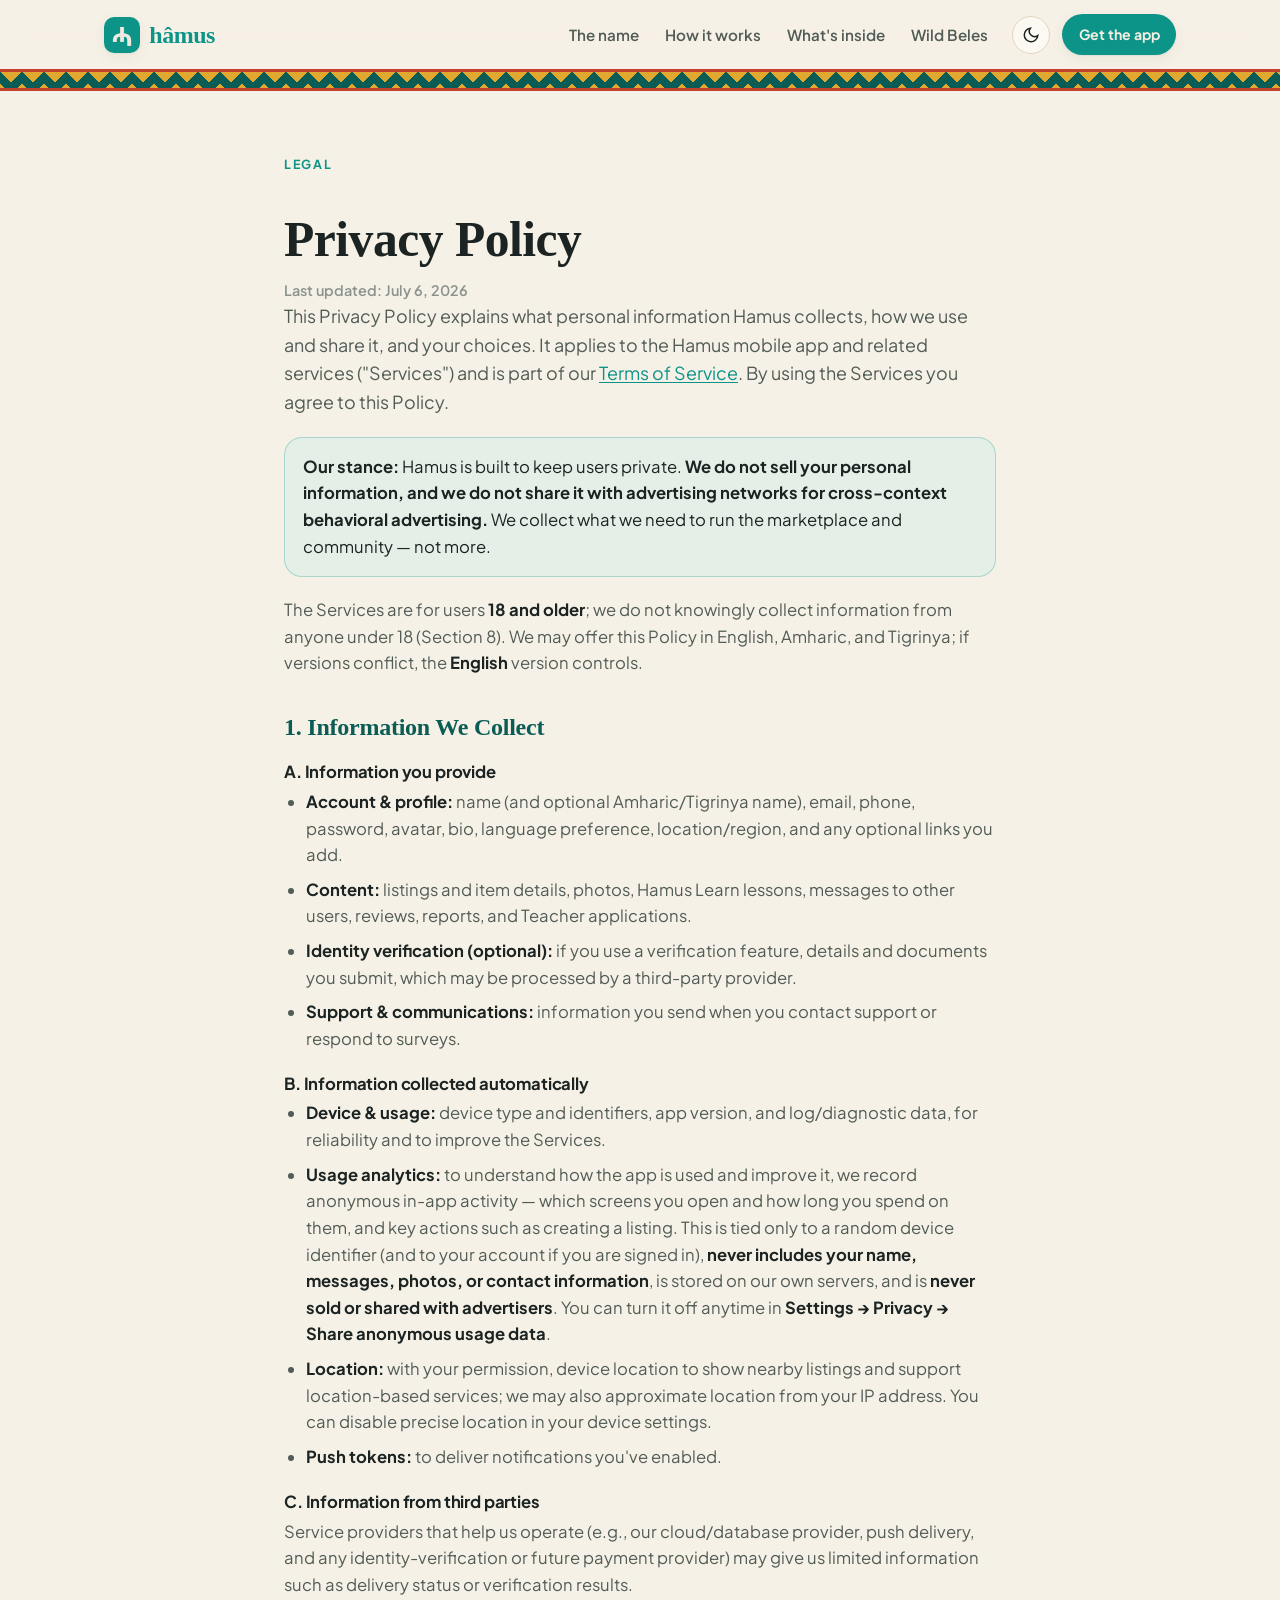
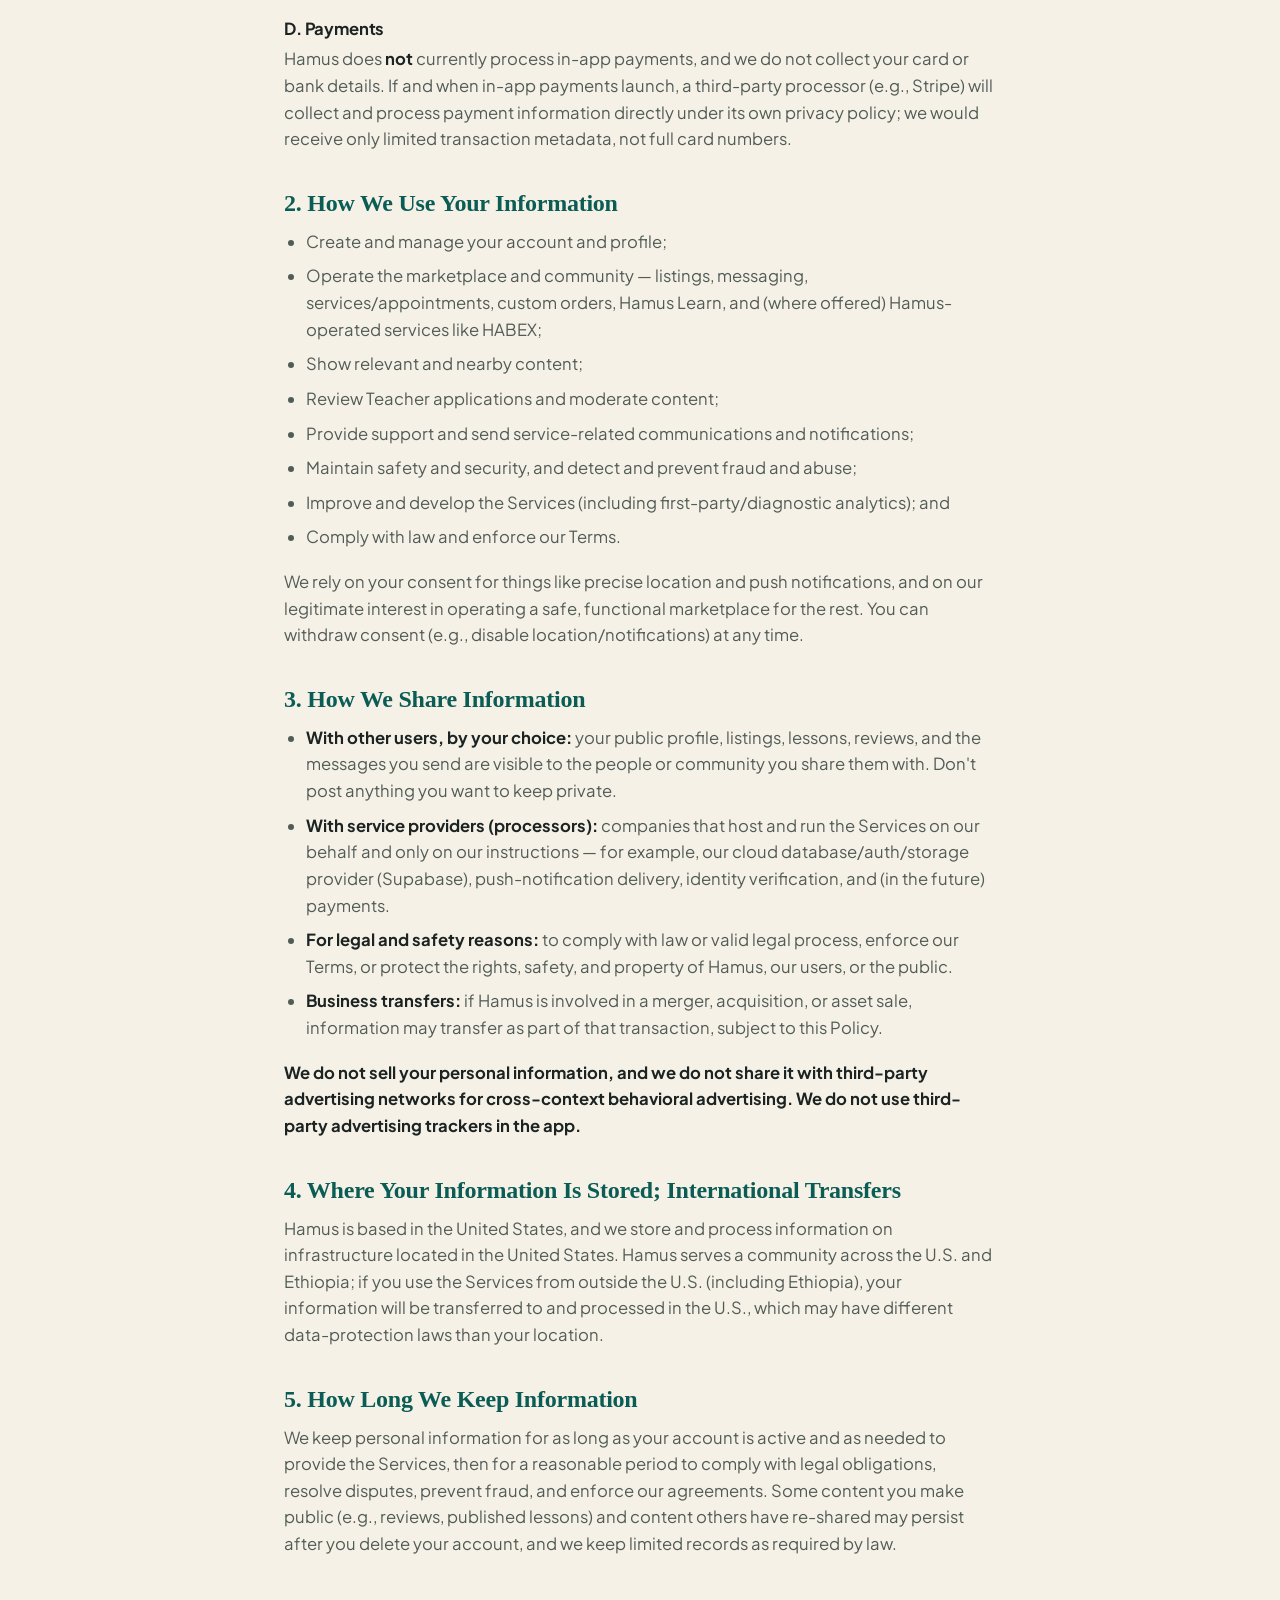
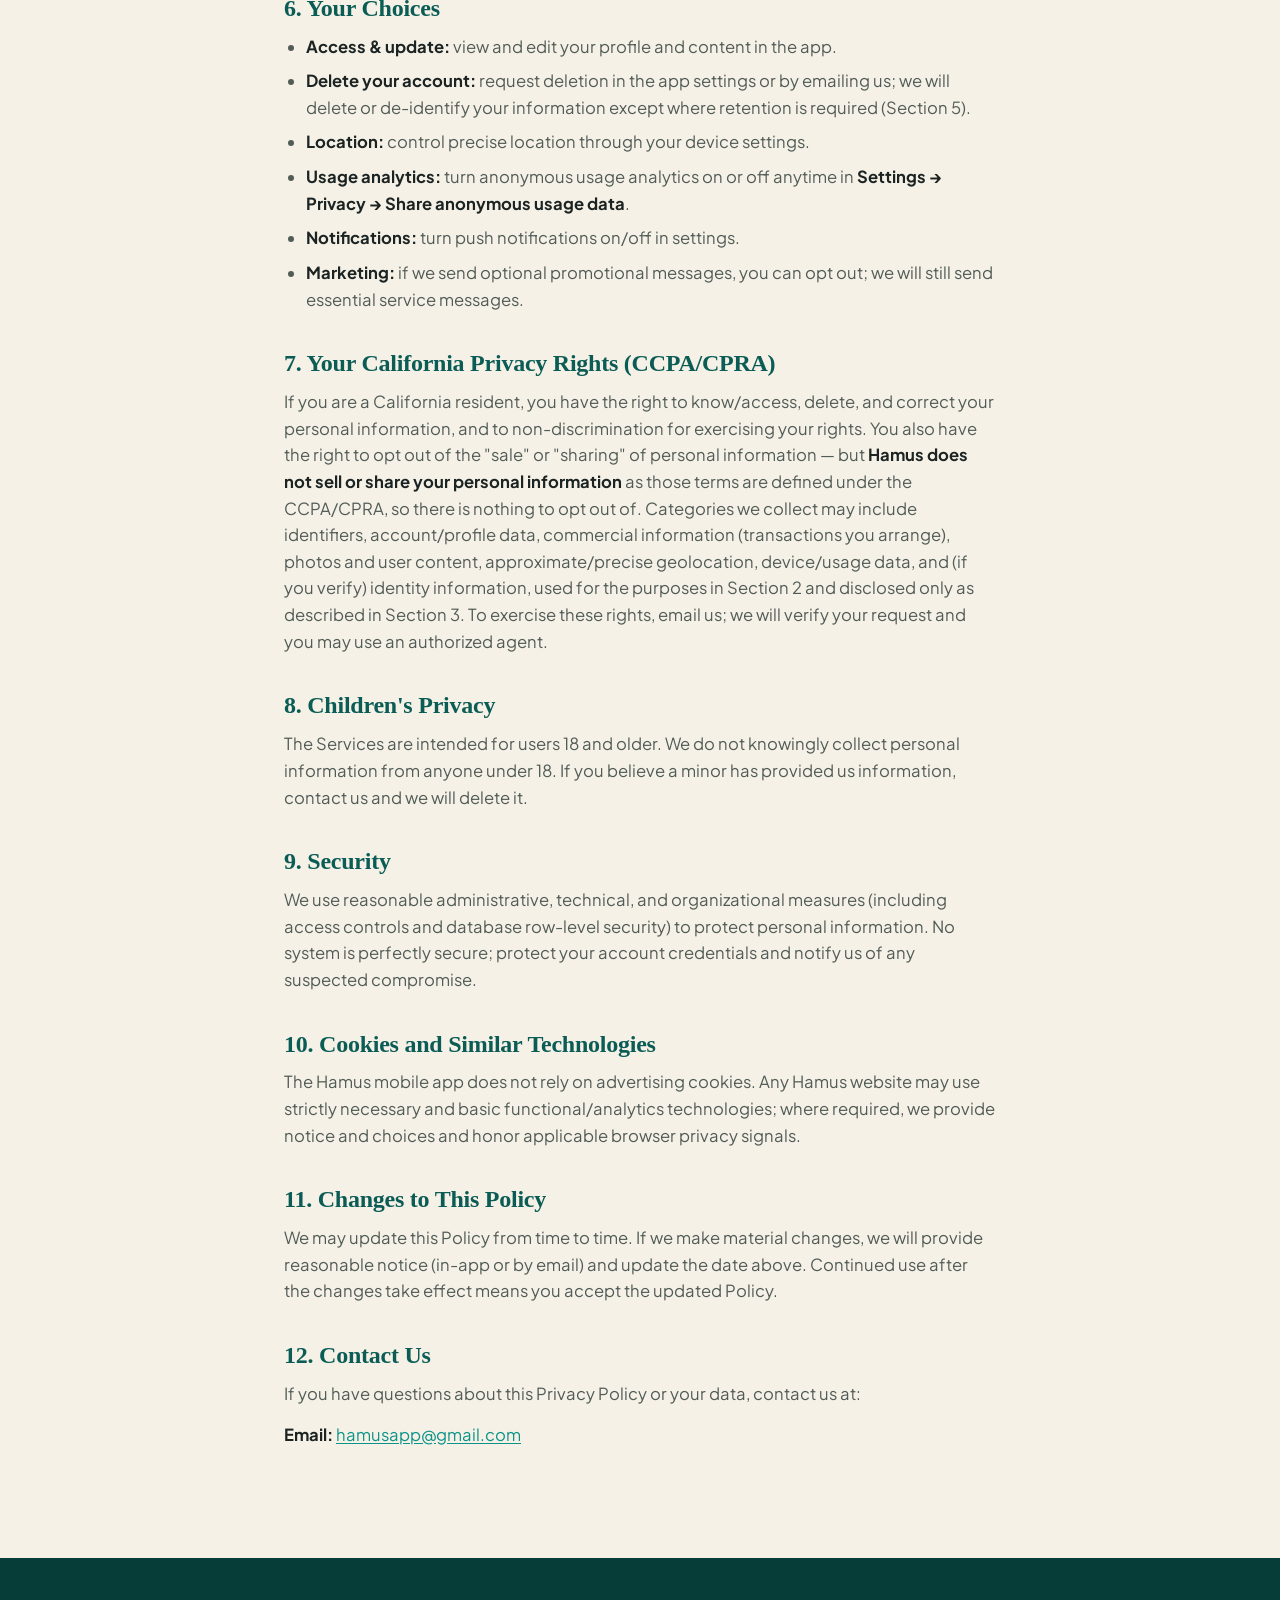
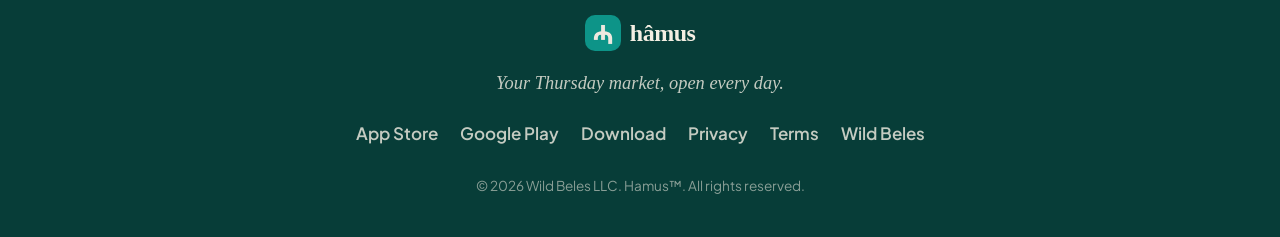
<file: hamus/privacy.html>
<!DOCTYPE html>
<html lang="en" data-theme="light">
<head>
  <meta charset="UTF-8" />
  <meta name="viewport" content="width=device-width, initial-scale=1.0" />
  <title>Privacy Policy — Hamus</title>
  <meta name="description" content="How Hamus collects, uses, and protects your personal information. Hamus does not sell your data or share it with advertising networks." />
  <meta name="robots" content="index, follow" />

  <!-- Open Graph -->
  <meta property="og:title" content="Privacy Policy — Hamus" />
  <meta property="og:description" content="How Hamus collects, uses, and protects your personal information." />
  <meta property="og:type" content="website" />
  <meta property="og:url" content="https://www.wildbeles.com/hamus/privacy" />
  <meta property="og:image" content="assets/icon.png" />
  <link rel="canonical" href="https://www.wildbeles.com/hamus/privacy" />
  <link rel="icon" type="image/png" href="assets/icon.png" />
  <link rel="apple-touch-icon" href="assets/icon.png" />

  <!-- Fonts: Plus Jakarta Sans (body) + Boska (display) -->
  <link rel="preconnect" href="https://fonts.googleapis.com" />
  <link rel="preconnect" href="https://fonts.gstatic.com" crossorigin />
  <link href="https://fonts.googleapis.com/css2?family=Plus+Jakarta+Sans:ital,wght@0,300..800;1,300..800&display=swap" rel="stylesheet" />
  <link href="https://api.fontshare.com/v2/css?f[]=boska@400,500,600,700&display=swap" rel="stylesheet" />

  <link rel="stylesheet" href="style.css" />
</head>
<body>

  <!-- NAV -->
  <header class="nav" id="nav">
    <div class="nav__inner">
      <a href="index.html" class="brand" aria-label="Hamus home">
        <img src="assets/icon.png" alt="" class="brand__mark" width="36" height="36" />
        <span class="brand__name">hâmus</span>
      </a>
      <nav class="nav__links" aria-label="Main navigation">
        <a href="index.html#name">The name</a>
        <a href="index.html#how">How it works</a>
        <a href="index.html#features">What's inside</a>
        <a href="../index.html">Wild Beles</a>
      </nav>
      <div class="nav__actions">
        <button class="theme-toggle" data-theme-toggle aria-label="Switch to dark mode" type="button">
          <svg width="18" height="18" viewBox="0 0 24 24" fill="none" stroke="currentColor" stroke-width="2"><path d="M21 12.79A9 9 0 1 1 11.21 3 7 7 0 0 0 21 12.79z"/></svg>
        </button>
        <a href="index.html#download" class="btn btn--primary btn--sm">Get the app</a>
      </div>
    </div>
  </header>

  <!-- tibeb signature band -->
  <div class="tibeb" role="presentation" aria-hidden="true"></div>

  <!-- LEGAL -->
  <main class="legal">
    <div class="legal__wrap">
      <div class="legal__top">
        <span class="eyebrow">Legal</span>
      </div>

      <div lang="en">
        <h1>Privacy Policy</h1>
        <p class="legal__updated">Last updated: July 6, 2026</p>

        <div class="legal__doc">
          <p class="legal__lead">This Privacy Policy explains what personal information Hamus collects, how we use and share it, and your choices. It applies to the Hamus mobile app and related services ("Services") and is part of our <a href="terms">Terms of Service</a>. By using the Services you agree to this Policy.</p>

          <div class="callout">
            <p><strong>Our stance:</strong> Hamus is built to keep users private. <strong>We do not sell your personal information, and we do not share it with advertising networks for cross-context behavioral advertising.</strong> We collect what we need to run the marketplace and community — not more.</p>
          </div>

          <p>The Services are for users <strong>18 and older</strong>; we do not knowingly collect information from anyone under 18 (Section 8). We may offer this Policy in English, Amharic, and Tigrinya; if versions conflict, the <strong>English</strong> version controls.</p>

          <h2>1. Information We Collect</h2>
          <h3>A. Information you provide</h3>
          <ul>
            <li><strong>Account &amp; profile:</strong> name (and optional Amharic/Tigrinya name), email, phone, password, avatar, bio, language preference, location/region, and any optional links you add.</li>
            <li><strong>Content:</strong> listings and item details, photos, Hamus Learn lessons, messages to other users, reviews, reports, and Teacher applications.</li>
            <li><strong>Identity verification (optional):</strong> if you use a verification feature, details and documents you submit, which may be processed by a third-party provider.</li>
            <li><strong>Support &amp; communications:</strong> information you send when you contact support or respond to surveys.</li>
          </ul>
          <h3>B. Information collected automatically</h3>
          <ul>
            <li><strong>Device &amp; usage:</strong> device type and identifiers, app version, and log/diagnostic data, for reliability and to improve the Services.</li>
            <li><strong>Usage analytics:</strong> to understand how the app is used and improve it, we record anonymous in-app activity — which screens you open and how long you spend on them, and key actions such as creating a listing. This is tied only to a random device identifier (and to your account if you are signed in), <strong>never includes your name, messages, photos, or contact information</strong>, is stored on our own servers, and is <strong>never sold or shared with advertisers</strong>. You can turn it off anytime in <strong>Settings → Privacy → Share anonymous usage data</strong>.</li>
            <li><strong>Location:</strong> with your permission, device location to show nearby listings and support location-based services; we may also approximate location from your IP address. You can disable precise location in your device settings.</li>
            <li><strong>Push tokens:</strong> to deliver notifications you've enabled.</li>
          </ul>
          <h3>C. Information from third parties</h3>
          <p>Service providers that help us operate (e.g., our cloud/database provider, push delivery, and any identity-verification or future payment provider) may give us limited information such as delivery status or verification results.</p>
          <h3>D. Payments</h3>
          <p>Hamus does <strong>not</strong> currently process in-app payments, and we do not collect your card or bank details. If and when in-app payments launch, a third-party processor (e.g., Stripe) will collect and process payment information directly under its own privacy policy; we would receive only limited transaction metadata, not full card numbers.</p>

          <h2>2. How We Use Your Information</h2>
          <ul>
            <li>Create and manage your account and profile;</li>
            <li>Operate the marketplace and community — listings, messaging, services/appointments, custom orders, Hamus Learn, and (where offered) Hamus-operated services like HABEX;</li>
            <li>Show relevant and nearby content;</li>
            <li>Review Teacher applications and moderate content;</li>
            <li>Provide support and send service-related communications and notifications;</li>
            <li>Maintain safety and security, and detect and prevent fraud and abuse;</li>
            <li>Improve and develop the Services (including first-party/diagnostic analytics); and</li>
            <li>Comply with law and enforce our Terms.</li>
          </ul>
          <p>We rely on your consent for things like precise location and push notifications, and on our legitimate interest in operating a safe, functional marketplace for the rest. You can withdraw consent (e.g., disable location/notifications) at any time.</p>

          <h2>3. How We Share Information</h2>
          <ul>
            <li><strong>With other users, by your choice:</strong> your public profile, listings, lessons, reviews, and the messages you send are visible to the people or community you share them with. Don't post anything you want to keep private.</li>
            <li><strong>With service providers (processors):</strong> companies that host and run the Services on our behalf and only on our instructions — for example, our cloud database/auth/storage provider (Supabase), push-notification delivery, identity verification, and (in the future) payments.</li>
            <li><strong>For legal and safety reasons:</strong> to comply with law or valid legal process, enforce our Terms, or protect the rights, safety, and property of Hamus, our users, or the public.</li>
            <li><strong>Business transfers:</strong> if Hamus is involved in a merger, acquisition, or asset sale, information may transfer as part of that transaction, subject to this Policy.</li>
          </ul>
          <p><strong>We do not sell your personal information, and we do not share it with third-party advertising networks for cross-context behavioral advertising. We do not use third-party advertising trackers in the app.</strong></p>

          <h2>4. Where Your Information Is Stored; International Transfers</h2>
          <p>Hamus is based in the United States, and we store and process information on infrastructure located in the United States. Hamus serves a community across the U.S. and Ethiopia; if you use the Services from outside the U.S. (including Ethiopia), your information will be transferred to and processed in the U.S., which may have different data-protection laws than your location.</p>

          <h2>5. How Long We Keep Information</h2>
          <p>We keep personal information for as long as your account is active and as needed to provide the Services, then for a reasonable period to comply with legal obligations, resolve disputes, prevent fraud, and enforce our agreements. Some content you make public (e.g., reviews, published lessons) and content others have re-shared may persist after you delete your account, and we keep limited records as required by law.</p>

          <h2>6. Your Choices</h2>
          <ul>
            <li><strong>Access &amp; update:</strong> view and edit your profile and content in the app.</li>
            <li><strong>Delete your account:</strong> request deletion in the app settings or by emailing us; we will delete or de-identify your information except where retention is required (Section 5).</li>
            <li><strong>Location:</strong> control precise location through your device settings.</li>
            <li><strong>Usage analytics:</strong> turn anonymous usage analytics on or off anytime in <strong>Settings → Privacy → Share anonymous usage data</strong>.</li>
            <li><strong>Notifications:</strong> turn push notifications on/off in settings.</li>
            <li><strong>Marketing:</strong> if we send optional promotional messages, you can opt out; we will still send essential service messages.</li>
          </ul>

          <h2>7. Your California Privacy Rights (CCPA/CPRA)</h2>
          <p>If you are a California resident, you have the right to know/access, delete, and correct your personal information, and to non-discrimination for exercising your rights. You also have the right to opt out of the "sale" or "sharing" of personal information — but <strong>Hamus does not sell or share your personal information</strong> as those terms are defined under the CCPA/CPRA, so there is nothing to opt out of. Categories we collect may include identifiers, account/profile data, commercial information (transactions you arrange), photos and user content, approximate/precise geolocation, device/usage data, and (if you verify) identity information, used for the purposes in Section 2 and disclosed only as described in Section 3. To exercise these rights, email us; we will verify your request and you may use an authorized agent.</p>

          <h2>8. Children's Privacy</h2>
          <p>The Services are intended for users 18 and older. We do not knowingly collect personal information from anyone under 18. If you believe a minor has provided us information, contact us and we will delete it.</p>

          <h2>9. Security</h2>
          <p>We use reasonable administrative, technical, and organizational measures (including access controls and database row-level security) to protect personal information. No system is perfectly secure; protect your account credentials and notify us of any suspected compromise.</p>

          <h2>10. Cookies and Similar Technologies</h2>
          <p>The Hamus mobile app does not rely on advertising cookies. Any Hamus website may use strictly necessary and basic functional/analytics technologies; where required, we provide notice and choices and honor applicable browser privacy signals.</p>

          <h2>11. Changes to This Policy</h2>
          <p>We may update this Policy from time to time. If we make material changes, we will provide reasonable notice (in-app or by email) and update the date above. Continued use after the changes take effect means you accept the updated Policy.</p>

          <h2>12. Contact Us</h2>
          <p>If you have questions about this Privacy Policy or your data, contact us at:</p>
          <p><strong>Email:</strong> <a href="mailto:hamusapp@gmail.com">hamusapp@gmail.com</a></p>
        </div>
      </div>
    </div>
  </main>

  <!-- FOOTER -->
  <footer class="footer">
    <div class="container footer__inner">
      <div class="footer__brand">
        <a href="index.html" class="brand" aria-label="Hamus home">
          <img src="assets/icon.png" alt="" class="brand__mark" width="32" height="32" />
          <span class="brand__name">hâmus</span>
        </a>
        <p class="footer__tagline">Your Thursday market, open every day.</p>
      </div>
      <nav class="footer__links" aria-label="Footer navigation">
        <a href="https://apps.apple.com/us/app/hamus/id6759566316">App Store</a>
        <a href="https://play.google.com/store/apps/details?id=app.hamus.wildbeles">Google Play</a>
        <a href="index.html#download">Download</a>
        <a href="privacy">Privacy</a>
        <a href="terms">Terms</a>
        <a href="../index.html">Wild Beles</a>
      </nav>
      <p class="footer__copy">© 2026 Wild Beles LLC. Hamus™. All rights reserved.</p>
    </div>
  </footer>

  <script src="main.js"></script>
  <!-- Cloudflare Web Analytics -->
  <script defer src='https://static.cloudflareinsights.com/beacon.min.js' data-cf-beacon='{"token": "3647a5404eb44c69a69fdd7ae8679982"}'></script>
  <!-- End Cloudflare Web Analytics -->
</body>
</html>
</file>
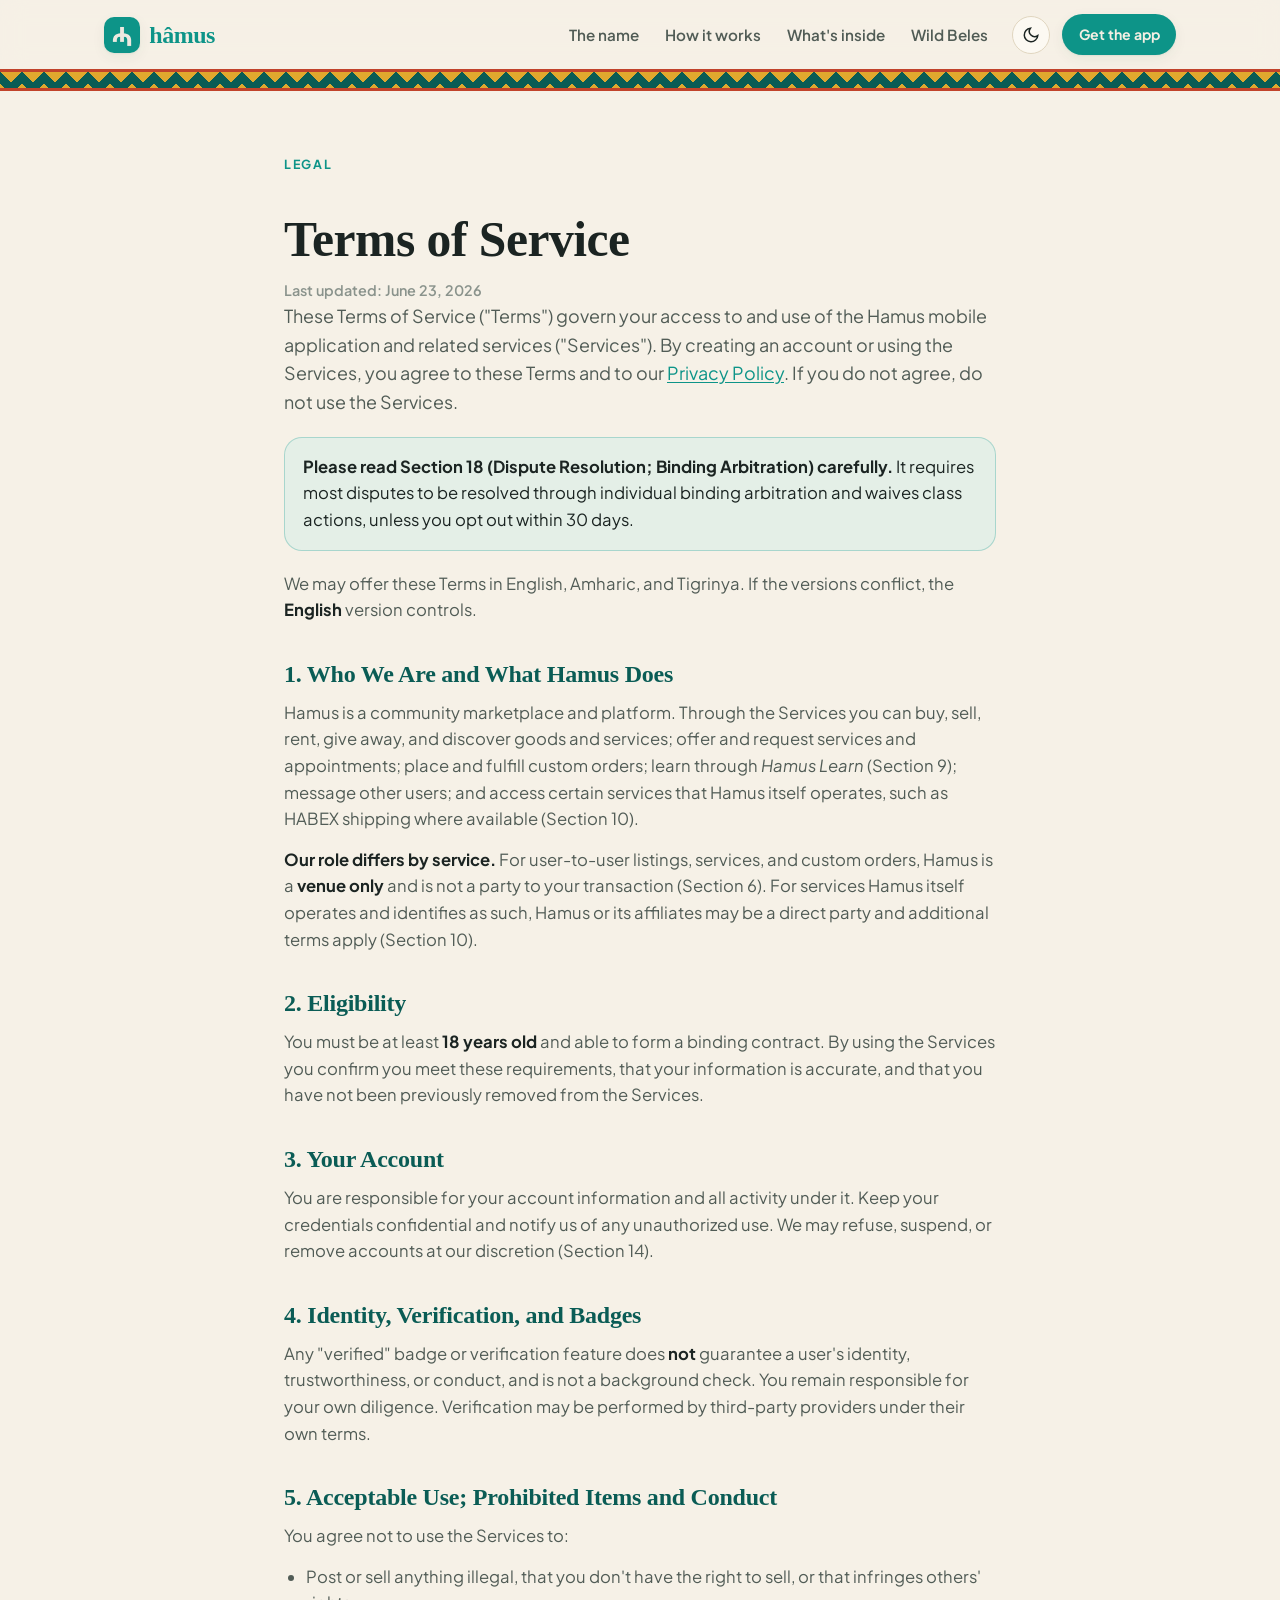
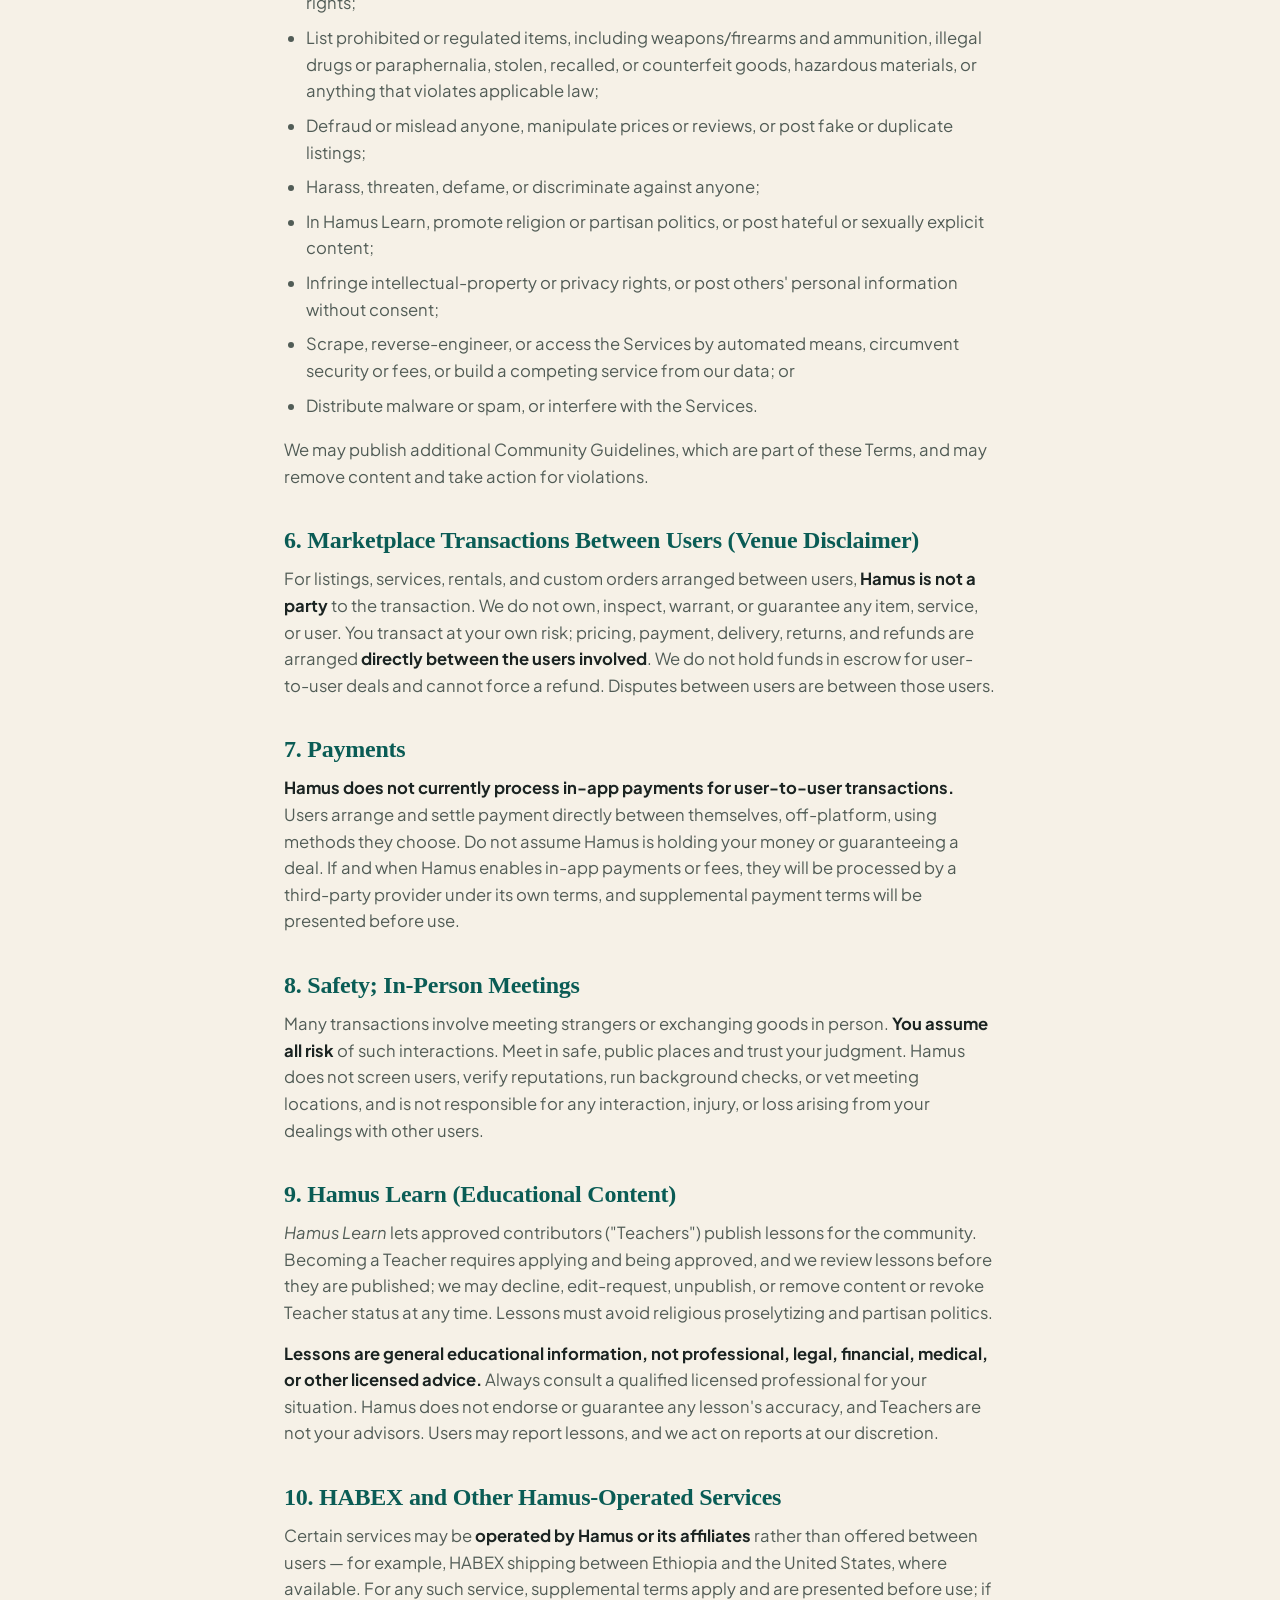
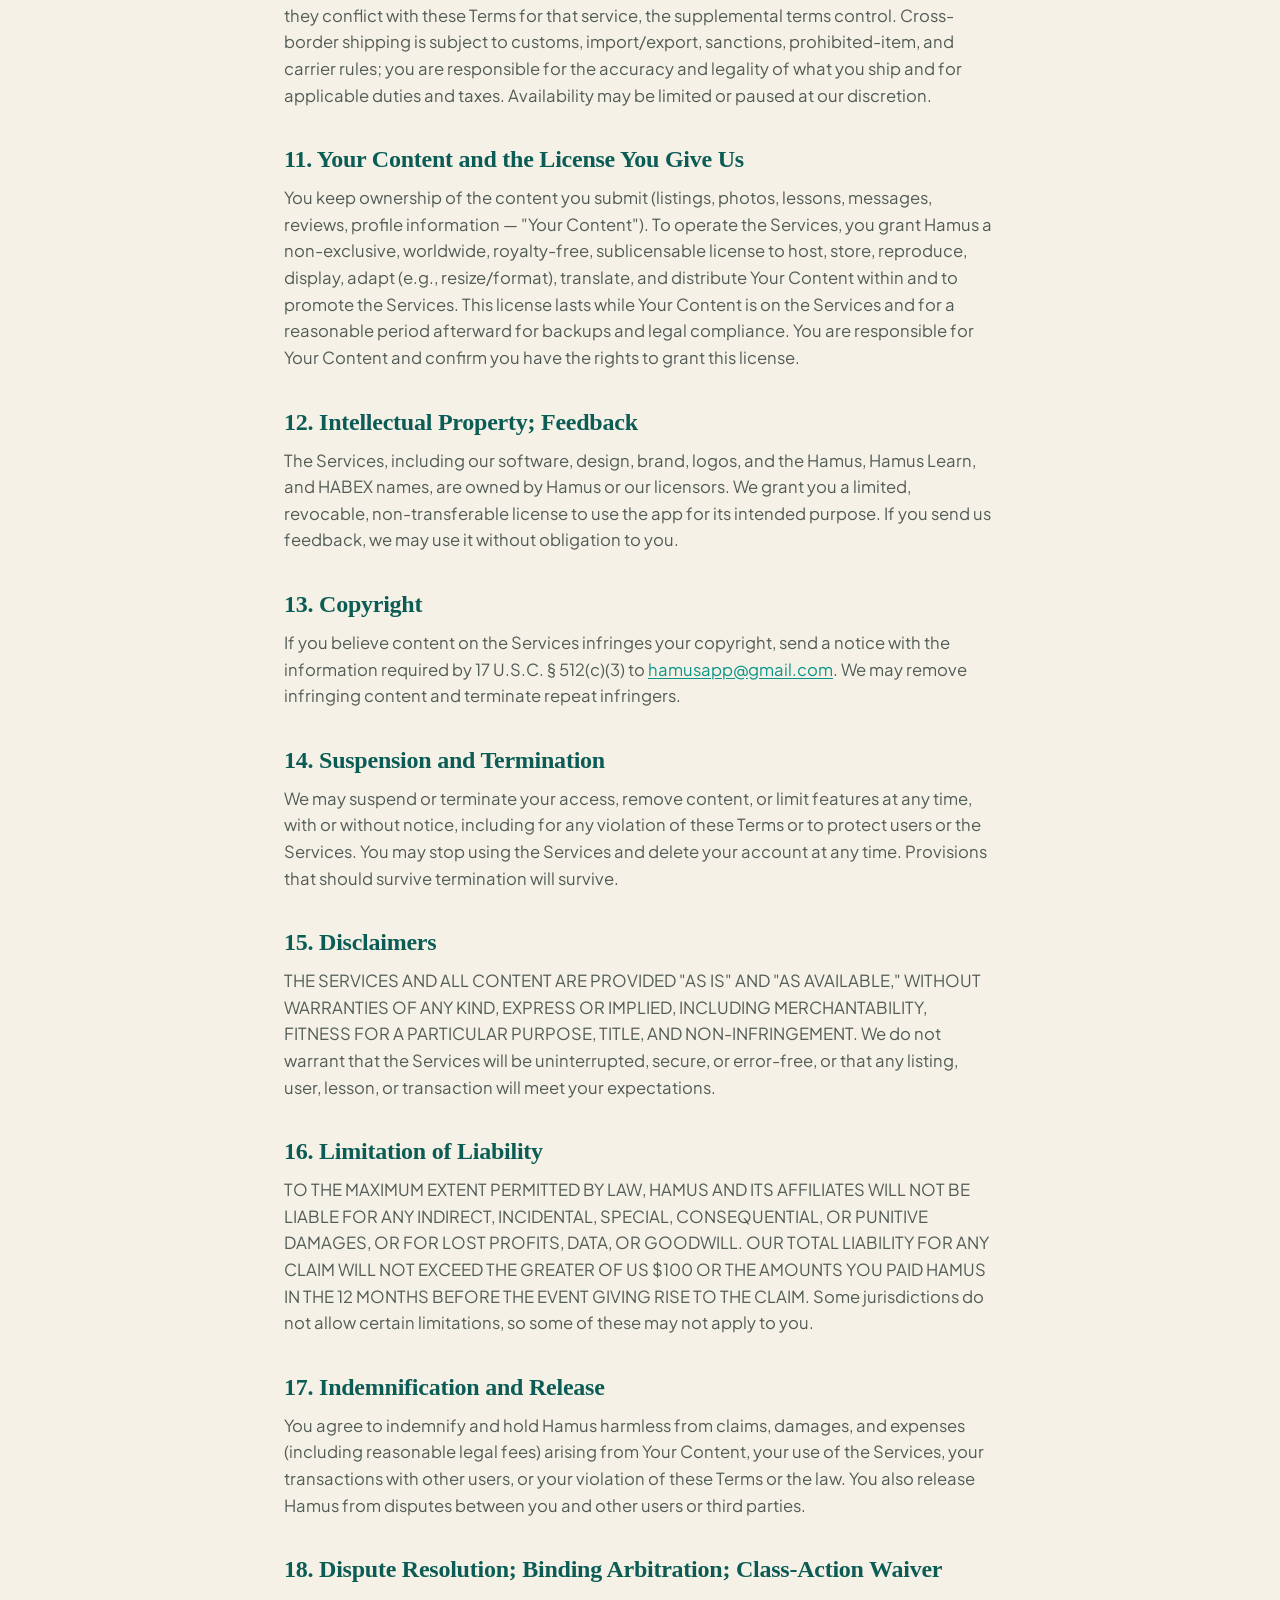
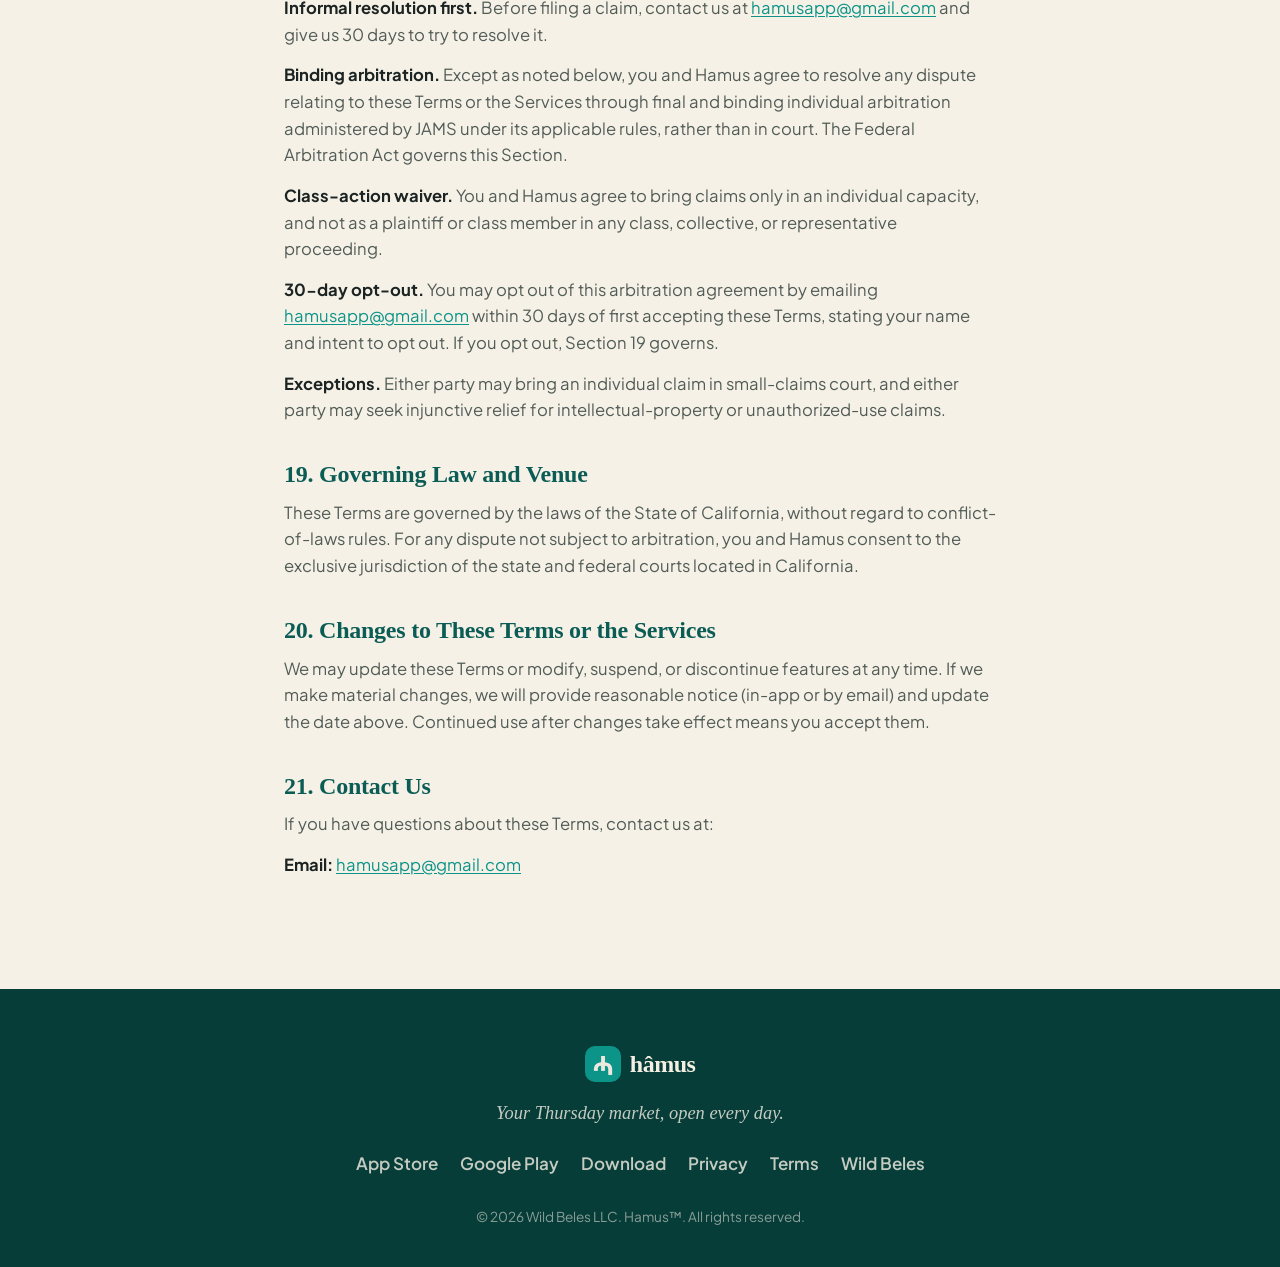
<file: hamus/terms.html>
<!DOCTYPE html>
<html lang="en" data-theme="light">
<head>
  <meta charset="UTF-8" />
  <meta name="viewport" content="width=device-width, initial-scale=1.0" />
  <title>Terms of Service — Hamus</title>
  <meta name="description" content="The Terms of Service for the Hamus community marketplace and platform, including the venue disclaimer, acceptable use, and dispute resolution." />
  <meta name="robots" content="index, follow" />

  <!-- Open Graph -->
  <meta property="og:title" content="Terms of Service — Hamus" />
  <meta property="og:description" content="The Terms of Service for the Hamus community marketplace and platform." />
  <meta property="og:type" content="website" />
  <meta property="og:url" content="https://www.wildbeles.com/hamus/terms" />
  <meta property="og:image" content="assets/icon.png" />
  <link rel="canonical" href="https://www.wildbeles.com/hamus/terms" />
  <link rel="icon" type="image/png" href="assets/icon.png" />
  <link rel="apple-touch-icon" href="assets/icon.png" />

  <!-- Fonts: Plus Jakarta Sans (body) + Boska (display) -->
  <link rel="preconnect" href="https://fonts.googleapis.com" />
  <link rel="preconnect" href="https://fonts.gstatic.com" crossorigin />
  <link href="https://fonts.googleapis.com/css2?family=Plus+Jakarta+Sans:ital,wght@0,300..800;1,300..800&display=swap" rel="stylesheet" />
  <link href="https://api.fontshare.com/v2/css?f[]=boska@400,500,600,700&display=swap" rel="stylesheet" />

  <link rel="stylesheet" href="style.css" />
</head>
<body>

  <!-- NAV -->
  <header class="nav" id="nav">
    <div class="nav__inner">
      <a href="index.html" class="brand" aria-label="Hamus home">
        <img src="assets/icon.png" alt="" class="brand__mark" width="36" height="36" />
        <span class="brand__name">hâmus</span>
      </a>
      <nav class="nav__links" aria-label="Main navigation">
        <a href="index.html#name">The name</a>
        <a href="index.html#how">How it works</a>
        <a href="index.html#features">What's inside</a>
        <a href="../index.html">Wild Beles</a>
      </nav>
      <div class="nav__actions">
        <button class="theme-toggle" data-theme-toggle aria-label="Switch to dark mode" type="button">
          <svg width="18" height="18" viewBox="0 0 24 24" fill="none" stroke="currentColor" stroke-width="2"><path d="M21 12.79A9 9 0 1 1 11.21 3 7 7 0 0 0 21 12.79z"/></svg>
        </button>
        <a href="index.html#download" class="btn btn--primary btn--sm">Get the app</a>
      </div>
    </div>
  </header>

  <!-- tibeb signature band -->
  <div class="tibeb" role="presentation" aria-hidden="true"></div>

  <!-- LEGAL -->
  <main class="legal">
    <div class="legal__wrap">
      <div class="legal__top">
        <span class="eyebrow">Legal</span>
      </div>

      <div lang="en">
        <h1>Terms of Service</h1>
        <p class="legal__updated">Last updated: June 23, 2026</p>

        <div class="legal__doc">
          <p class="legal__lead">These Terms of Service ("Terms") govern your access to and use of the Hamus mobile application and related services ("Services"). By creating an account or using the Services, you agree to these Terms and to our <a href="privacy">Privacy Policy</a>. If you do not agree, do not use the Services.</p>

          <div class="callout">
            <p><strong>Please read Section 18 (Dispute Resolution; Binding Arbitration) carefully.</strong> It requires most disputes to be resolved through individual binding arbitration and waives class actions, unless you opt out within 30 days.</p>
          </div>

          <p>We may offer these Terms in English, Amharic, and Tigrinya. If the versions conflict, the <strong>English</strong> version controls.</p>

          <h2>1. Who We Are and What Hamus Does</h2>
          <p>Hamus is a community marketplace and platform. Through the Services you can buy, sell, rent, give away, and discover goods and services; offer and request services and appointments; place and fulfill custom orders; learn through <em>Hamus Learn</em> (Section 9); message other users; and access certain services that Hamus itself operates, such as HABEX shipping where available (Section 10).</p>
          <p><strong>Our role differs by service.</strong> For user-to-user listings, services, and custom orders, Hamus is a <strong>venue only</strong> and is not a party to your transaction (Section 6). For services Hamus itself operates and identifies as such, Hamus or its affiliates may be a direct party and additional terms apply (Section 10).</p>

          <h2>2. Eligibility</h2>
          <p>You must be at least <strong>18 years old</strong> and able to form a binding contract. By using the Services you confirm you meet these requirements, that your information is accurate, and that you have not been previously removed from the Services.</p>

          <h2>3. Your Account</h2>
          <p>You are responsible for your account information and all activity under it. Keep your credentials confidential and notify us of any unauthorized use. We may refuse, suspend, or remove accounts at our discretion (Section 14).</p>

          <h2>4. Identity, Verification, and Badges</h2>
          <p>Any "verified" badge or verification feature does <strong>not</strong> guarantee a user's identity, trustworthiness, or conduct, and is not a background check. You remain responsible for your own diligence. Verification may be performed by third-party providers under their own terms.</p>

          <h2>5. Acceptable Use; Prohibited Items and Conduct</h2>
          <p>You agree not to use the Services to:</p>
          <ul>
            <li>Post or sell anything illegal, that you don't have the right to sell, or that infringes others' rights;</li>
            <li>List prohibited or regulated items, including weapons/firearms and ammunition, illegal drugs or paraphernalia, stolen, recalled, or counterfeit goods, hazardous materials, or anything that violates applicable law;</li>
            <li>Defraud or mislead anyone, manipulate prices or reviews, or post fake or duplicate listings;</li>
            <li>Harass, threaten, defame, or discriminate against anyone;</li>
            <li>In Hamus Learn, promote religion or partisan politics, or post hateful or sexually explicit content;</li>
            <li>Infringe intellectual-property or privacy rights, or post others' personal information without consent;</li>
            <li>Scrape, reverse-engineer, or access the Services by automated means, circumvent security or fees, or build a competing service from our data; or</li>
            <li>Distribute malware or spam, or interfere with the Services.</li>
          </ul>
          <p>We may publish additional Community Guidelines, which are part of these Terms, and may remove content and take action for violations.</p>

          <h2>6. Marketplace Transactions Between Users (Venue Disclaimer)</h2>
          <p>For listings, services, rentals, and custom orders arranged between users, <strong>Hamus is not a party</strong> to the transaction. We do not own, inspect, warrant, or guarantee any item, service, or user. You transact at your own risk; pricing, payment, delivery, returns, and refunds are arranged <strong>directly between the users involved</strong>. We do not hold funds in escrow for user-to-user deals and cannot force a refund. Disputes between users are between those users.</p>

          <h2>7. Payments</h2>
          <p><strong>Hamus does not currently process in-app payments for user-to-user transactions.</strong> Users arrange and settle payment directly between themselves, off-platform, using methods they choose. Do not assume Hamus is holding your money or guaranteeing a deal. If and when Hamus enables in-app payments or fees, they will be processed by a third-party provider under its own terms, and supplemental payment terms will be presented before use.</p>

          <h2>8. Safety; In-Person Meetings</h2>
          <p>Many transactions involve meeting strangers or exchanging goods in person. <strong>You assume all risk</strong> of such interactions. Meet in safe, public places and trust your judgment. Hamus does not screen users, verify reputations, run background checks, or vet meeting locations, and is not responsible for any interaction, injury, or loss arising from your dealings with other users.</p>

          <h2>9. Hamus Learn (Educational Content)</h2>
          <p><em>Hamus Learn</em> lets approved contributors ("Teachers") publish lessons for the community. Becoming a Teacher requires applying and being approved, and we review lessons before they are published; we may decline, edit-request, unpublish, or remove content or revoke Teacher status at any time. Lessons must avoid religious proselytizing and partisan politics.</p>
          <p><strong>Lessons are general educational information, not professional, legal, financial, medical, or other licensed advice.</strong> Always consult a qualified licensed professional for your situation. Hamus does not endorse or guarantee any lesson's accuracy, and Teachers are not your advisors. Users may report lessons, and we act on reports at our discretion.</p>

          <h2>10. HABEX and Other Hamus-Operated Services</h2>
          <p>Certain services may be <strong>operated by Hamus or its affiliates</strong> rather than offered between users — for example, HABEX shipping between Ethiopia and the United States, where available. For any such service, supplemental terms apply and are presented before use; if they conflict with these Terms for that service, the supplemental terms control. Cross-border shipping is subject to customs, import/export, sanctions, prohibited-item, and carrier rules; you are responsible for the accuracy and legality of what you ship and for applicable duties and taxes. Availability may be limited or paused at our discretion.</p>

          <h2>11. Your Content and the License You Give Us</h2>
          <p>You keep ownership of the content you submit (listings, photos, lessons, messages, reviews, profile information — "Your Content"). To operate the Services, you grant Hamus a non-exclusive, worldwide, royalty-free, sublicensable license to host, store, reproduce, display, adapt (e.g., resize/format), translate, and distribute Your Content within and to promote the Services. This license lasts while Your Content is on the Services and for a reasonable period afterward for backups and legal compliance. You are responsible for Your Content and confirm you have the rights to grant this license.</p>

          <h2>12. Intellectual Property; Feedback</h2>
          <p>The Services, including our software, design, brand, logos, and the Hamus, Hamus Learn, and HABEX names, are owned by Hamus or our licensors. We grant you a limited, revocable, non-transferable license to use the app for its intended purpose. If you send us feedback, we may use it without obligation to you.</p>

          <h2>13. Copyright</h2>
          <p>If you believe content on the Services infringes your copyright, send a notice with the information required by 17 U.S.C. § 512(c)(3) to <a href="mailto:hamusapp@gmail.com">hamusapp@gmail.com</a>. We may remove infringing content and terminate repeat infringers.</p>

          <h2>14. Suspension and Termination</h2>
          <p>We may suspend or terminate your access, remove content, or limit features at any time, with or without notice, including for any violation of these Terms or to protect users or the Services. You may stop using the Services and delete your account at any time. Provisions that should survive termination will survive.</p>

          <h2>15. Disclaimers</h2>
          <p>THE SERVICES AND ALL CONTENT ARE PROVIDED "AS IS" AND "AS AVAILABLE," WITHOUT WARRANTIES OF ANY KIND, EXPRESS OR IMPLIED, INCLUDING MERCHANTABILITY, FITNESS FOR A PARTICULAR PURPOSE, TITLE, AND NON-INFRINGEMENT. We do not warrant that the Services will be uninterrupted, secure, or error-free, or that any listing, user, lesson, or transaction will meet your expectations.</p>

          <h2>16. Limitation of Liability</h2>
          <p>TO THE MAXIMUM EXTENT PERMITTED BY LAW, HAMUS AND ITS AFFILIATES WILL NOT BE LIABLE FOR ANY INDIRECT, INCIDENTAL, SPECIAL, CONSEQUENTIAL, OR PUNITIVE DAMAGES, OR FOR LOST PROFITS, DATA, OR GOODWILL. OUR TOTAL LIABILITY FOR ANY CLAIM WILL NOT EXCEED THE GREATER OF US $100 OR THE AMOUNTS YOU PAID HAMUS IN THE 12 MONTHS BEFORE THE EVENT GIVING RISE TO THE CLAIM. Some jurisdictions do not allow certain limitations, so some of these may not apply to you.</p>

          <h2>17. Indemnification and Release</h2>
          <p>You agree to indemnify and hold Hamus harmless from claims, damages, and expenses (including reasonable legal fees) arising from Your Content, your use of the Services, your transactions with other users, or your violation of these Terms or the law. You also release Hamus from disputes between you and other users or third parties.</p>

          <h2>18. Dispute Resolution; Binding Arbitration; Class-Action Waiver</h2>
          <p><strong>Informal resolution first.</strong> Before filing a claim, contact us at <a href="mailto:hamusapp@gmail.com">hamusapp@gmail.com</a> and give us 30 days to try to resolve it.</p>
          <p><strong>Binding arbitration.</strong> Except as noted below, you and Hamus agree to resolve any dispute relating to these Terms or the Services through final and binding individual arbitration administered by JAMS under its applicable rules, rather than in court. The Federal Arbitration Act governs this Section.</p>
          <p><strong>Class-action waiver.</strong> You and Hamus agree to bring claims only in an individual capacity, and not as a plaintiff or class member in any class, collective, or representative proceeding.</p>
          <p><strong>30-day opt-out.</strong> You may opt out of this arbitration agreement by emailing <a href="mailto:hamusapp@gmail.com">hamusapp@gmail.com</a> within 30 days of first accepting these Terms, stating your name and intent to opt out. If you opt out, Section 19 governs.</p>
          <p><strong>Exceptions.</strong> Either party may bring an individual claim in small-claims court, and either party may seek injunctive relief for intellectual-property or unauthorized-use claims.</p>

          <h2>19. Governing Law and Venue</h2>
          <p>These Terms are governed by the laws of the State of California, without regard to conflict-of-laws rules. For any dispute not subject to arbitration, you and Hamus consent to the exclusive jurisdiction of the state and federal courts located in California.</p>

          <h2>20. Changes to These Terms or the Services</h2>
          <p>We may update these Terms or modify, suspend, or discontinue features at any time. If we make material changes, we will provide reasonable notice (in-app or by email) and update the date above. Continued use after changes take effect means you accept them.</p>

          <h2>21. Contact Us</h2>
          <p>If you have questions about these Terms, contact us at:</p>
          <p><strong>Email:</strong> <a href="mailto:hamusapp@gmail.com">hamusapp@gmail.com</a></p>
        </div>
      </div>
    </div>
  </main>

  <!-- FOOTER -->
  <footer class="footer">
    <div class="container footer__inner">
      <div class="footer__brand">
        <a href="index.html" class="brand" aria-label="Hamus home">
          <img src="assets/icon.png" alt="" class="brand__mark" width="32" height="32" />
          <span class="brand__name">hâmus</span>
        </a>
        <p class="footer__tagline">Your Thursday market, open every day.</p>
      </div>
      <nav class="footer__links" aria-label="Footer navigation">
        <a href="https://apps.apple.com/us/app/hamus/id6759566316">App Store</a>
        <a href="https://play.google.com/store/apps/details?id=app.hamus.wildbeles">Google Play</a>
        <a href="index.html#download">Download</a>
        <a href="privacy">Privacy</a>
        <a href="terms">Terms</a>
        <a href="../index.html">Wild Beles</a>
      </nav>
      <p class="footer__copy">© 2026 Wild Beles LLC. Hamus™. All rights reserved.</p>
    </div>
  </footer>

  <script src="main.js"></script>
  <!-- Cloudflare Web Analytics -->
  <script defer src='https://static.cloudflareinsights.com/beacon.min.js' data-cf-beacon='{"token": "3647a5404eb44c69a69fdd7ae8679982"}'></script>
  <!-- End Cloudflare Web Analytics -->
</body>
</html>
</file>
<file: hamus/style.css>
/* ============================================================
   HAMUS — Habesha marketplace landing
   Palette grounded in the real brand (teal #0D9488 on cream),
   with gold + berbere-red reserved for the tibeb signature band.
   ============================================================ */

:root {
  /* brand */
  --teal:       #0D9488;
  --teal-deep:  #0A5C55;
  --teal-ink:   #073D38;
  --gold:       #E0A82E;
  --berbere:    #C1432B;

  /* surfaces (light) */
  --cream:      #F6F1E7;
  --paper:      #FCF9F2;
  --sand:       #EFE7D6;
  --line:       #E0D5BF;

  /* text (light) */
  --ink:        #1B2422;
  --ink-soft:   #515C56;
  --ink-faint:  #8A938C;

  --bg:         var(--cream);
  --surface:    var(--paper);
  --on-teal:    #F4EFE3;

  --shadow-sm:  0 1px 2px rgba(7, 61, 56, .06), 0 4px 14px rgba(7, 61, 56, .06);
  --shadow-md:  0 10px 30px rgba(7, 61, 56, .12);
  --shadow-lg:  0 30px 70px rgba(7, 61, 56, .22);

  --radius:     18px;
  --radius-lg:  28px;
  --maxw:       1120px;

  --font-body:  "Plus Jakarta Sans", system-ui, -apple-system, sans-serif;
  --font-disp:  "Boska", Georgia, "Times New Roman", serif;
}

[data-theme="dark"] {
  --cream:      #0E1A18;
  --paper:      #14201E;
  --sand:       #182724;
  --line:       #243632;

  --ink:        #ECE6D6;
  --ink-soft:   #A9B4AD;
  --ink-faint:  #76837C;

  --teal:       #19A99B;
  --bg:         var(--cream);
  --surface:    var(--paper);
  --on-teal:    #F4EFE3;

  --shadow-sm:  0 1px 2px rgba(0,0,0,.4), 0 4px 14px rgba(0,0,0,.35);
  --shadow-md:  0 10px 30px rgba(0,0,0,.5);
  --shadow-lg:  0 30px 70px rgba(0,0,0,.6);
}

/* ---------- base ---------- */
*, *::before, *::after { box-sizing: border-box; }

html { scroll-behavior: smooth; }
@media (prefers-reduced-motion: reduce) {
  html { scroll-behavior: auto; }
  *, *::before, *::after { animation-duration: .001ms !important; transition-duration: .001ms !important; }
}

body {
  margin: 0;
  background: var(--bg);
  color: var(--ink);
  font-family: var(--font-body);
  font-size: 17px;
  line-height: 1.6;
  -webkit-font-smoothing: antialiased;
  text-rendering: optimizeLegibility;
  overflow-x: hidden;
}

img { max-width: 100%; display: block; }

a { color: inherit; text-decoration: none; }

h1, h2, h3 { font-family: var(--font-disp); font-weight: 600; line-height: 1.08; letter-spacing: -.01em; margin: 0; }
em { font-style: italic; }

::selection { background: var(--teal); color: var(--on-teal); }

:focus-visible {
  outline: 3px solid var(--teal);
  outline-offset: 3px;
  border-radius: 6px;
}

.container { width: 100%; max-width: var(--maxw); margin-inline: auto; padding-inline: 24px; }

.eyebrow {
  display: inline-block;
  font-family: var(--font-body);
  font-weight: 700;
  font-size: .78rem;
  letter-spacing: .14em;
  text-transform: uppercase;
  color: var(--teal);
}
[data-theme="dark"] .eyebrow { color: var(--gold); }

/* ---------- buttons ---------- */
.btn {
  display: inline-flex; align-items: center; justify-content: center; gap: .5em;
  font-family: var(--font-body); font-weight: 700; font-size: .95rem;
  padding: .8em 1.4em; border-radius: 999px; border: 1.5px solid transparent;
  cursor: pointer; transition: transform .15s ease, box-shadow .2s ease, background .2s ease;
}
.btn--sm { padding: .6em 1.1em; font-size: .88rem; }
.btn--primary { background: var(--teal); color: var(--on-teal); box-shadow: var(--shadow-sm); }
.btn--primary:hover { transform: translateY(-2px); box-shadow: var(--shadow-md); background: var(--teal-deep); }
[data-theme="dark"] .btn--primary:hover { background: #1ec0af; }

/* ---------- tibeb signature band ---------- */
/* A woven diamond chain — the embroidered border of the habesha kemis,
   rebuilt in pure CSS. Gold diamonds over deep teal, framed by berbere lines. */
.tibeb {
  height: 22px;
  background-color: var(--teal-deep);
  background-image:
    linear-gradient(135deg, var(--gold) 25%, transparent 25%),
    linear-gradient(225deg, var(--gold) 25%, transparent 25%),
    linear-gradient(45deg,  var(--gold) 25%, transparent 25%),
    linear-gradient(315deg, var(--gold) 25%, transparent 25%);
  background-position: 11px 0, 11px 0, 0 0, 0 0;
  background-size: 22px 22px;
  background-repeat: repeat;
  border-top: 3px solid var(--berbere);
  border-bottom: 3px solid var(--berbere);
}
.tibeb--thin {
  height: 12px;
  background-size: 12px 12px;
  background-position: 6px 0, 6px 0, 0 0, 0 0;
  border-width: 2px;
}

/* ---------- nav ---------- */
.nav {
  position: sticky; top: 0; z-index: 50;
  background: color-mix(in srgb, var(--bg) 80%, transparent);
  backdrop-filter: saturate(1.4) blur(12px);
  transition: box-shadow .25s ease, background .25s ease;
}
.nav--scrolled { box-shadow: 0 1px 0 var(--line), var(--shadow-sm); }
.nav__inner {
  max-width: var(--maxw); margin-inline: auto; padding: 14px 24px;
  display: flex; align-items: center; gap: 24px;
}
.brand { display: inline-flex; align-items: center; gap: .55em; }
.brand__mark { width: 36px; height: 36px; border-radius: 10px; box-shadow: var(--shadow-sm); }
.brand__name { font-family: var(--font-disp); font-weight: 600; font-size: 1.5rem; color: var(--teal); letter-spacing: -.02em; }
[data-theme="dark"] .brand__name { color: var(--on-teal); }

.nav__links { display: flex; gap: 26px; margin-left: auto; font-weight: 600; font-size: .95rem; }
.nav__links a { color: var(--ink-soft); transition: color .15s ease; }
.nav__links a:hover { color: var(--teal); }

.nav__actions { display: flex; align-items: center; gap: 12px; }
.theme-toggle {
  display: inline-flex; align-items: center; justify-content: center;
  width: 38px; height: 38px; border-radius: 50%;
  background: var(--surface); color: var(--ink); border: 1.5px solid var(--line);
  cursor: pointer; transition: transform .15s ease, color .15s ease, border-color .15s ease;
}
.theme-toggle:hover { color: var(--teal); border-color: var(--teal); transform: rotate(-12deg); }

/* ---------- store badges ---------- */
.store-row { display: flex; flex-wrap: wrap; gap: 14px; margin-top: 30px; }
.store-row--center { justify-content: center; }

.store-badge {
  display: inline-flex; align-items: center; gap: .7em;
  padding: .68em 1.15em; border-radius: 14px;
  background: var(--ink); color: #fff;
  border: 1.5px solid var(--ink);
  transition: transform .15s ease, box-shadow .2s ease;
  min-width: 188px;
}
.store-badge[href]:hover { transform: translateY(-2px); box-shadow: var(--shadow-md); }
.store-badge__glyph { width: 26px; height: 26px; flex: none; }
.store-badge__text { display: flex; flex-direction: column; line-height: 1.05; text-align: left; }
.store-badge__text small { font-size: .66rem; font-weight: 500; opacity: .82; letter-spacing: .02em; }
.store-badge__text strong { font-size: 1.18rem; font-weight: 700; font-family: var(--font-body); letter-spacing: -.01em; }

.store-badge--soon {
  background: transparent; color: var(--ink-soft);
  border: 1.5px dashed var(--line); cursor: default;
}
.store-badge--soon .store-badge__glyph { opacity: .55; }
[data-theme="dark"] .store-badge { background: #fff; color: var(--ink); border-color: #fff; }
[data-theme="dark"] .store-badge--soon { background: transparent; color: var(--ink-soft); border-color: var(--line); }

/* ---------- hero ---------- */
.hero { position: relative; padding: clamp(48px, 8vw, 92px) 0 clamp(56px, 8vw, 96px); }
.hero::before {
  content: ""; position: absolute; inset: 0; z-index: -1;
  background:
    radial-gradient(120% 80% at 88% 0%, color-mix(in srgb, var(--teal) 16%, transparent), transparent 60%),
    radial-gradient(90% 70% at 0% 100%, color-mix(in srgb, var(--gold) 12%, transparent), transparent 55%);
}
.hero__inner {
  max-width: var(--maxw); margin-inline: auto; padding-inline: 24px;
  display: grid; grid-template-columns: 1.05fr .95fr; gap: clamp(24px, 5vw, 64px); align-items: center;
}
.hero__copy { max-width: 560px; }
.hero__headline {
  font-size: clamp(2.6rem, 6vw, 4.4rem); margin: 18px 0 14px;
}
.hero__headline em { color: var(--teal); font-style: italic; }
[data-theme="dark"] .hero__headline em { color: var(--gold); }

.hero__pronounce {
  font-family: var(--font-disp); font-style: italic; font-size: 1.08rem;
  color: var(--ink-soft); margin: 0 0 18px;
}
.hero__pronounce strong { color: var(--teal); font-style: normal; font-weight: 600; }
[data-theme="dark"] .hero__pronounce strong { color: var(--on-teal); }

.hero__sub { font-size: 1.12rem; color: var(--ink-soft); margin: 0; max-width: 520px; }

.hero__trust { margin-top: 22px; font-size: .9rem; color: var(--ink-faint); font-weight: 600; }
.stars { color: var(--gold); letter-spacing: .06em; }

/* hero phones */
.hero__art { display: flex; justify-content: center; }
.phones { position: relative; width: min(420px, 100%); aspect-ratio: 5 / 6; }
.phone {
  position: absolute; margin: 0;
  border-radius: 34px; padding: 8px;
  background: linear-gradient(160deg, #2a3331, #11201d);
  box-shadow: var(--shadow-lg);
  overflow: hidden;
  border: 1px solid rgba(255,255,255,.06);
}
.phone img { border-radius: 26px; width: 100%; height: 100%; object-fit: cover; object-position: top; }
.phone--back {
  width: 60%; top: 0; right: 2%;
  transform: rotate(6deg);
  filter: saturate(.96);
}
.phone--front {
  width: 62%; bottom: 0; left: 2%;
  transform: rotate(-4deg);
  z-index: 2;
}
@media (hover: hover) {
  .phones:hover .phone--front { transform: rotate(-2deg) translateY(-6px); }
  .phones:hover .phone--back  { transform: rotate(4deg) translateY(4px); }
  .phone { transition: transform .4s cubic-bezier(.2,.7,.2,1); }
}

/* ---------- generic section ---------- */
.section { padding: clamp(56px, 9vw, 104px) 0; }
.section-head { max-width: 640px; margin: 0 auto clamp(36px, 5vw, 56px); text-align: center; }
.section-head h2 { font-size: clamp(2rem, 4vw, 3rem); margin: 14px 0 0; }
.section-sub { color: var(--ink-soft); font-size: 1.08rem; margin: 14px 0 0; }

/* ---------- the name ---------- */
.name { background: var(--sand); }
.name__grid { display: grid; grid-template-columns: .8fr 1.2fr; gap: clamp(28px, 5vw, 64px); align-items: start; }
.name__lead h2 { font-size: clamp(2.2rem, 4.6vw, 3.4rem); margin-top: 14px; }
.name__body p { font-size: 1.22rem; line-height: 1.55; margin: 0 0 22px; color: var(--ink); }
.name__body em { color: var(--teal); font-style: italic; }
[data-theme="dark"] .name__body em { color: var(--gold); }
.cities { list-style: none; display: flex; flex-wrap: wrap; gap: 10px; padding: 0; margin: 0; }
.cities li {
  font-weight: 700; font-size: .92rem; color: var(--teal-deep);
  background: color-mix(in srgb, var(--teal) 12%, var(--paper));
  padding: .45em 1em; border-radius: 999px; border: 1px solid color-mix(in srgb, var(--teal) 26%, transparent);
}
[data-theme="dark"] .cities li { color: var(--on-teal); background: color-mix(in srgb, var(--teal) 22%, transparent); }

/* ---------- how it works (steps) ---------- */
.steps {
  list-style: none; padding: 0; margin: 0;
  display: grid; grid-template-columns: repeat(3, 1fr); gap: 22px; counter-reset: step;
}
.step {
  position: relative; background: var(--surface); border: 1px solid var(--line);
  border-radius: var(--radius-lg); padding: 34px 28px 30px; box-shadow: var(--shadow-sm);
}
.step__num {
  display: inline-flex; align-items: center; justify-content: center;
  width: 54px; height: 54px; border-radius: 16px; margin-bottom: 18px;
  font-family: var(--font-disp); font-size: 1.7rem; font-weight: 700;
  background: var(--teal); color: var(--on-teal); box-shadow: var(--shadow-sm);
}
.step h3 { font-size: 1.4rem; margin-bottom: 8px; }
.step p { color: var(--ink-soft); margin: 0; }

/* ---------- features ---------- */
.feature-grid {
  display: grid; grid-template-columns: repeat(3, 1fr);
  grid-auto-rows: 1fr; gap: 18px;
}
.feature {
  background: var(--surface); border: 1px solid var(--line); border-radius: var(--radius);
  padding: 28px 26px; box-shadow: var(--shadow-sm);
  transition: transform .2s ease, box-shadow .2s ease, border-color .2s ease;
}
.feature:hover { transform: translateY(-4px); box-shadow: var(--shadow-md); border-color: color-mix(in srgb, var(--teal) 40%, var(--line)); }
.feature--wide { grid-column: span 1; }
.feature__icon {
  font-size: 1.7rem; width: 56px; height: 56px; border-radius: 14px;
  display: grid; place-items: center; margin-bottom: 16px;
  background: color-mix(in srgb, var(--gold) 18%, var(--paper));
  border: 1px solid color-mix(in srgb, var(--gold) 30%, transparent);
}
.feature h3 { font-size: 1.32rem; margin-bottom: 8px; }
.feature p { color: var(--ink-soft); margin: 0; font-size: 1rem; }

@media (min-width: 861px) {
  .feature--wide { grid-column: span 1; grid-row: span 2; display: flex; flex-direction: column; }
  .feature--wide .feature__icon { width: 64px; height: 64px; font-size: 2rem; }
  .feature--wide h3 { font-size: 1.7rem; }
  .feature--wide p { font-size: 1.12rem; }
}

/* ---------- screenshots rail ---------- */
.shots { background: var(--teal-ink); color: var(--on-teal); overflow: hidden; }
.shots .eyebrow { color: var(--gold); }
.shots__head { text-align: center; margin-bottom: 44px; }
.shots__head h2 { color: var(--on-teal); font-size: clamp(2rem, 4vw, 3rem); margin-top: 14px; }
.shots__rail {
  display: flex; gap: 20px; padding: 6px 24px 24px; overflow-x: auto;
  scroll-snap-type: x mandatory; -webkit-overflow-scrolling: touch;
  scrollbar-width: thin; scrollbar-color: var(--gold) transparent;
}
.shots__rail::-webkit-scrollbar { height: 8px; }
.shots__rail::-webkit-scrollbar-thumb { background: color-mix(in srgb, var(--gold) 70%, transparent); border-radius: 99px; }
.shot {
  flex: 0 0 auto; width: 230px; margin: 0; scroll-snap-align: center;
  border-radius: 26px; padding: 7px; background: linear-gradient(160deg, #2a3331, #0c1815);
  box-shadow: var(--shadow-lg); border: 1px solid rgba(255,255,255,.08);
}
.shot img { border-radius: 20px; width: 100%; height: auto; }

/* ---------- download ---------- */
.download { background: var(--sand); text-align: center; }
.download__inner { max-width: 680px; }
.download__icon { width: 96px; height: 96px; border-radius: 22px; margin: 0 auto 22px; box-shadow: var(--shadow-md); }
.download h2 { font-size: clamp(2.2rem, 5vw, 3.4rem); }
.download__sub { color: var(--ink-soft); font-size: 1.12rem; margin: 16px auto 30px; max-width: 520px; }
.download__meta { margin-top: 22px; font-size: .9rem; color: var(--ink-faint); font-weight: 600; }

/* ---------- footer ---------- */
.footer { background: var(--teal-ink); color: var(--on-teal); padding: 56px 0 40px; }
.footer__inner { display: grid; gap: 22px; justify-items: center; text-align: center; }
.footer .brand__name { color: var(--on-teal); }
.footer .brand__mark { box-shadow: none; }
.footer__tagline { font-family: var(--font-disp); font-style: italic; font-size: 1.15rem; margin: 10px 0 0; color: color-mix(in srgb, var(--on-teal) 80%, transparent); }
.footer__links { display: flex; flex-wrap: wrap; gap: 8px 22px; justify-content: center; font-weight: 600; }
.footer__links a { color: color-mix(in srgb, var(--on-teal) 80%, transparent); transition: color .15s ease; }
.footer__links a:hover { color: var(--gold); }
.footer__copy { font-size: .85rem; color: color-mix(in srgb, var(--on-teal) 55%, transparent); margin: 6px 0 0; }

/* ============================================================
   RESPONSIVE
   ============================================================ */
@media (max-width: 980px) {
  .feature-grid { grid-template-columns: repeat(2, 1fr); }
  .feature--wide { grid-column: span 2; grid-row: auto; }
}

@media (max-width: 860px) {
  body { font-size: 16px; }
  .hero__inner { grid-template-columns: 1fr; }
  .hero__art { order: -1; }
  .phones { width: min(360px, 86%); aspect-ratio: 4 / 5; margin-inline: auto; }
  .name__grid { grid-template-columns: 1fr; }
  .steps { grid-template-columns: 1fr; }
  .nav__links { display: none; }
}

@media (max-width: 560px) {
  .feature-grid { grid-template-columns: 1fr; }
  .feature--wide { grid-column: span 1; }
  .store-row { flex-direction: column; }
  .store-badge { width: 100%; }
  .shot { width: 200px; }
  .hero__headline { font-size: clamp(2.3rem, 11vw, 3rem); }
}

/* ============================================================
   LEGAL PAGES (privacy / terms)
   Reuses the brand tokens above; long-form, readable column.
   ============================================================ */
.legal { padding: clamp(36px, 6vw, 64px) 0 clamp(56px, 9vw, 96px); }
.legal__wrap { max-width: 760px; margin-inline: auto; padding-inline: 24px; }

.legal__top {
  display: flex; flex-wrap: wrap; align-items: center; justify-content: space-between;
  gap: 14px; margin-bottom: clamp(22px, 4vw, 38px);
}
.legal h1 { font-size: clamp(2.1rem, 5vw, 3.1rem); margin-top: 6px; }
.legal__updated { color: var(--ink-faint); font-size: .9rem; font-weight: 600; margin: 12px 0 0; }
.legal__lead { font-size: 1.12rem; color: var(--ink); margin: 22px 0 0; }

/* document body */
.legal__doc { font-size: 1.04rem; }
.legal__doc h2 {
  font-size: 1.5rem; margin: 38px 0 12px; color: var(--teal-deep); scroll-margin-top: 90px;
}
[data-theme="dark"] .legal__doc h2 { color: var(--teal); }
.legal__doc h3 {
  font-family: var(--font-body); font-size: 1.04rem; font-weight: 700;
  margin: 22px 0 8px; color: var(--ink);
}
.legal__doc p, .legal__doc li { color: var(--ink-soft); margin: 0 0 14px; }
.legal__doc ul { padding-left: 22px; margin: 0 0 18px; }
.legal__doc li { margin-bottom: 8px; }
.legal__doc strong { color: var(--ink); }
.legal__doc em { font-style: italic; }
.legal__doc a { color: var(--teal); text-decoration: underline; text-underline-offset: 2px; }
.legal__doc a:hover { color: var(--teal-deep); }
[data-theme="dark"] .legal__doc a:hover { color: var(--gold); }

/* callout + notice boxes */
.callout {
  background: color-mix(in srgb, var(--teal) 10%, var(--surface));
  border: 1px solid color-mix(in srgb, var(--teal) 28%, transparent);
  border-radius: var(--radius); padding: 16px 18px; margin: 20px 0;
}
.callout p { margin: 0; color: var(--ink); }
</file>
<file: indiyamo/style.css>
/* ============================================
   INDIYAMO LANDING PAGE — DESIGN SYSTEM
   Brand: Terracotta #E8552A · Off-white #F7F5F2
   Fonts: Boska (display) + Plus Jakarta Sans (body)
   ============================================ */

/* --- TOKENS --- */
:root {
  /* Brand Colors */
  --terra: #E8552A;
  --terra-hover: #cc431a;
  --terra-active: #b33610;
  --terra-light: #fdeee8;
  --terra-muted: rgba(232, 85, 42, 0.12);

  /* Surfaces */
  --color-bg: #F7F5F2;
  --color-surface: #FDFCFA;
  --color-surface-2: #F2F0EC;
  --color-surface-dark: #1a1714;
  --color-border: #E0DDD8;
  --color-divider: #EAE7E2;

  /* Text */
  --color-text: #1C1916;
  --color-text-muted: #6B6863;
  --color-text-faint: #B5B3AF;
  --color-text-inverse: #F7F5F2;

  /* Type scale */
  --text-xs: clamp(0.75rem, 0.7rem + 0.25vw, 0.875rem);
  --text-sm: clamp(0.875rem, 0.8rem + 0.35vw, 1rem);
  --text-base: clamp(1rem, 0.95rem + 0.25vw, 1.125rem);
  --text-lg: clamp(1.125rem, 1rem + 0.75vw, 1.5rem);
  --text-xl: clamp(1.5rem, 1.2rem + 1.25vw, 2.25rem);
  --text-2xl: clamp(2rem, 1.2rem + 2.5vw, 3.5rem);
  --text-hero: clamp(2.75rem, 1rem + 6vw, 6rem);

  /* Spacing */
  --space-1: 0.25rem;
  --space-2: 0.5rem;
  --space-3: 0.75rem;
  --space-4: 1rem;
  --space-5: 1.25rem;
  --space-6: 1.5rem;
  --space-8: 2rem;
  --space-10: 2.5rem;
  --space-12: 3rem;
  --space-16: 4rem;
  --space-20: 5rem;
  --space-24: 6rem;

  /* Radii */
  --radius-sm: 0.375rem;
  --radius-md: 0.625rem;
  --radius-lg: 1rem;
  --radius-xl: 1.5rem;
  --radius-full: 9999px;

  /* Shadows */
  --shadow-sm: 0 1px 3px rgba(28, 25, 22, 0.08);
  --shadow-md: 0 4px 16px rgba(28, 25, 22, 0.10);
  --shadow-lg: 0 12px 40px rgba(28, 25, 22, 0.14);
  --shadow-phone: 0 24px 64px rgba(28, 25, 22, 0.22), 0 4px 16px rgba(28, 25, 22, 0.14);

  /* Transitions */
  --ease-out: cubic-bezier(0.16, 1, 0.3, 1);
  --transition: 180ms var(--ease-out);

  /* Layout */
  --content-default: 1080px;
  --content-narrow: 680px;

  /* Fonts */
  --font-display: 'Boska', Georgia, serif;
  --font-body: 'Plus Jakarta Sans', 'Helvetica Neue', sans-serif;
}

[data-theme="dark"] {
  --color-bg: #141210;
  --color-surface: #1a1714;
  --color-surface-2: #201e1b;
  --color-border: #2e2c28;
  --color-divider: #252320;
  --color-text: #e8e6e3;
  --color-text-muted: #8a8784;
  --color-text-faint: #514f4c;
  --terra-light: #2a1a14;
  --terra-muted: rgba(232, 85, 42, 0.18);
  --shadow-sm: 0 1px 3px rgba(0,0,0,0.3);
  --shadow-md: 0 4px 16px rgba(0,0,0,0.35);
  --shadow-lg: 0 12px 40px rgba(0,0,0,0.4);
  --shadow-phone: 0 24px 64px rgba(0,0,0,0.5), 0 4px 16px rgba(0,0,0,0.3);
}

@media (prefers-color-scheme: dark) {
  :root:not([data-theme]) {
    --color-bg: #141210;
    --color-surface: #1a1714;
    --color-surface-2: #201e1b;
    --color-border: #2e2c28;
    --color-divider: #252320;
    --color-text: #e8e6e3;
    --color-text-muted: #8a8784;
    --color-text-faint: #514f4c;
    --terra-light: #2a1a14;
    --terra-muted: rgba(232, 85, 42, 0.18);
  }
}

/* --- RESET --- */
*, *::before, *::after { box-sizing: border-box; margin: 0; padding: 0; }
html { scroll-behavior: smooth; -webkit-font-smoothing: antialiased; scroll-padding-top: var(--space-20); }
body { font-family: var(--font-body); font-size: var(--text-base); color: var(--color-text); background: var(--color-bg); line-height: 1.65; }
img, video { display: block; max-width: 100%; height: auto; }
h1, h2, h3, h4 { text-wrap: balance; line-height: 1.15; }
p, li { text-wrap: pretty; max-width: 68ch; }
button { cursor: pointer; background: none; border: none; font: inherit; color: inherit; }
a { color: inherit; text-decoration: none; }
input { font: inherit; }
ul { list-style: none; }

/* --- CONTAINER --- */
.container {
  max-width: var(--content-default);
  margin-inline: auto;
  padding-inline: clamp(var(--space-6), 5vw, var(--space-16));
}

/* --- TYPOGRAPHY --- */
.eyebrow {
  display: inline-block;
  font-size: var(--text-xs);
  font-weight: 700;
  letter-spacing: 0.12em;
  text-transform: uppercase;
  color: var(--terra);
  margin-bottom: var(--space-3);
}

/* --- BUTTONS --- */
.btn {
  display: inline-flex;
  align-items: center;
  gap: var(--space-2);
  border-radius: var(--radius-full);
  font-size: var(--text-sm);
  font-weight: 600;
  padding: var(--space-3) var(--space-6);
  transition: background var(--transition), color var(--transition), box-shadow var(--transition), transform var(--transition);
  white-space: nowrap;
}
.btn--primary {
  background: var(--terra);
  color: #fff;
  box-shadow: 0 2px 8px rgba(232, 85, 42, 0.3);
}
.btn--primary:hover { background: var(--terra-hover); box-shadow: 0 4px 16px rgba(232, 85, 42, 0.4); transform: translateY(-1px); }
.btn--primary:active { background: var(--terra-active); transform: translateY(0); }
.btn--hero {
  background: var(--terra);
  color: #fff;
  font-size: var(--text-base);
  padding: var(--space-4) var(--space-8);
  box-shadow: 0 4px 20px rgba(232, 85, 42, 0.45);
}
.btn--hero:hover { background: var(--terra-hover); box-shadow: 0 6px 24px rgba(232, 85, 42, 0.5); transform: translateY(-2px); }
.btn--ghost {
  background: rgba(255,255,255,0.12);
  color: #fff;
  border: 1.5px solid rgba(255,255,255,0.35);
  font-size: var(--text-base);
  padding: var(--space-4) var(--space-8);
  backdrop-filter: blur(8px);
}
.btn--ghost:hover { background: rgba(255,255,255,0.2); }
.btn--sm { padding: var(--space-2) var(--space-5); font-size: var(--text-xs); }

/* --- NAV --- */
.nav {
  position: sticky;
  top: 0;
  z-index: 100;
  background: oklch(from var(--color-bg) l c h / 0.88);
  backdrop-filter: blur(16px);
  -webkit-backdrop-filter: blur(16px);
  border-bottom: 1px solid var(--color-border);
  transition: box-shadow var(--transition);
}
.nav--scrolled { box-shadow: var(--shadow-sm); }
.nav__inner {
  display: flex;
  align-items: center;
  gap: var(--space-6);
  height: 64px;
  max-width: var(--content-default);
  margin-inline: auto;
  padding-inline: clamp(var(--space-6), 5vw, var(--space-16));
}
.nav__logo {
  display: flex;
  align-items: center;
  gap: var(--space-3);
  flex-shrink: 0;
}
.nav__logo-mark {
  width: 32px;
  height: 32px;
  border-radius: 8px;
  box-shadow: var(--shadow-sm);
}
.nav__wordmark {
  font-family: var(--font-body);
  font-weight: 700;
  font-size: 1.25rem;
  letter-spacing: -0.02em;
  color: var(--color-text);
}
.nav__links {
  display: flex;
  gap: var(--space-8);
  margin-left: auto;
}
.nav__links a {
  font-size: var(--text-sm);
  font-weight: 500;
  color: var(--color-text-muted);
  transition: color var(--transition);
}
.nav__links a:hover { color: var(--terra); }
.nav__actions {
  display: flex;
  align-items: center;
  gap: var(--space-3);
}
.nav__theme-toggle {
  width: 36px; height: 36px;
  border-radius: var(--radius-full);
  display: flex; align-items: center; justify-content: center;
  color: var(--color-text-muted);
  transition: background var(--transition), color var(--transition);
}
.nav__theme-toggle:hover { background: var(--color-surface-2); color: var(--color-text); }

/* --- BADGE --- */
.badge {
  display: inline-flex;
  align-items: center;
  gap: var(--space-2);
  padding: var(--space-2) var(--space-4);
  border-radius: var(--radius-full);
  font-size: var(--text-xs);
  font-weight: 600;
  letter-spacing: 0.03em;
}
.badge--competition {
  background: rgba(255,255,255,0.15);
  color: #fff;
  border: 1px solid rgba(255,255,255,0.3);
  backdrop-filter: blur(8px);
}

/* --- HERO --- */
.hero {
  position: relative;
  min-height: 100svh;
  display: grid;
  grid-template-columns: 1fr auto;
  align-items: center;
  overflow: hidden;
  padding: clamp(var(--space-16), 8vw, var(--space-24)) clamp(var(--space-6), 5vw, var(--space-16));
  max-width: 100%;
}
.hero__bg {
  position: absolute;
  inset: 0;
  z-index: 0;
  background:
    radial-gradient(circle at 78% 34%, rgba(232, 85, 42, 0.24), transparent 34%),
    linear-gradient(120deg, #150f0b 0%, #2d160d 48%, #ee7b2d 100%);
}
.hero__bg-img {
  width: 100%;
  height: 100%;
  max-width: none;
  object-fit: cover;
  object-position: right center;
}
.hero__bg-overlay {
  position: absolute;
  inset: 0;
  background: linear-gradient(
    105deg,
    rgba(20, 14, 8, 0.58) 0%,
    rgba(20, 14, 8, 0.38) 45%,
    rgba(20, 14, 8, 0.08) 100%
  );
}
.hero__content {
  position: relative;
  z-index: 2;
  max-width: 620px;
  padding-right: var(--space-8);
  padding-left: clamp(var(--space-2), 1vw, var(--space-6));
}
.hero__badge { margin-bottom: var(--space-6); }
.hero__headline {
  font-family: var(--font-display);
  font-size: var(--text-hero);
  font-weight: 700;
  color: #fff;
  line-height: 1.05;
  margin-bottom: var(--space-6);
  letter-spacing: -0.02em;
}
.hero__sub {
  font-size: var(--text-lg);
  color: rgba(255,255,255,0.82);
  margin-bottom: var(--space-10);
  max-width: 48ch;
  line-height: 1.55;
}
.hero__ctas {
  display: flex;
  gap: var(--space-4);
  flex-wrap: wrap;
}

/* Phone mockups in hero */
.hero__phones {
  position: relative;
  z-index: 2;
  width: clamp(200px, 22vw, 280px);
  height: clamp(380px, 55vh, 560px);
  flex-shrink: 0;
  display: none;
}
.phone {
  border-radius: 28px;
  overflow: hidden;
  box-shadow: var(--shadow-phone);
  position: absolute;
}
.phone img { width: 100%; height: 100%; object-fit: cover; }
.phone--back {
  width: 75%;
  top: 0;
  right: 0;
  height: 85%;
  opacity: 0.85;
  transform: rotate(3deg) translateX(8px);
}
.phone--front {
  width: 82%;
  bottom: 0;
  left: 0;
  height: 88%;
  border: 2px solid rgba(255,255,255,0.15);
}

/* --- SECTION SHARED --- */
.section {
  padding-block: clamp(var(--space-16), 8vw, var(--space-24));
}
.section-header {
  text-align: center;
  max-width: 640px;
  margin-inline: auto;
  margin-bottom: clamp(var(--space-12), 5vw, var(--space-20));
}
.section-header h2 {
  font-family: var(--font-display);
  font-size: var(--text-2xl);
  font-weight: 700;
  letter-spacing: -0.02em;
  margin-bottom: var(--space-4);
}
.section-sub {
  font-size: var(--text-lg);
  color: var(--color-text-muted);
}

/* --- PROBLEM --- */
.problem { background: var(--color-surface); }
.problem__grid {
  display: grid;
  grid-template-columns: 1fr 1fr;
  gap: clamp(var(--space-10), 5vw, var(--space-20));
  align-items: center;
}
.problem__text h2 {
  font-family: var(--font-display);
  font-size: var(--text-2xl);
  font-weight: 700;
  letter-spacing: -0.02em;
  margin-bottom: var(--space-6);
  margin-top: var(--space-3);
}
.problem__text p {
  font-size: var(--text-base);
  color: var(--color-text-muted);
  margin-bottom: var(--space-4);
}
.chaos-card {
  background: var(--color-bg);
  border: 1px solid var(--color-border);
  border-radius: var(--radius-xl);
  padding: var(--space-6);
  display: flex;
  flex-direction: column;
  gap: var(--space-3);
  box-shadow: var(--shadow-md);
}
.chaos-item {
  display: flex;
  align-items: center;
  gap: var(--space-3);
  padding: var(--space-3) var(--space-4);
  background: var(--color-surface);
  border: 1px solid var(--color-divider);
  border-radius: var(--radius-md);
  font-size: var(--text-sm);
  color: var(--color-text-muted);
}
.chaos-item--alert {
  border-color: rgba(232, 85, 42, 0.3);
  background: var(--terra-light);
  color: var(--terra-hover);
  font-weight: 600;
}
.chaos-icon { font-size: 1.1rem; flex-shrink: 0; }

/* --- DIMENSIONS --- */
.dimensions-grid {
  display: grid;
  grid-template-columns: repeat(auto-fill, minmax(220px, 1fr));
  gap: var(--space-4);
}
.dimension-card {
  background: var(--color-surface);
  border: 1px solid var(--color-border);
  border-radius: var(--radius-lg);
  padding: var(--space-6);
  transition: border-color var(--transition), box-shadow var(--transition), transform var(--transition);
}
.dimension-card:hover {
  border-color: rgba(232, 85, 42, 0.4);
  box-shadow: var(--shadow-md);
  transform: translateY(-2px);
}
.dimension-icon { font-size: 1.75rem; margin-bottom: var(--space-3); }
.dimension-card h3 {
  font-size: var(--text-base);
  font-weight: 700;
  margin-bottom: var(--space-2);
}
.dimension-card p { font-size: var(--text-sm); color: var(--color-text-muted); max-width: none; }
.submission-panel {
  display: grid;
  grid-template-columns: minmax(220px, 0.45fr) minmax(0, 1fr);
  gap: var(--space-6);
  align-items: center;
  margin: calc(-1 * var(--space-6)) 0 var(--space-12);
  padding: var(--space-6);
  border: 1px solid var(--color-border);
  border-radius: var(--radius-lg);
  background: var(--color-surface);
  box-shadow: var(--shadow-sm);
}
.submission-panel__header h3 {
  font-family: var(--font-display);
  font-size: var(--text-lg);
  font-weight: 700;
  letter-spacing: -0.02em;
}
.submission-panel__links {
  display: grid;
  grid-template-columns: repeat(2, minmax(0, 1fr));
  gap: var(--space-3);
}
.submission-panel__links a {
  display: grid;
  gap: var(--space-1);
  padding: var(--space-4);
  border-radius: var(--radius-md);
  border: 1px solid var(--color-divider);
  background: var(--color-bg);
  transition: border-color var(--transition), box-shadow var(--transition), transform var(--transition);
}
.submission-panel__links a:hover {
  border-color: rgba(232, 85, 42, 0.4);
  box-shadow: var(--shadow-sm);
  transform: translateY(-1px);
}
.submission-panel__links span {
  color: var(--color-text-muted);
  font-size: var(--text-xs);
  font-weight: 800;
  letter-spacing: 0.08em;
  text-transform: uppercase;
}
.submission-panel__links strong {
  color: var(--terra);
  font-size: var(--text-sm);
  line-height: 1.35;
  overflow-wrap: anywhere;
}

/* --- INDY SECTION --- */
.indy-section { background: var(--color-surface); }
.indy-grid {
  display: grid;
  grid-template-columns: auto 1fr;
  gap: clamp(var(--space-12), 6vw, var(--space-24));
  align-items: center;
}
.indy-phone-wrap {
  display: flex;
  justify-content: center;
}
.phone--solo {
  position: relative;
  width: clamp(220px, 24vw, 300px);
  border-radius: 28px;
  overflow: hidden;
  box-shadow: var(--shadow-phone);
  border: 2px solid var(--color-border);
  flex-shrink: 0;
}
.phone--solo img { width: 100%; height: auto; }

.indy-text h2 {
  font-family: var(--font-display);
  font-size: var(--text-2xl);
  font-weight: 700;
  letter-spacing: -0.02em;
  margin-bottom: var(--space-5);
  margin-top: var(--space-3);
}
.indy-text > p {
  font-size: var(--text-base);
  color: var(--color-text-muted);
  margin-bottom: var(--space-8);
}
.indy-features { display: flex; flex-direction: column; gap: var(--space-6); margin-bottom: var(--space-8); }
.indy-feature {
  display: flex;
  gap: var(--space-4);
  align-items: flex-start;
}
.indy-feature__icon {
  width: 40px;
  height: 40px;
  border-radius: var(--radius-md);
  background: var(--terra-muted);
  color: var(--terra);
  display: flex; align-items: center; justify-content: center;
  flex-shrink: 0;
}
.indy-feature strong { display: block; font-size: var(--text-sm); font-weight: 700; margin-bottom: var(--space-1); }
.indy-feature p { font-size: var(--text-sm); color: var(--color-text-muted); max-width: 50ch; }

.indy-quote {
  margin-top: var(--space-6);
}
.indy-quote__bubble {
  background: var(--color-bg);
  border: 1px solid var(--color-border);
  border-left: 3px solid var(--terra);
  border-radius: var(--radius-lg);
  padding: var(--space-5) var(--space-6);
  box-shadow: var(--shadow-sm);
}
.indy-avatar {
  display: flex;
  align-items: center;
  gap: var(--space-2);
  margin-bottom: var(--space-3);
  font-size: var(--text-sm);
  font-weight: 700;
  color: var(--terra);
}
.indy-avatar__dot {
  width: 8px; height: 8px;
  border-radius: 50%;
  background: #4caf50;
  box-shadow: 0 0 0 2px rgba(76, 175, 80, 0.3);
}
.indy-quote__bubble p {
  font-size: var(--text-sm);
  color: var(--color-text-muted);
  font-style: italic;
  line-height: 1.6;
}

/* --- COMPETITION --- */
.competition { background: var(--color-bg); }
.competition__inner {
  display: flex;
  gap: var(--space-10);
  align-items: center;
  background: var(--terra);
  border-radius: var(--radius-xl);
  padding: clamp(var(--space-10), 5vw, var(--space-16));
  color: #fff;
  overflow: hidden;
  position: relative;
}
.competition__inner::before {
  content: '';
  position: absolute;
  top: -40px; right: -40px;
  width: 200px; height: 200px;
  border-radius: 50%;
  background: rgba(255,255,255,0.06);
  pointer-events: none;
}
.competition__inner::after {
  content: '';
  position: absolute;
  bottom: -60px; right: 80px;
  width: 160px; height: 160px;
  border-radius: 50%;
  background: rgba(255,255,255,0.04);
  pointer-events: none;
}
.competition__badge-wrap { flex-shrink: 0; }
.competition__star-badge {
  width: 80px; height: 80px;
  border-radius: var(--radius-xl);
  background: rgba(255,255,255,0.18);
  display: flex; align-items: center; justify-content: center;
  color: #fff;
}
.competition__text .eyebrow { color: rgba(255,255,255,0.7); }
.competition__text h2 {
  font-family: var(--font-display);
  font-size: var(--text-xl);
  font-weight: 700;
  color: #fff;
  margin-top: var(--space-2);
  margin-bottom: var(--space-4);
  letter-spacing: -0.02em;
}
.competition__text p {
  font-size: var(--text-sm);
  color: rgba(255,255,255,0.85);
  margin-bottom: var(--space-3);
}
.competition__links {
  display: grid;
  grid-template-columns: repeat(2, minmax(0, 1fr));
  gap: var(--space-3);
  margin-top: var(--space-6);
  max-width: 720px;
}
.competition__link {
  display: grid;
  gap: var(--space-1);
  padding: var(--space-4);
  border: 1px solid rgba(255,255,255,0.22);
  border-radius: var(--radius-lg);
  background: rgba(255,255,255,0.12);
  transition: background var(--transition), transform var(--transition);
}
.competition__link:hover {
  background: rgba(255,255,255,0.18);
  transform: translateY(-1px);
}
.competition__link span {
  font-size: var(--text-xs);
  color: rgba(255,255,255,0.72);
  font-weight: 700;
  text-transform: uppercase;
  letter-spacing: 0.08em;
}
.competition__link strong {
  color: #fff;
  font-size: var(--text-sm);
  line-height: 1.35;
  overflow-wrap: anywhere;
}

/* --- DEMO PAGE --- */
.demo-page {
  background: var(--color-bg);
}
.demo-hero {
  position: relative;
  min-height: min(760px, 82svh);
  display: flex;
  align-items: center;
  overflow: hidden;
  padding-block: clamp(var(--space-16), 8vw, var(--space-24));
}
.demo-hero__bg {
  position: absolute;
  inset: 0;
  background: #1a1714;
}
.demo-hero__bg img {
  width: 100%;
  height: 100%;
  max-width: none;
  object-fit: cover;
  object-position: right center;
  opacity: 0.54;
}
.demo-hero__bg::after {
  content: "";
  position: absolute;
  inset: 0;
  background: linear-gradient(100deg, rgba(20, 14, 8, 0.82) 0%, rgba(20, 14, 8, 0.58) 52%, rgba(20, 14, 8, 0.14) 100%);
}
.demo-hero__inner {
  position: relative;
  z-index: 1;
  width: 100%;
}
.demo-hero__copy {
  max-width: 720px;
}
.demo-hero h1 {
  font-family: var(--font-display);
  font-size: var(--text-hero);
  font-weight: 700;
  color: #fff;
  line-height: 1.02;
  margin-top: var(--space-6);
  margin-bottom: var(--space-6);
  letter-spacing: -0.02em;
}
.demo-hero p {
  max-width: 52ch;
  color: rgba(255,255,255,0.84);
  font-size: var(--text-lg);
  line-height: 1.55;
  margin-bottom: var(--space-10);
}
.demo-hero__actions {
  display: flex;
  gap: var(--space-4);
  flex-wrap: wrap;
}
.demo-walkthrough {
  background: var(--color-surface);
}
.demo-problem {
  background: var(--color-bg);
}
.demo-problem__inner,
.demo-why__inner {
  max-width: 760px;
  margin-inline: auto;
  text-align: center;
}
.demo-problem__inner h2,
.demo-why__inner h2 {
  font-family: var(--font-display);
  font-size: var(--text-2xl);
  font-weight: 700;
  letter-spacing: -0.02em;
  margin-bottom: var(--space-5);
}
.demo-problem__inner p,
.demo-why__inner p {
  color: var(--color-text-muted);
  font-size: var(--text-lg);
  line-height: 1.55;
  margin: 0 auto var(--space-8);
}
.demo-video {
  display: grid;
  grid-template-columns: minmax(0, 1.35fr) minmax(280px, 0.65fr);
  gap: clamp(var(--space-8), 5vw, var(--space-16));
  align-items: center;
}
.demo-video__stage {
  position: relative;
  aspect-ratio: 16 / 9;
  overflow: hidden;
  border-radius: var(--radius-lg);
  background: #111;
  box-shadow: var(--shadow-lg);
}
.demo-video__stage video {
  width: 100%;
  height: 100%;
  object-fit: cover;
}
.demo-video__placeholder {
  position: absolute;
  inset: auto var(--space-5) var(--space-5) var(--space-5);
  display: grid;
  gap: var(--space-1);
  padding: var(--space-4);
  border: 1px solid rgba(255,255,255,0.22);
  border-radius: var(--radius-md);
  background: rgba(20, 18, 16, 0.78);
  color: #fff;
  backdrop-filter: blur(12px);
  pointer-events: none;
}
.demo-video__placeholder span {
  font-size: var(--text-xs);
  color: rgba(255,255,255,0.68);
  font-weight: 700;
  text-transform: uppercase;
  letter-spacing: 0.08em;
}
.demo-video__placeholder strong {
  font-size: var(--text-sm);
  line-height: 1.35;
}
.demo-video__stage.is-ready .demo-video__placeholder {
  display: none;
}
.demo-video__meta h2,
.demo-context__item h2,
.demo-submission__inner h2 {
  font-family: var(--font-display);
  font-size: var(--text-xl);
  font-weight: 700;
  letter-spacing: -0.02em;
  margin-bottom: var(--space-4);
}
.demo-video__meta p {
  color: var(--color-text-muted);
  font-size: var(--text-base);
  margin-bottom: var(--space-5);
}
.demo-video__direct {
  color: var(--terra);
  font-size: var(--text-sm);
  font-weight: 700;
}
.demo-video__direct:hover {
  color: var(--terra-hover);
}
.demo-context__grid {
  display: grid;
  grid-template-columns: repeat(3, minmax(0, 1fr));
  gap: var(--space-4);
}
.demo-context__item {
  background: var(--color-surface);
  border: 1px solid var(--color-border);
  border-radius: var(--radius-lg);
  padding: var(--space-6);
}
.demo-context__item > span {
  display: inline-flex;
  align-items: center;
  justify-content: center;
  width: 36px;
  height: 36px;
  border-radius: var(--radius-md);
  background: var(--terra-muted);
  color: var(--terra);
  font-size: var(--text-xs);
  font-weight: 800;
  margin-bottom: var(--space-5);
}
.demo-context__item p {
  color: var(--color-text-muted);
  font-size: var(--text-sm);
}
.demo-why {
  background: var(--color-bg);
}
.demo-submission {
  background: var(--color-surface);
}
.demo-submission__inner {
  max-width: 820px;
  margin-inline: auto;
  text-align: center;
}
.demo-submission__links {
  display: grid;
  grid-template-columns: repeat(2, minmax(0, 1fr));
  gap: var(--space-4);
  margin-top: var(--space-8);
  text-align: left;
}
.demo-submission__links a {
  display: grid;
  gap: var(--space-2);
  padding: var(--space-5);
  border-radius: var(--radius-lg);
  background: var(--color-bg);
  border: 1px solid var(--color-border);
  transition: border-color var(--transition), box-shadow var(--transition), transform var(--transition);
}
.demo-submission__links a:hover {
  border-color: rgba(232, 85, 42, 0.4);
  box-shadow: var(--shadow-md);
  transform: translateY(-1px);
}
.demo-submission__links span {
  color: var(--color-text-muted);
  font-size: var(--text-xs);
  font-weight: 800;
  letter-spacing: 0.08em;
  text-transform: uppercase;
}
.demo-submission__links strong {
  color: var(--terra);
  font-size: var(--text-sm);
  overflow-wrap: anywhere;
}

/* --- DEMO THEATER (video front & center) --- */
.demo-hero--theater {
  min-height: auto;
  align-items: stretch;
  padding-block: clamp(var(--space-10), 5vw, var(--space-16));
}
.demo-hero--theater .demo-hero__inner {
  display: flex;
  flex-direction: column;
  align-items: center;
  text-align: center;
}
.demo-hero--theater .demo-hero__copy {
  max-width: 760px;
  margin-inline: auto;
}
.demo-hero--theater .demo-hero h1 {
  margin-top: var(--space-5);
}
.demo-hero--theater .demo-hero p {
  margin-inline: auto;
  margin-bottom: var(--space-10);
}
.demo-theater {
  position: relative;
  width: 100%;
  max-width: 960px;
  margin: 0 auto;
}
/* terracotta spotlight glow radiating from behind the stage */
.demo-theater::before {
  content: "";
  position: absolute;
  inset: -10% -8%;
  z-index: 0;
  background: radial-gradient(ellipse at center, rgba(232, 85, 42, 0.5), transparent 68%);
  filter: blur(40px);
  opacity: 0.75;
  pointer-events: none;
}
.demo-theater .demo-video__stage {
  position: relative;
  z-index: 1;
  aspect-ratio: 16 / 9;
  border-radius: var(--radius-lg);
  overflow: hidden;
  background: #0c0a09;
  border: 1px solid rgba(255, 255, 255, 0.12);
  box-shadow: 0 32px 90px rgba(0, 0, 0, 0.55), 0 4px 18px rgba(0, 0, 0, 0.4);
}
.demo-theater__caption {
  display: flex;
  align-items: center;
  justify-content: center;
  gap: var(--space-4);
  flex-wrap: wrap;
  margin-top: var(--space-5);
}
.demo-theater__caption .eyebrow {
  margin-bottom: 0;
  color: rgba(255, 255, 255, 0.62);
}
.demo-theater .demo-video__direct { color: #fff; }
.demo-theater .demo-video__direct:hover { color: var(--terra); }

/* Vertical phone recording — present it as a centered phone frame */
.demo-theater.is-portrait { max-width: none; }
.demo-theater.is-portrait::before {
  inset: 0;
  background: radial-gradient(ellipse 58% 52% at center, rgba(232, 85, 42, 0.5), transparent 70%);
}
.demo-theater.is-portrait .demo-video__stage {
  aspect-ratio: 1206 / 2622;
  width: min(360px, 78vw);
  margin-inline: auto;
  border-radius: var(--radius-xl);
  border: 2px solid rgba(255, 255, 255, 0.14);
}
.demo-theater.is-portrait .demo-video__stage video { object-fit: cover; }

/* Inviting play button — only shown once the video is actually loaded */
.demo-video__play {
  position: absolute;
  inset: 0;
  margin: auto;
  width: 84px;
  height: 84px;
  display: grid;
  place-items: center;
  border-radius: var(--radius-full);
  background: var(--terra);
  color: #fff;
  box-shadow: 0 10px 30px rgba(232, 85, 42, 0.5);
  opacity: 0;
  pointer-events: none;
  transition: opacity var(--transition), transform var(--transition);
  z-index: 2;
}
.demo-video__play svg { margin-left: 4px; }
.demo-video__play::after {
  content: "";
  position: absolute;
  inset: -10px;
  border-radius: inherit;
  border: 2px solid rgba(232, 85, 42, 0.45);
  animation: demoPulse 2.4s var(--ease-out) infinite;
}
@keyframes demoPulse {
  0%   { transform: scale(1);   opacity: 0.7; }
  100% { transform: scale(1.5); opacity: 0; }
}
.demo-video__stage.is-ready .demo-video__play {
  opacity: 1;
  pointer-events: auto;
}
.demo-video__stage.is-ready:hover .demo-video__play { transform: scale(1.06); }
.demo-video__stage.is-playing .demo-video__play {
  opacity: 0;
  pointer-events: none;
}

/* Outline button for light surfaces (demo nav "Home") */
.btn--line {
  background: var(--color-surface);
  color: var(--color-text);
  border: 1.5px solid var(--color-border);
}
.btn--line:hover {
  border-color: var(--terra);
  color: var(--terra);
  transform: translateY(-1px);
}

/* --- EARLY ACCESS --- */
.early-access { background: var(--color-surface); }
.early-access__inner {
  max-width: var(--content-narrow);
  margin-inline: auto;
  text-align: center;
}
.early-access__inner h2 {
  font-family: var(--font-display);
  font-size: var(--text-2xl);
  font-weight: 700;
  letter-spacing: -0.02em;
  margin-bottom: var(--space-4);
  margin-top: var(--space-3);
}
.early-access__inner > p {
  color: var(--color-text-muted);
  margin-bottom: var(--space-8);
  font-size: var(--text-base);
}
.signup-form { max-width: 620px; margin-inline: auto; }
.signup-form__trap { display: none; }
.signup-form__fields {
  display: grid;
  grid-template-columns: 1fr 1fr;
  gap: var(--space-3);
  margin-bottom: var(--space-3);
  text-align: left;
}
.signup-field {
  display: grid;
  gap: var(--space-2);
}
.signup-field span {
  color: var(--color-text-muted);
  font-size: var(--text-xs);
  font-weight: 700;
  letter-spacing: 0.04em;
  text-transform: uppercase;
}
.signup-field--wide {
  grid-column: 1 / -1;
}
.signup-input {
  width: 100%;
  padding: var(--space-3) var(--space-5);
  border-radius: var(--radius-lg);
  border: 1.5px solid var(--color-border);
  background: var(--color-bg);
  font-size: var(--text-sm);
  color: var(--color-text);
  outline: none;
  transition: border-color var(--transition), box-shadow var(--transition);
}
select.signup-input {
  appearance: none;
  background-image: linear-gradient(45deg, transparent 50%, var(--color-text-muted) 50%), linear-gradient(135deg, var(--color-text-muted) 50%, transparent 50%);
  background-position: calc(100% - 18px) 50%, calc(100% - 12px) 50%;
  background-size: 6px 6px, 6px 6px;
  background-repeat: no-repeat;
  padding-right: var(--space-10);
}
.signup-input:focus {
  border-color: var(--terra);
  box-shadow: 0 0 0 3px rgba(232, 85, 42, 0.12);
}
.signup-input::placeholder { color: var(--color-text-faint); }
.signup-submit {
  grid-column: 1 / -1;
  justify-content: center;
  width: 100%;
}
.signup-submit[disabled] {
  cursor: wait;
  opacity: 0.72;
}
.signup-form__note,
.signup-form__status {
  font-size: var(--text-xs);
  color: var(--color-text-faint);
  text-align: center;
}
.signup-form__status {
  min-height: 1.4em;
  margin-top: var(--space-2);
}
.signup-form__status.is-error { color: var(--terra-active); }
.signup-success {
  display: flex;
  align-items: center;
  justify-content: center;
  gap: var(--space-2);
  padding: var(--space-4);
  background: var(--terra-light);
  color: var(--terra);
  border-radius: var(--radius-lg);
  font-size: var(--text-sm);
  font-weight: 600;
  max-width: 480px;
  margin-inline: auto;
}
.signup-success[hidden] { display: none; }

/* --- FOOTER --- */
.footer {
  border-top: 1px solid var(--color-divider);
  padding-block: var(--space-8);
}
.footer__inner {
  display: flex;
  align-items: center;
  justify-content: space-between;
  gap: var(--space-6);
  flex-wrap: wrap;
}
.footer__tagline { font-size: var(--text-xs); color: var(--color-text-faint); margin-top: var(--space-1); }
.footer__links {
  display: flex;
  align-items: center;
  gap: var(--space-3);
  font-size: var(--text-sm);
  color: var(--color-text-muted);
}
.footer__links a:hover { color: var(--terra); }
.footer__sep { color: var(--color-text-faint); }
.footer__copy { color: var(--color-text-faint); }

/* --- ANIMATIONS --- */
@keyframes fadeUp {
  from { opacity: 0; transform: translateY(24px); }
  to   { opacity: 1; transform: translateY(0); }
}
.animate-in {
  animation: fadeUp 0.55s var(--ease-out) both;
}

/* --- RESPONSIVE --- */
@media (min-width: 900px) {
  .hero__phones { display: block; }
}

@media (max-width: 900px) {
  .hero {
    grid-template-columns: 1fr;
    min-height: 85svh;
    padding-top: var(--space-16);
    padding-bottom: var(--space-16);
  }
  .hero__bg-img {
    width: 100%;
    height: 100%;
    object-fit: cover;
  }
  .hero__content {
    padding-left: 0;
  }
  .problem__grid { grid-template-columns: 1fr; }
  .indy-grid { grid-template-columns: 1fr; }
  .indy-phone-wrap { order: -1; }
  .phone--solo { width: min(280px, 70vw); }
  .competition__inner { flex-direction: column; text-align: center; }
  .competition__links,
  .submission-panel,
  .submission-panel__links,
  .demo-video,
  .demo-context__grid,
  .demo-submission__links {
    grid-template-columns: 1fr;
  }
  .competition__links {
    width: 100%;
  }
}

@media (max-width: 640px) {
  .nav__links { display: none; }
  .hero__ctas { flex-direction: column; align-items: flex-start; }
  .hero__ctas .btn { width: 100%; justify-content: center; }
  .demo-hero__actions { flex-direction: column; align-items: stretch; }
  .demo-hero__actions .btn { width: 100%; justify-content: center; }
  .demo-video__placeholder {
    position: static;
    border-radius: 0;
  }
  .signup-form__fields { grid-template-columns: 1fr; }
  .signup-field--wide,
  .signup-submit { grid-column: auto; }
  .dimensions-grid { grid-template-columns: 1fr 1fr; }
}

@media (max-width: 400px) {
  .dimensions-grid { grid-template-columns: 1fr; }
}

/* --- REDUCED MOTION --- */
@media (prefers-reduced-motion: reduce) {
  *, *::before, *::after {
    animation-duration: 0.01ms !important;
    transition-duration: 0.01ms !important;
  }
}
</file>
